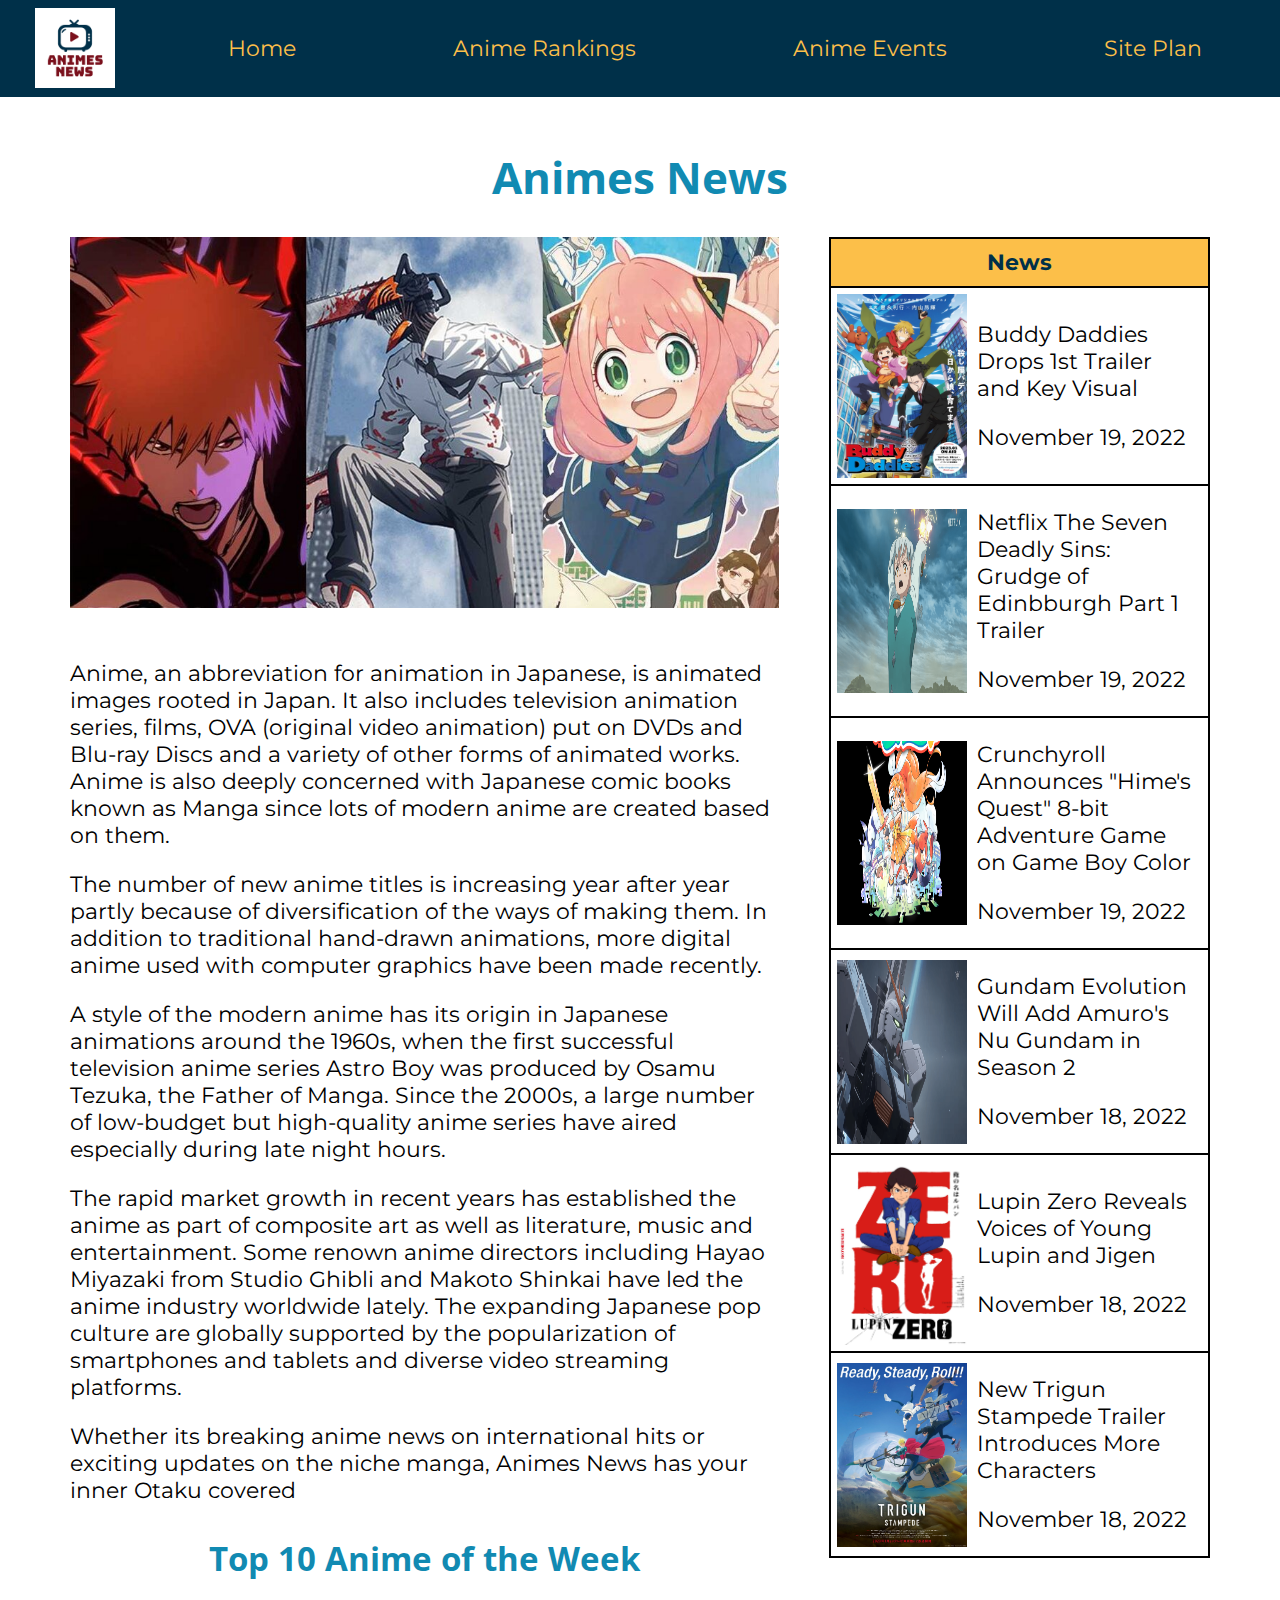
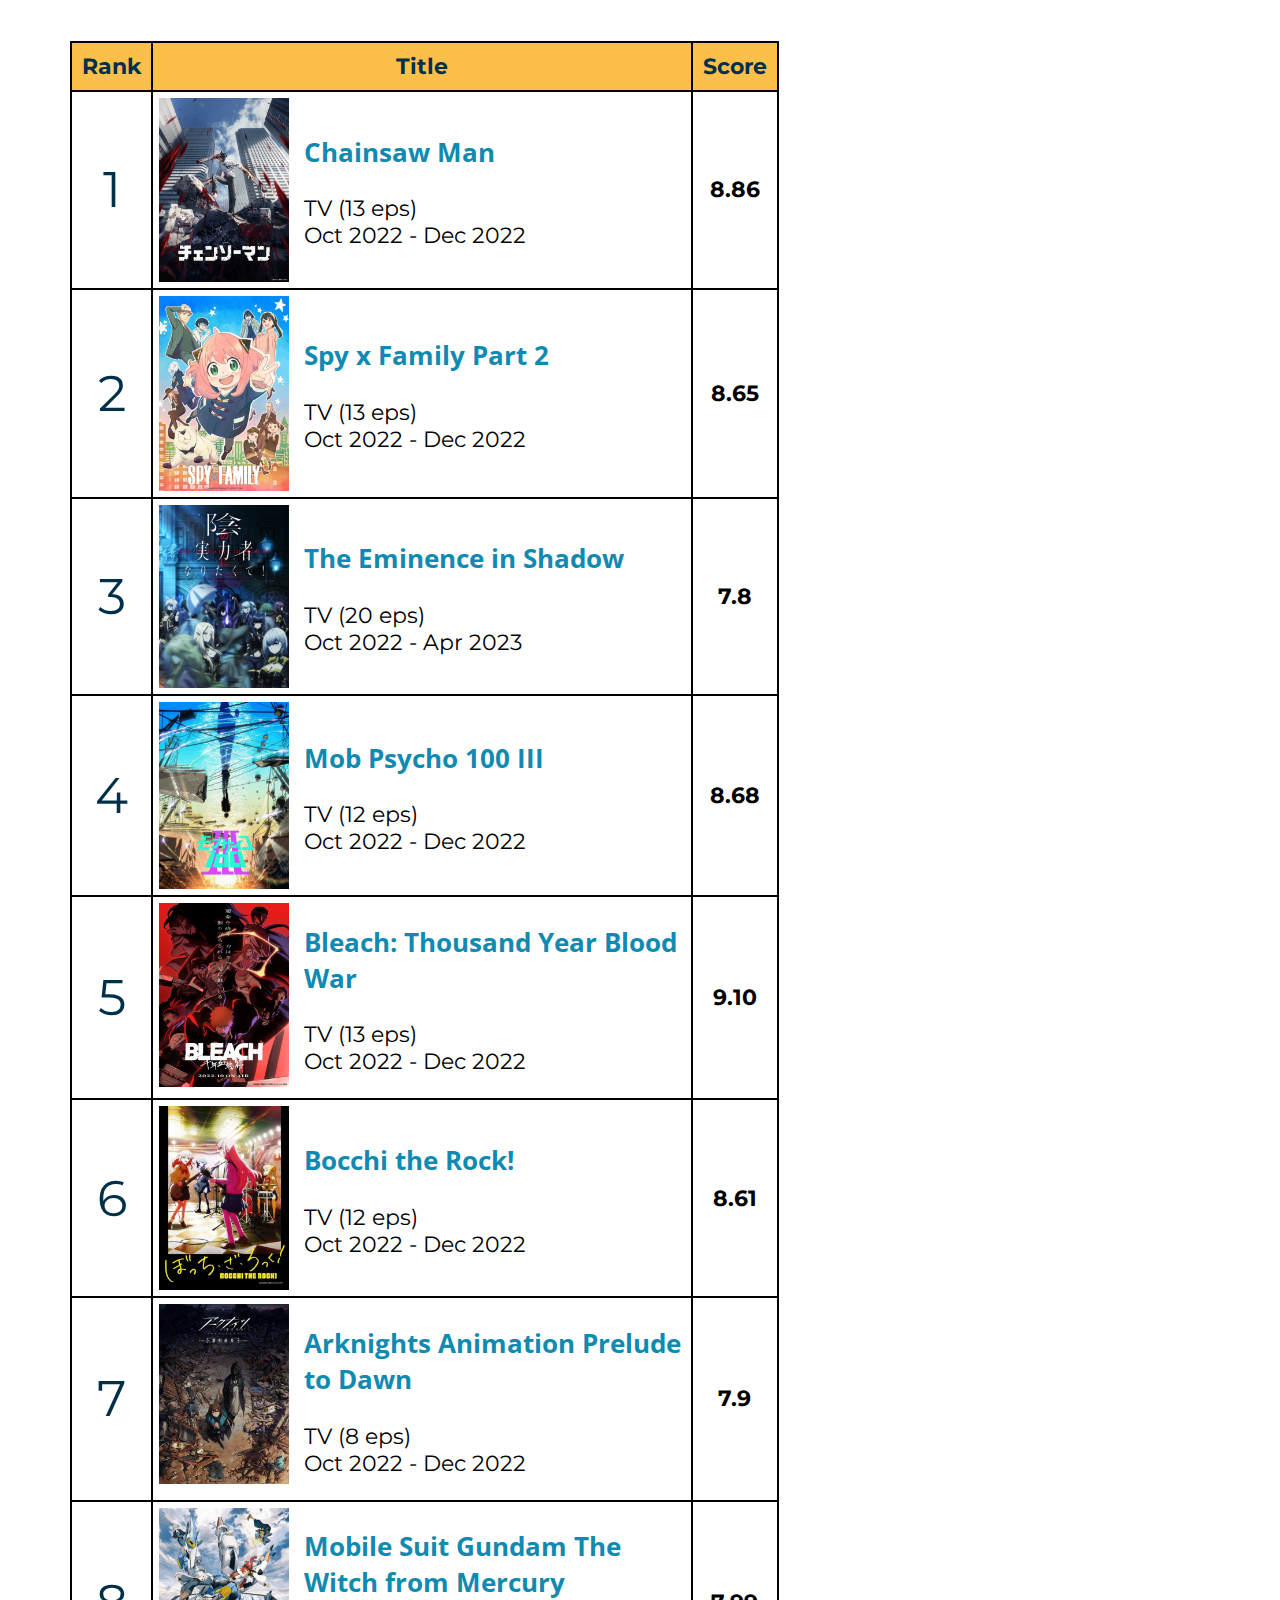
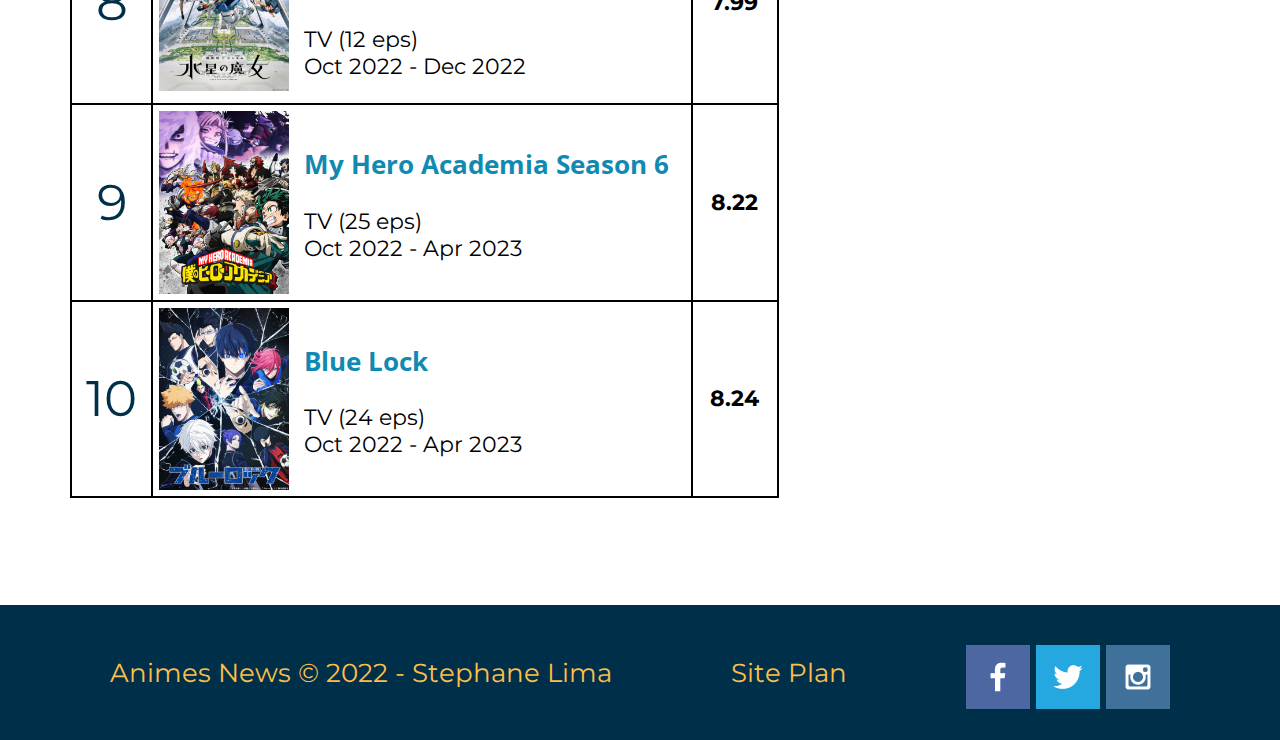
<file: Animes_News/index.html>
<!DOCTYPE html>
<html lang="en">
    <head>
        <meta charset="UTF-8">
        <meta http-equiv="X-UA-Compatible" content="IE=edge">
        <meta name="viewport" content="width=device-width, initial-scale=1.0">
        <title>Home</title>
        <link rel="stylesheet" href="styles/style.css">
    </head>
    <body>
        <button onclick="topFunction()" id="myBtn" title="Go to top">Top</button>
        <div id="content">
            <header>
                <a id="logo_link" href="index.html">
                    <img class="logo" src="images/Animes_News_Logo.png" alt="Animes News Logo">
                </a>
                
                <nav>
                    <a href="index.html">Home</a>
                    <a href="anime-rankings.html">Anime Rankings</a>
                    <a href="anime-events.html">Anime Events</a>
                    <a href="site-plan.html">Site Plan</a>
                </nav>
            </header>
            <main>
                <h1 class="home-title">Animes News</h1>

                <div class="home-grid">
                    <img src="images/rsz_1top-anime-fall-2022.jpg" alt="top anime fall 2022">
                    
                    <div class="paragraph">
                        <p>Anime, an abbreviation for animation in Japanese, is animated images rooted in Japan. It also includes television animation series, films, OVA (original video animation) put on DVDs and Blu-ray Discs and a variety of other forms of animated works. Anime is also deeply concerned with Japanese comic books known as Manga since lots of modern anime are created based on them.</p>
                        <p>The number of new anime titles is increasing year after year partly because of diversification of the ways of making them. In addition to traditional hand-drawn animations, more digital anime used with computer graphics have been made recently.</p>
                        <p>A style of the modern anime has its origin in Japanese animations around the 1960s, when the first successful television anime series Astro Boy was produced by Osamu Tezuka, the Father of Manga. Since the 2000s, a large number of low-budget but high-quality anime series have aired especially during late night hours.</p>  
                        <p>The rapid market growth in recent years has established the anime as part of composite art as well as literature, music and entertainment. Some renown anime directors including Hayao Miyazaki from Studio Ghibli and Makoto Shinkai have led the anime industry worldwide lately. The expanding Japanese pop culture are globally supported by the popularization of smartphones and tablets and diverse video streaming platforms.</p>
                        <p>Whether its breaking anime news on international hits or exciting updates on the niche manga, Animes News has your inner Otaku covered</p>
                    </div>

                    <h2 class="shaded">Top 10 Anime of the Week</h2>

                    <table class="table-ranking">
                        <tr class="table-header">
                            <th>Rank</th>
                            <th>Title</th>
                            <th class="score">Score</th>
                        </tr>
                        <tr>
                            <td class="rank-section">1</td>
                            <td class="align">
                                <img src="images/Chainsaw-Man.jpg" alt="Chainsaw Man poster">
                                <div>
                                    <h3 class="shaded">Chainsaw Man</h3>
                                    <p>TV (13 eps)<br>Oct 2022 - Dec 2022</p>
                                </div>
                            </td>
                            <th>8.86</th>
                        </tr>
                        <tr>
                            <td class="rank-section">2</td>
                            <td class="align">
                                <img src="images/Spy-x-Family-Part-2.jpg" alt="Spy x Family Part 2 poster">
                                <div>
                                    <h3 class="shaded">Spy x Family Part 2</h3>
                                    <p>TV (13 eps)<br>Oct 2022 - Dec 2022</p>
                                </div>
                            </td>
                            <th>8.65</th>
                        </tr>                   
                        <tr>
                            <td class="rank-section">3</td>
                            <td class="align">
                                <img src="images/The-Eminence-in-Shadow.jpg" alt="The Eminence in Shadow">
                                <div>
                                    <h3 class="shaded">The Eminence in Shadow</h3>
                                    <p>TV (20 eps)<br>Oct 2022 - Apr 2023</p>
                                </div>
                            </td>
                            <th>7.8</th>
                        </tr>
                        <tr>
                            <td class="rank-section">4</td>
                            <td class="align">
                                <img src="images/Mob-Psycho-100-III.jpg" alt="Mob Psycho 100 III poster">
                                <div>   
                                    <h3 class="shaded">Mob Psycho 100 III</h3>
                                    <p>TV (12 eps)<br>Oct 2022 - Dec 2022</p>
                                </div>
                            </td>
                            <th>8.68</th>
                        </tr>
                        <tr>
                            <td class="rank-section">5</td>
                            <td class="align">
                                <img src="images/Bleach-Thousand-Year-Blood-War.jpg" alt="Bleach Thousand Year Blood War Poster">
                                <div>
                                    <h3 class="shaded">Bleach: Thousand Year Blood War</h3>
                                    <p>TV (13 eps)<br>Oct 2022 - Dec 2022</p>
                                </div>
                            </td>
                            <th>9.10</th>
                        </tr>
                        <tr>
                            <td class="rank-section">6</td>
                            <td class="align">
                                <img src="images/Bocchi-the-Rock!.jpg" alt="Bocchi the Rock! poster">
                                <div>  
                                    <h3 class="shaded">Bocchi the Rock!</h3>
                                    <p>TV (12 eps)<br>Oct 2022 - Dec 2022</p>
                                </div>
                            </td>
                            <th>8.61</th>
                        </tr>
                        <tr>
                            <td class="rank-section">7</td>
                            <td class="align">
                                <img src="images/Arknights-Animation-Prelude-to-Dawn.jpg" alt="Arknights Animation Prelude to Dawn">
                                <div>
                                    <h3 class="shaded">Arknights Animation Prelude to Dawn</h3>
                                    <p>TV (8 eps)<br>Oct 2022 - Dec 2022</p>
                                </div>
                            </td>
                            <th>7.9</th>
                        </tr>
                        <tr>
                            <td class="rank-section">8</td>
                            <td class="align">
                                <img src="images/Mobile-Suit-Gundam-The-Witch-from-Mercury.jpg" alt="Mobile Suit Gundam The Witch from Mercury poster">
                                <div>
                                    <h3 class="shaded">Mobile Suit Gundam The Witch from Mercury</h3>
                                    <p>TV (12 eps)<br>Oct 2022 - Dec 2022</p>
                                </div>
                            </td>
                            <th>7.99</th>
                        </tr>
                        <tr>
                            <td class="rank-section">9</td>
                            <td class="align">
                                <img src="images/My-Hero-Academia-Season-6.jpg" alt="My Hero Academia Season 6 poster">
                                <div>
                                    <h3 class="shaded">My Hero Academia Season 6</h3>
                                    <p>TV (25 eps)<br>Oct 2022 - Apr 2023</p>
                                </div>
                            </td>
                            <th>8.22</th>
                        </tr>
                        <tr>
                            <td class="rank-section">10</td>
                            <td class="align">
                                <img src="images/Blue-Lock.jpg" alt="Blue Lock poster">
                                <div>
                                    <h3 class="shaded">Blue Lock</h3>
                                    <p>TV (24 eps)<br>Oct 2022 - Apr 2023</p>
                                </div>
                            </td>
                            <th>8.24</th>
                        </tr>
                    </table>

                    <br>

                    <aside><table class="table-news">
                        <tr class="table-header">
                            <th>News</th>
                        </tr>
                        <tr>
                            <td class="align">
                                <img src="images/buddydaddies_keyvisual1.jpg" alt="buddy daddies poster">
                                <div>
                                    <p>Buddy Daddies Drops 1st Trailer and Key Visual</p>
                                    <p>November 19, 2022</p>
                                </div>
                            </td>
                        </tr>
                        <tr>
                            <td class="align">
                                <img src="images/thesevendeadlysinsgrudgeofedinburghpart1_officialtrailerscreenshot.png" alt="The Seven Deadly Sins: Grudge of Edinbburgh Part 1">
                                <div>
                                    <p>Netflix The Seven Deadly Sins: Grudge of Edinbburgh Part 1 Trailer</p>
                                    <p>November 19, 2022</p>
                                </div>
                            </td>
                        </tr>
                        <tr>
                            <td class="align">
                                <img src="images/himes-quest-Keyart_PROMO-e1668844622901.png" alt="Hime's Quest Keyart">
                                <div>
                                    <p>Crunchyroll Announces "Hime's Quest" 8-bit Adventure Game on Game Boy Color</p>
                                    <p>November 19, 2022</p>
                                </div>
                            </td>
                        </tr>
                        <tr>
                            <td class="align">
                                <img src="images/gundamevolution_missionbriefingseason2screenshot-1.png" alt="Gundam Evolution Mission Briefing Season 2">
                                <div>
                                    <p>Gundam Evolution Will Add Amuro's Nu Gundam in Season 2</p>
                                    <p>November 18, 2022</p>
                                </div>
                            </td>
                        </tr>
                        <tr>
                            <td class="align">
                                <img src="images/FfxvSLtX0AIDa_i.jpeg" alt="Lupin Zero">
                                <div>
                                    <p>Lupin Zero Reveals Voices of Young Lupin and Jigen</p>
                                    <p>November 18, 2022</p>
                                </div>
                            </td>
                        </tr>
                        <tr>
                            <td class="align">
                                <img src="images/FfFsbTUaEAEBptK.jpeg" alt="Trigun Stampede poster">
                                <div>
                                    <p>New Trigun Stampede Trailer Introduces More Characters</p>
                                    <p>November 18, 2022</p>
                                </div>
                            </td>
                        </tr>
                    </table></aside>
                </div>

            </main>
            <footer>
                <p>Animes News &copy; 2022 - Stephane Lima</p>
                <p><a href="site-plan.html">Site Plan</a></p>

                <div class="social">
                    <a href="https://facebook.com" target="_blank">
                        <img src="images/facebook.png" alt="facebook icon">
                    </a>
                    <a href="https://twitter.com" target="_blank">
                        <img src="images/twitter.png" alt="twitter icon">
                    </a>
                    <a href="https://instagram.com" target="_blank">
                        <img src="images/instagram.png" alt="instagram icon">
                    </a>
                </div>

            </footer>
        </div>

        <script>
            // Get the button
            let mybutton = document.getElementById("myBtn");
            
            // When the user scrolls down 20px from the top of the document, show the button
            window.onscroll = function() {scrollFunction()};
            
            function scrollFunction() {
              if (document.body.scrollTop > 20 || document.documentElement.scrollTop > 20) {
                mybutton.style.display = "block";
              } else {
                mybutton.style.display = "none";
              }
            }
            
            // When the user clicks on the button, scroll to the top of the document
            function topFunction() {
              document.body.scrollTop = 0;
              document.documentElement.scrollTop = 0;
            }
        </script>
            
    </body>
</html>
</file>
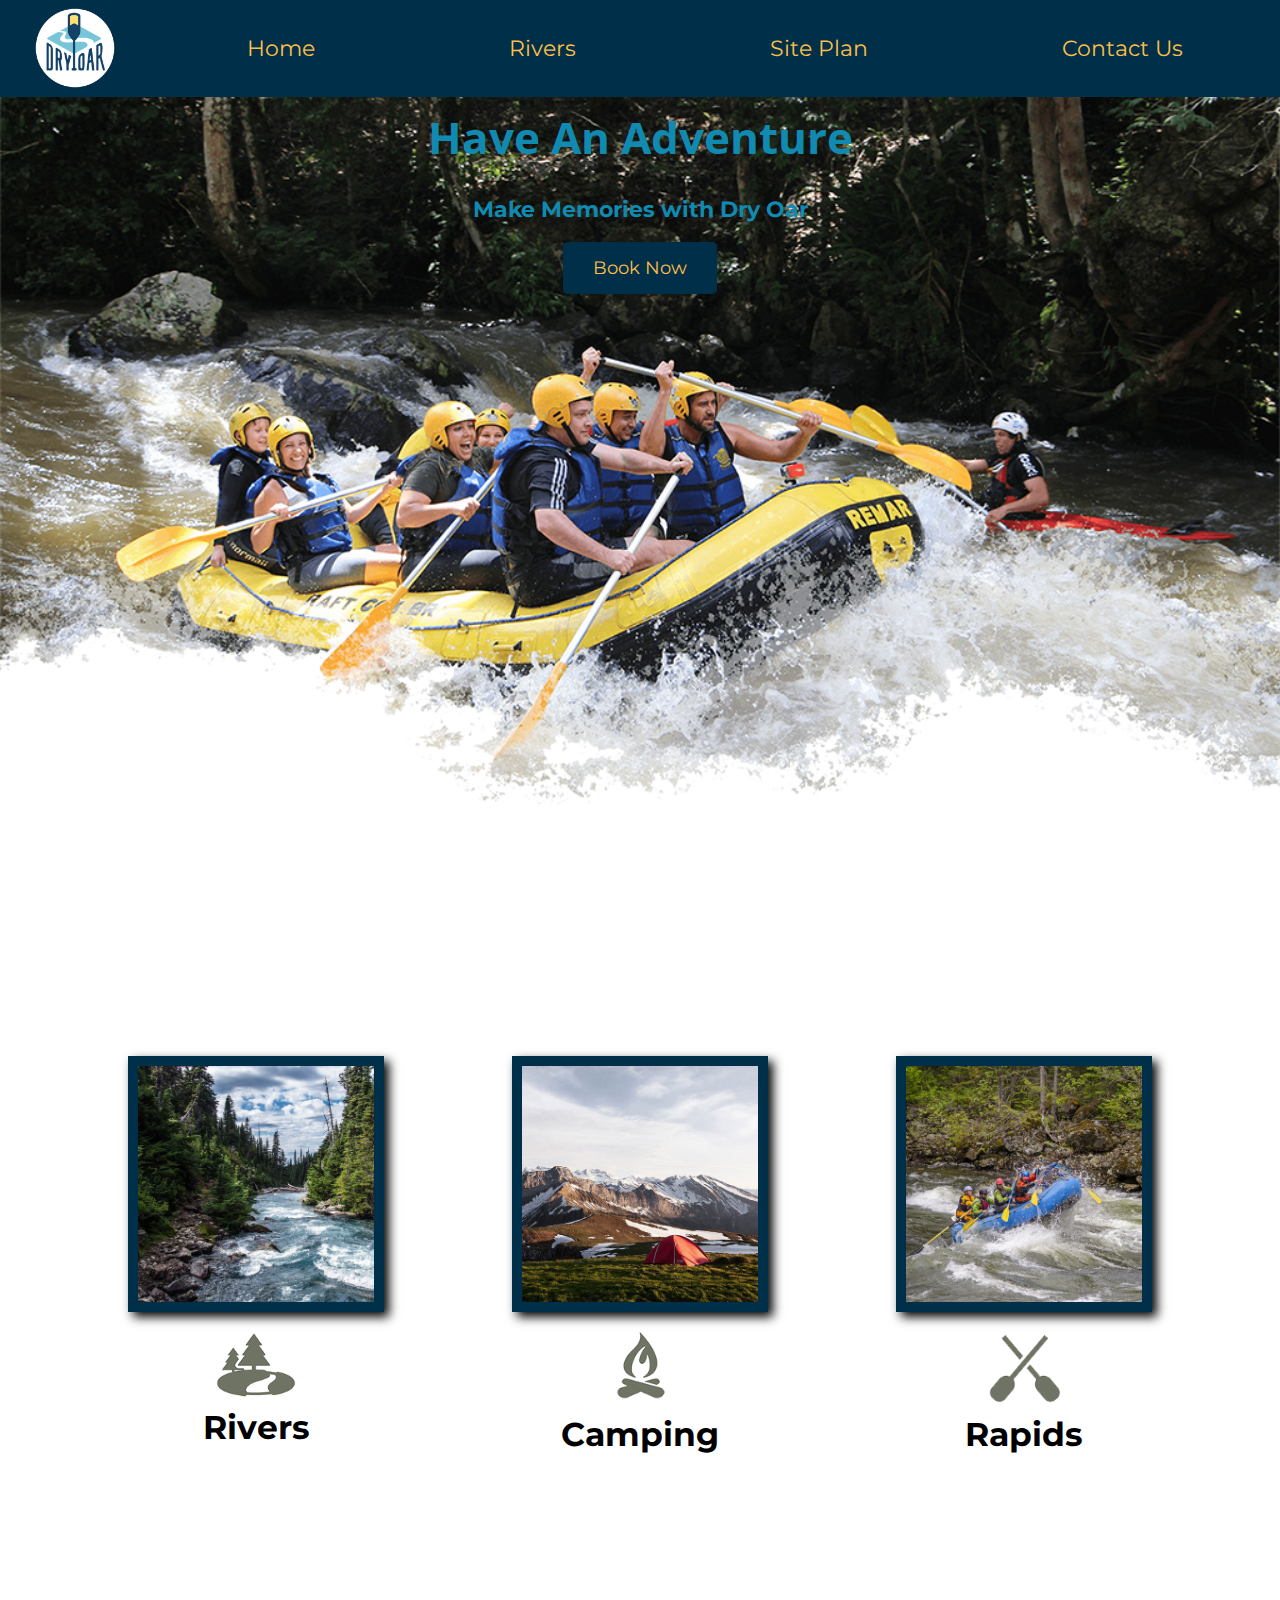
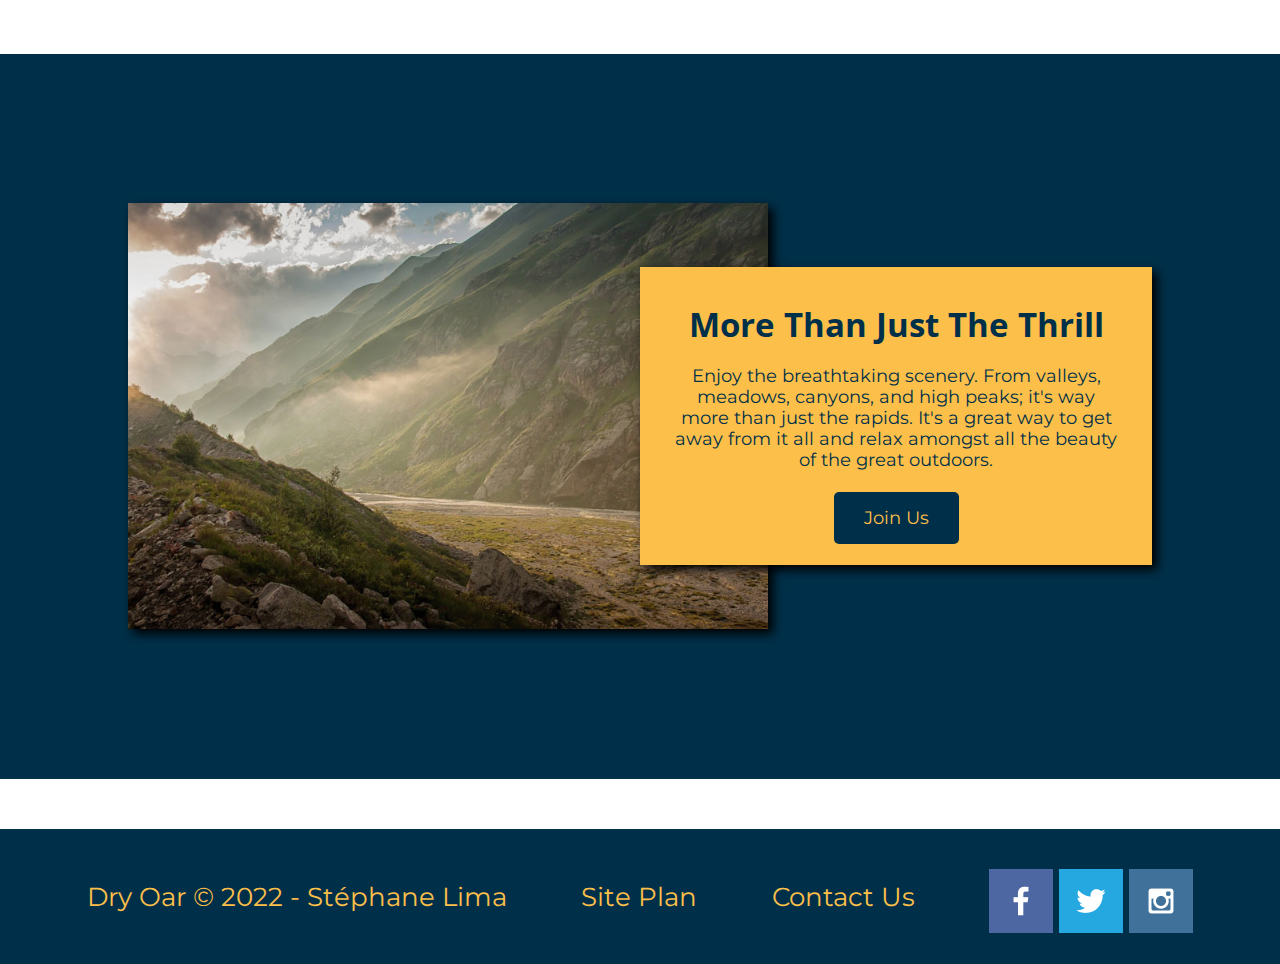
<file: wwr/index.html>
<!DOCTYPE html>
<html lang="en">
    <head>
        <meta charset="UTF-8">
        <meta http-equiv="X-UA-Compatible" content="IE=edge">
        <meta name="viewport" content="width=device-width, initial-scale=1.0">
        <title>Whitewater Rafting Vacations | Dry Oar Boating | Home</title>
        <link rel="stylesheet" href="styles/style.css">
    </head>
    
    <body>
        <div id="content">
            <header>
                <a id="logo_link" href="index.html">
                    <img class="logo" src="images/logo.png" alt="Dry Oar Logo">
                </a>
                
                <nav>
                    <a href="index.html">Home</a>
                    <a href="rivers.html">Rivers</a>
                    <a href="site-plan-rafting.html">Site Plan</a>
                    <a href="contactus.html">Contact Us</a>
                </nav>
            </header>
            
            <div id="hero">
                <div id="hero-box">
                    <img id="hero-img" src="images/hero.png" alt="People enjoying white water rafting">
                </div>
                
                <section id="hero-msg">
                    <h1 class="home-title">Have An Adventure</h1>
                    <h4>Make Memories with Dry Oar</h4>
                    <div class="button-box">
                        <a class="book" href="contactus.html">Book Now</a>
                    </div>
                </section>
            </div>
            
            <main class="home-grid">
                <section class="rivers-card">
                    <img class="card-img" src="images/rivers.jpg" alt="river in forest">
                    <img class="icon" src="images/river_icon.png" alt="river icon">
                    <h2>Rivers</h2>
                </section>
                
                <section class="camping-card">
                    <img class="card-img" src="images/camping.jpg" alt="tent in mountains">
                    <img class="icon" src="images/fire_icon.png" alt="fire icon">
                    <h2>Camping</h2>
                </section>
                
                <section class="rapids-card">
                    <img class="card-img" src="images/rapids.jpg" alt="rafting boat">
                    <img class="icon" src="images/oars.png" alt="oars icon">
                    <h2>Rapids</h2>
                </section>
                
                <div id="background"></div>
                <img class="mountains" src="images/mountains.jpg" alt="Misty mountains">
                
                <section class="msg">
                    <h2>More Than Just The Thrill</h2>
                    <p>Enjoy the breathtaking scenery. From valleys, meadows, canyons, and high peaks; it's way more than just the rapids. It's a great way to get away from it all and relax amongst all the beauty of the great outdoors.</p>
                    <a class="join" href="rivers.html">Join Us</a>
                </section>
            </main>
            
            <footer>
                <p>Dry Oar &copy; 2022 - Stéphane Lima</p>
                <p><a href="site-plan-rafting.html">Site Plan</a></p>
                <p><a href="contactus.html">Contact Us</a></p>
                
                <div class="social">
                    <a href="https://facebook.com" target="_blank"> 
                        <img src="images/facebook.png" alt="fb icon">
                    </a>
                    <a href="https://twitter.com" target="_blank">
                        <img src="images/twitter.png" alt="twitter icon">
                    </a>
                    <a href="https://instagram.com" target="_blank">
                        <img src="images/instagram.png" alt="instagram icon">
                    </a>
                </div>
            
            </footer>
        </div>
    </body>
</html>
</file>
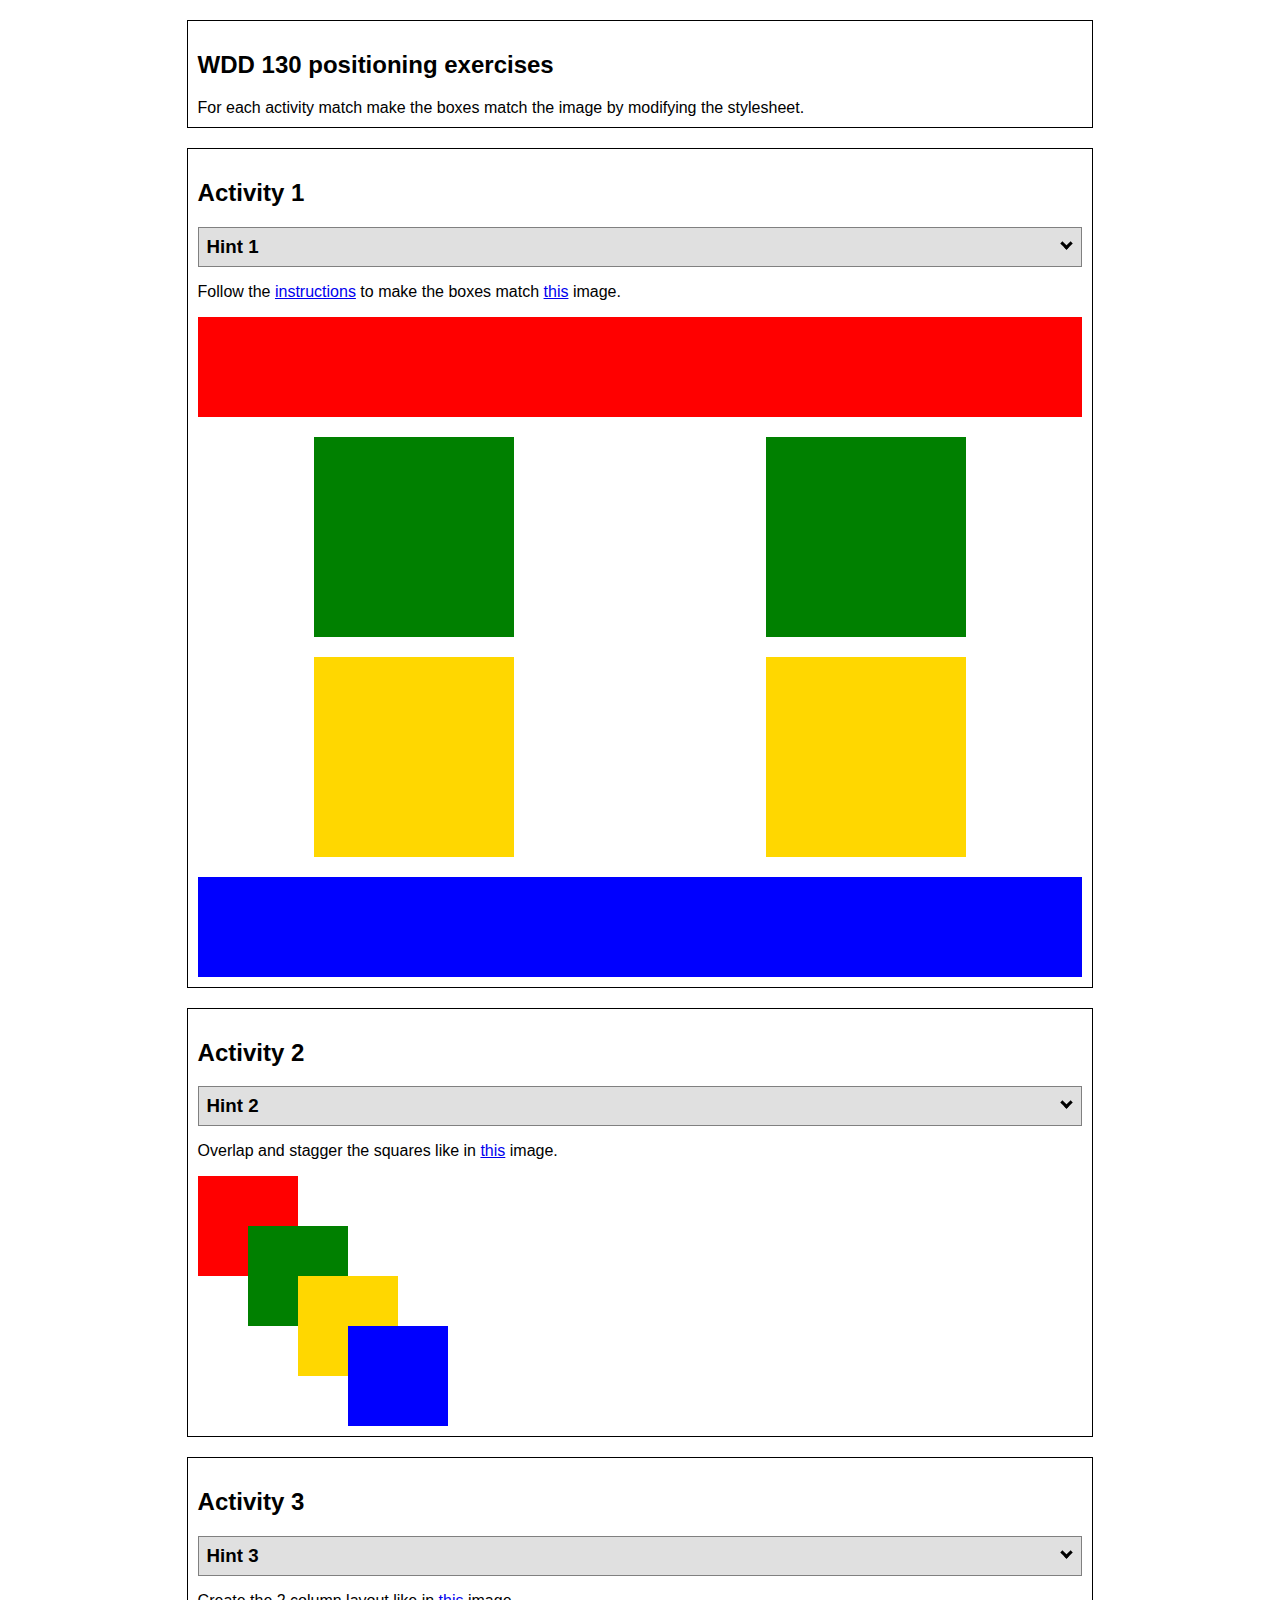
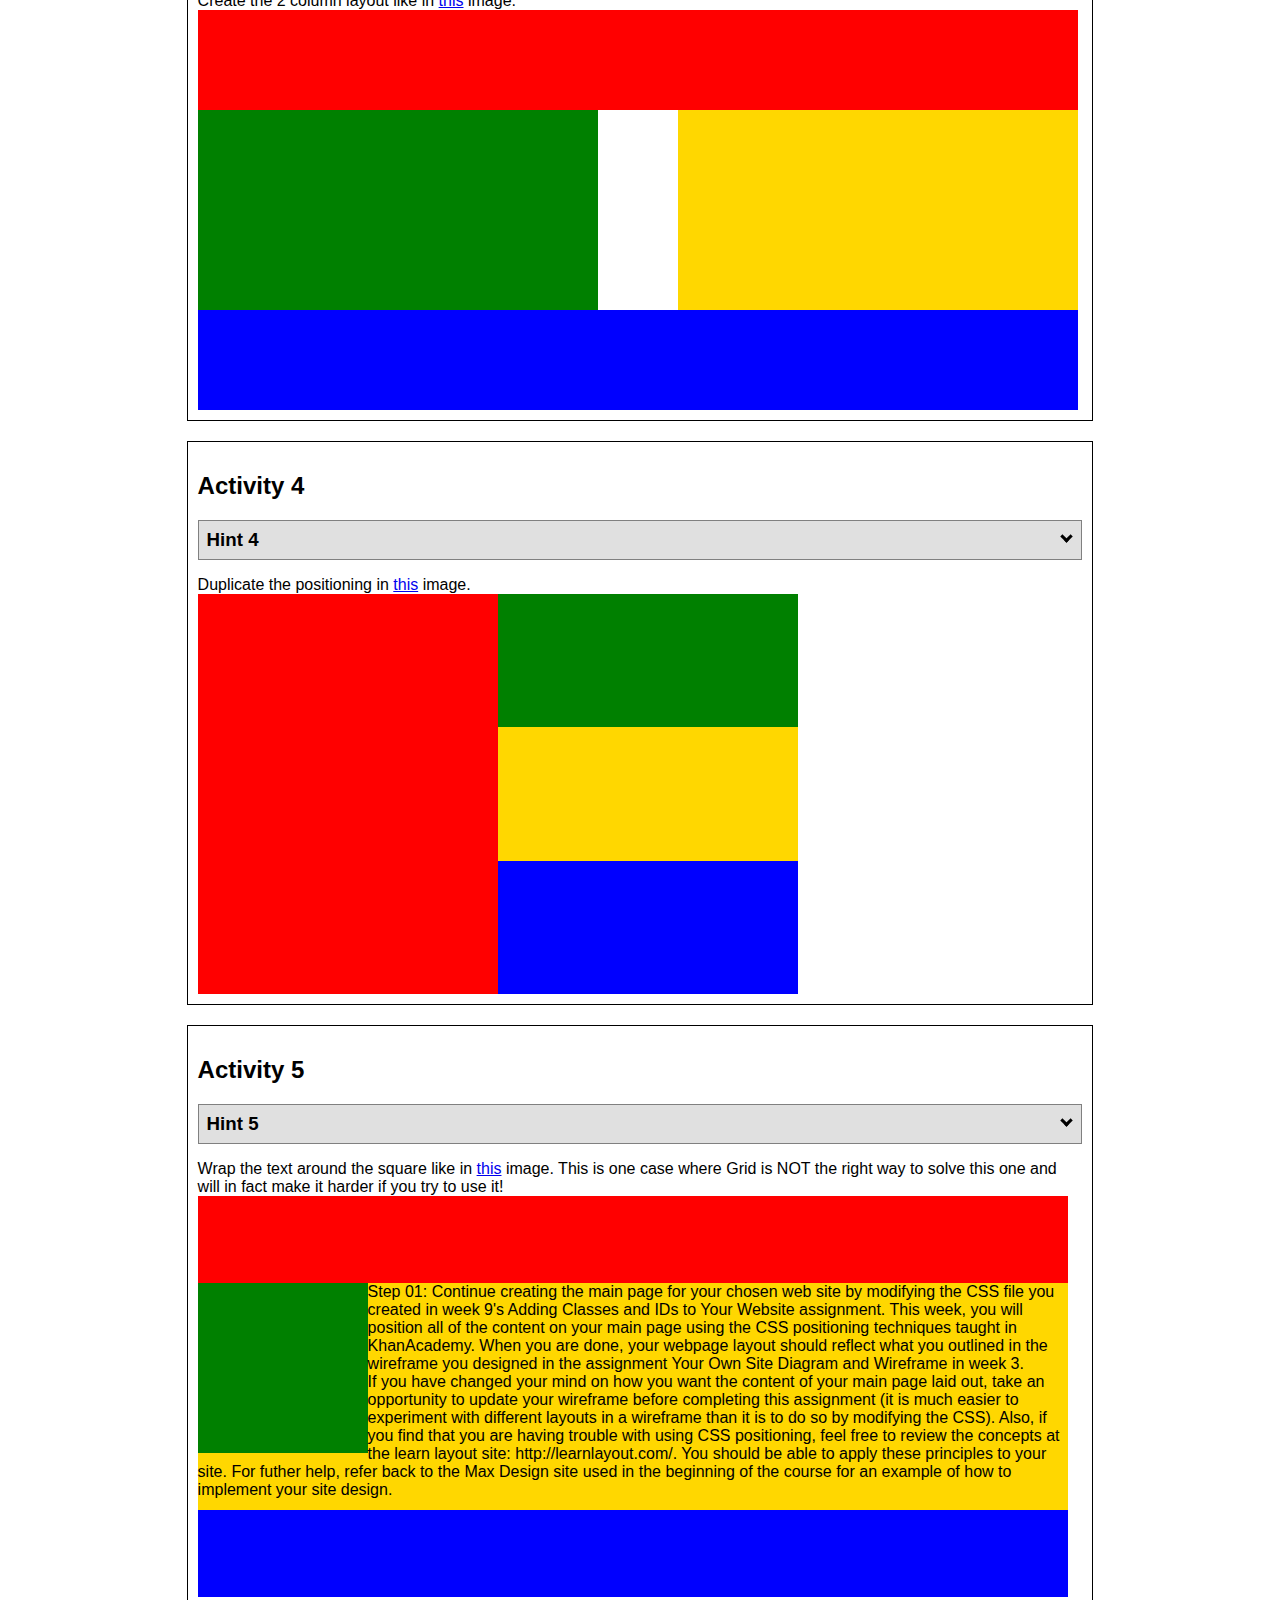
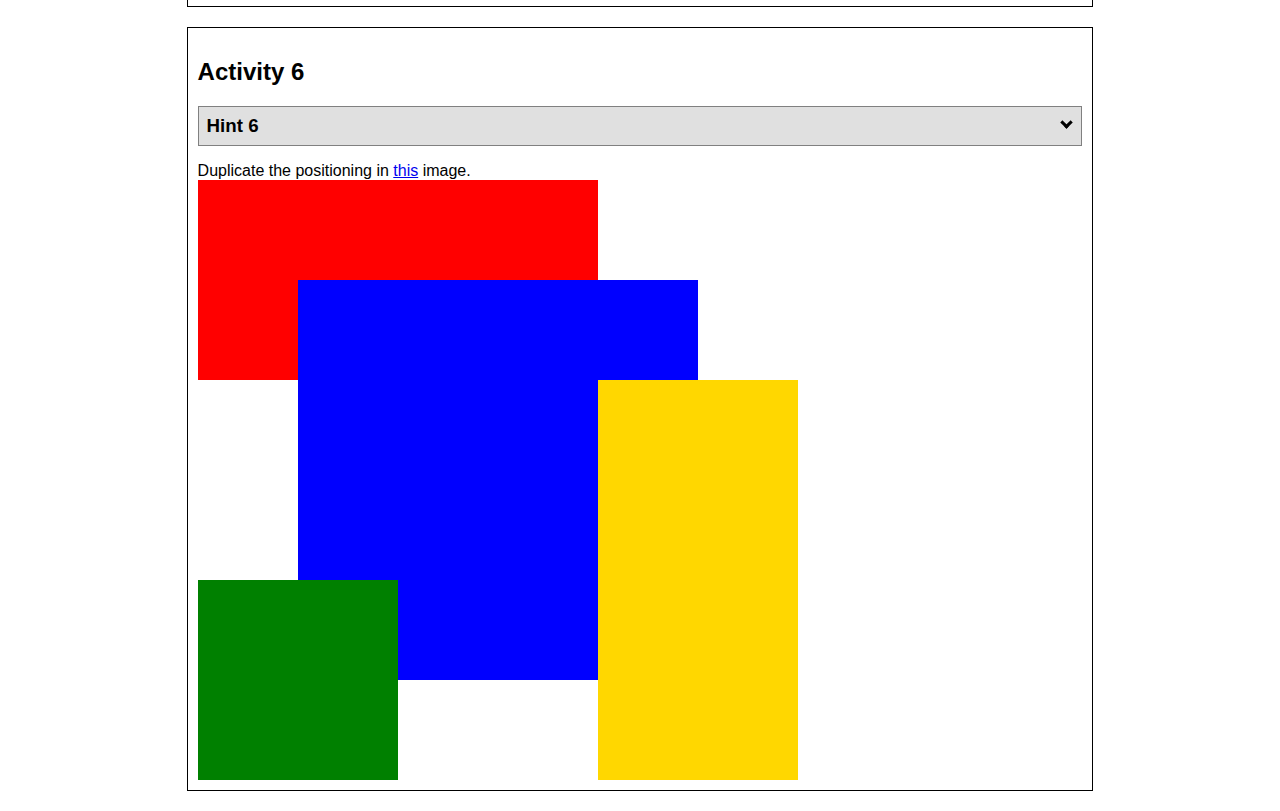
<file: positioning.html>
<!DOCTYPE html>
<html lang="en">
  <head>
    <!-- HTML - Name: positioning.html -->
    <title>Positioning Activity</title>
    <link rel="stylesheet" type="text/css" href="positionstyles.css" />
  </head>
  <body>
    <div class="activity">
      <h2>WDD 130 positioning exercises</h2>
      For each activity match make the boxes match the image by modifying the stylesheet.</div>
    <div class="activity">
      <h2>Activity 1</h2>
      <section class="hint"><input type="checkbox" ><i></i> <h3>Hint 1</h3><div><p>Check out the <a href="https://byui-wdd.github.io/wdd130/activities/w06-css-positioning.html" target="_blank">activity instructions</a> in Ilearn!</p></div></section>
      <p>Follow the <a href="https://byui-wdd.github.io/wdd130/activities/w06-css-positioning.html" target="_blank">instructions</a> to make the boxes match  <a href="https://byui-wdd.github.io/wdd130/images/example1.png" target="_blank">this</a> image.</p>
      <div class="content1" >
        <div class="red1" ></div>
        <div class="green1" ></div>
        <div class="green1" ></div>
        <div class="yellow1"></div>
        <div class="yellow1"></div>
        <div class="blue1"></div>
      </div>
    </div>
    <div class="activity">
      <h2>Activity 2</h2>
      <section class="hint"><input type="checkbox" > <h3>Hint 2</h3><i></i><div><p>Remember that the best way to shift elements around slightly on the page is with Margins.  You could also use Grid.  Either would work for this. If you choose margin, you can use a <em>negative</em> margin. (ie margin-top: -20px;)</p><h4>Properties used:</h4><ul><li>margin-top, margin-left</li><li>...or...</li><li>grid-template-columns: 50px 50px 50px 50px 50px </li></ul></div></section>
      <p>Overlap and stagger the squares like in <a href="https://byui-wdd.github.io/wdd130/images/example2.png" target="_blank">this</a> image.</p>
      <div class="content2" >
        <div class="red2" ></div>
        <div class="green2" ></div>
        <div class="yellow2"></div>
        <div class="blue2"></div>
      </div>
    </div>
    <div class="activity">
      <h2>Activity 3</h2>
      <section class="hint"><input type="checkbox" > <h3>Hint 3</h3><i></i><div><p>This one is going to be best solved with CSS Grid. Remember to make the boxes the right width first...then start moving them around. </p><h4>Properties used:</h4><ul><li>display:grid;</li><li>grid-template-columns:</li><li>grid-column-gap:</li>
        <li>grid-column:</li>  </ul></div></section>
      Create the 2 column layout like in <a href="https://byui-wdd.github.io/wdd130/images/example3.png" target="_blank">this</a>  image.
      <div class="content3" >
        <div class="red3" ></div>
        <div class="green3" ></div>
        <div class="yellow3"></div>
        <div class="blue3"></div>
      </div>
    </div>
    <div class="activity">
      <h2>Activity 4</h2>
      <section class="hint"><input type="checkbox" > <h3>Hint 4</h3><i></i><div><p>For the others we have been primarily concerned with width. For this one you will need to adjust height as well. </p><h4>Properties used:</h4><ul><li>display:grid;</li><li>grid-template-columns:</li><li>grid-row:</li></ul></div></section>
      Duplicate the positioning in <a href="https://byui-wdd.github.io/wdd130/images/example4.png" target="_blank">this</a> image. 
      <div class="content4" >
        <div class="red4" ></div>
        <div class="green4" ></div>
        <div class="yellow4"></div>
        <div class="blue4"></div>
      </div>
    </div>

    <div class="activity">
      <h2>Activity 5</h2>
      <section class="hint"><input type="checkbox" > <h3>Hint 5</h3><i></i><div><p>Grid is <strong>not</strong> the right way to do this.  In fact there is only one way to really do that...and that is with float. Remember that we float the thing we want the text to wrap around.  Also remember to start by making all the shapes the right size and shape.</p><h4>Properties used:</h4><ul><li>float: left;</li></ul></div></section>
      Wrap the text around the square like in <a href="https://byui-wdd.github.io/wdd130/images/example5.png" target="_blank">this</a> image. This is one case where Grid is NOT the right way to solve this one and will in fact make it harder if you try to use it!
      <div class="content5" >
        <div class="red5" ></div>
        <div class="green5" ></div>
        <div class="yellow5">Step 01: Continue creating the main page for your chosen web site by modifying the CSS file you created in week 9's Adding Classes and IDs to Your Website assignment. This week, you will position all of the content on your main page using the CSS positioning techniques taught in KhanAcademy. When you are done, your webpage layout should reflect what you outlined in the wireframe you designed in the assignment Your Own Site Diagram and Wireframe in week 3. <br />
          If you have changed your mind on how you want the content of your main page laid out, take an opportunity to update your wireframe before completing this assignment (it is much easier to experiment with different layouts in a wireframe than it is to do so by modifying the CSS). Also, if you find that you are having trouble with using CSS positioning, feel free to review the concepts at the learn layout site: http://learnlayout.com/. You should be able to apply these principles to your site. For futher help, refer back to the Max Design site used in the beginning of the course for an example of how to implement your site design.</div>
        <div class="blue5"></div>
      </div>
    </div>
    <div class="activity">
      <h2>Activity 6</h2>
      <section class="hint"><input type="checkbox" > <h3>Hint 6</h3><i></i><div><p>This one is all about visualizing the grid behind the layout. If you are having a hard time doing that first: all the sizes are even multiples of 100, and second here is another example with the lines drawn: <a href="https://byui-wdd.github.io/wdd130/images/example6-hint.png" target="_blank">example 6 with lines</a>. For this one you will find it easiest if you use px for the column width. You can also use <kbd>z-index</kbd> to control the element layering.    </p><h4>Properties used:</h4><ul><li>display:grid;</li><li>grid-template-columns:</li><li>grid-column:</li><li>grid-row:</li><li><a href="https://www.w3schools.com/cssref/pr_pos_z-index.asp" target="_blank">z-index:</a></li></ul></div></section>
      Duplicate the positioning in <a href="https://byui-wdd.github.io/wdd130/images/example6.png" target="_blank">this</a> image.
      <div class="content6" >
        <div class="red6" ></div>
        <div class="green6" ></div>
        <div class="yellow6"></div>
        <div class="blue6"></div>
      </div>
    </div>
  </body>
</html>
</file>
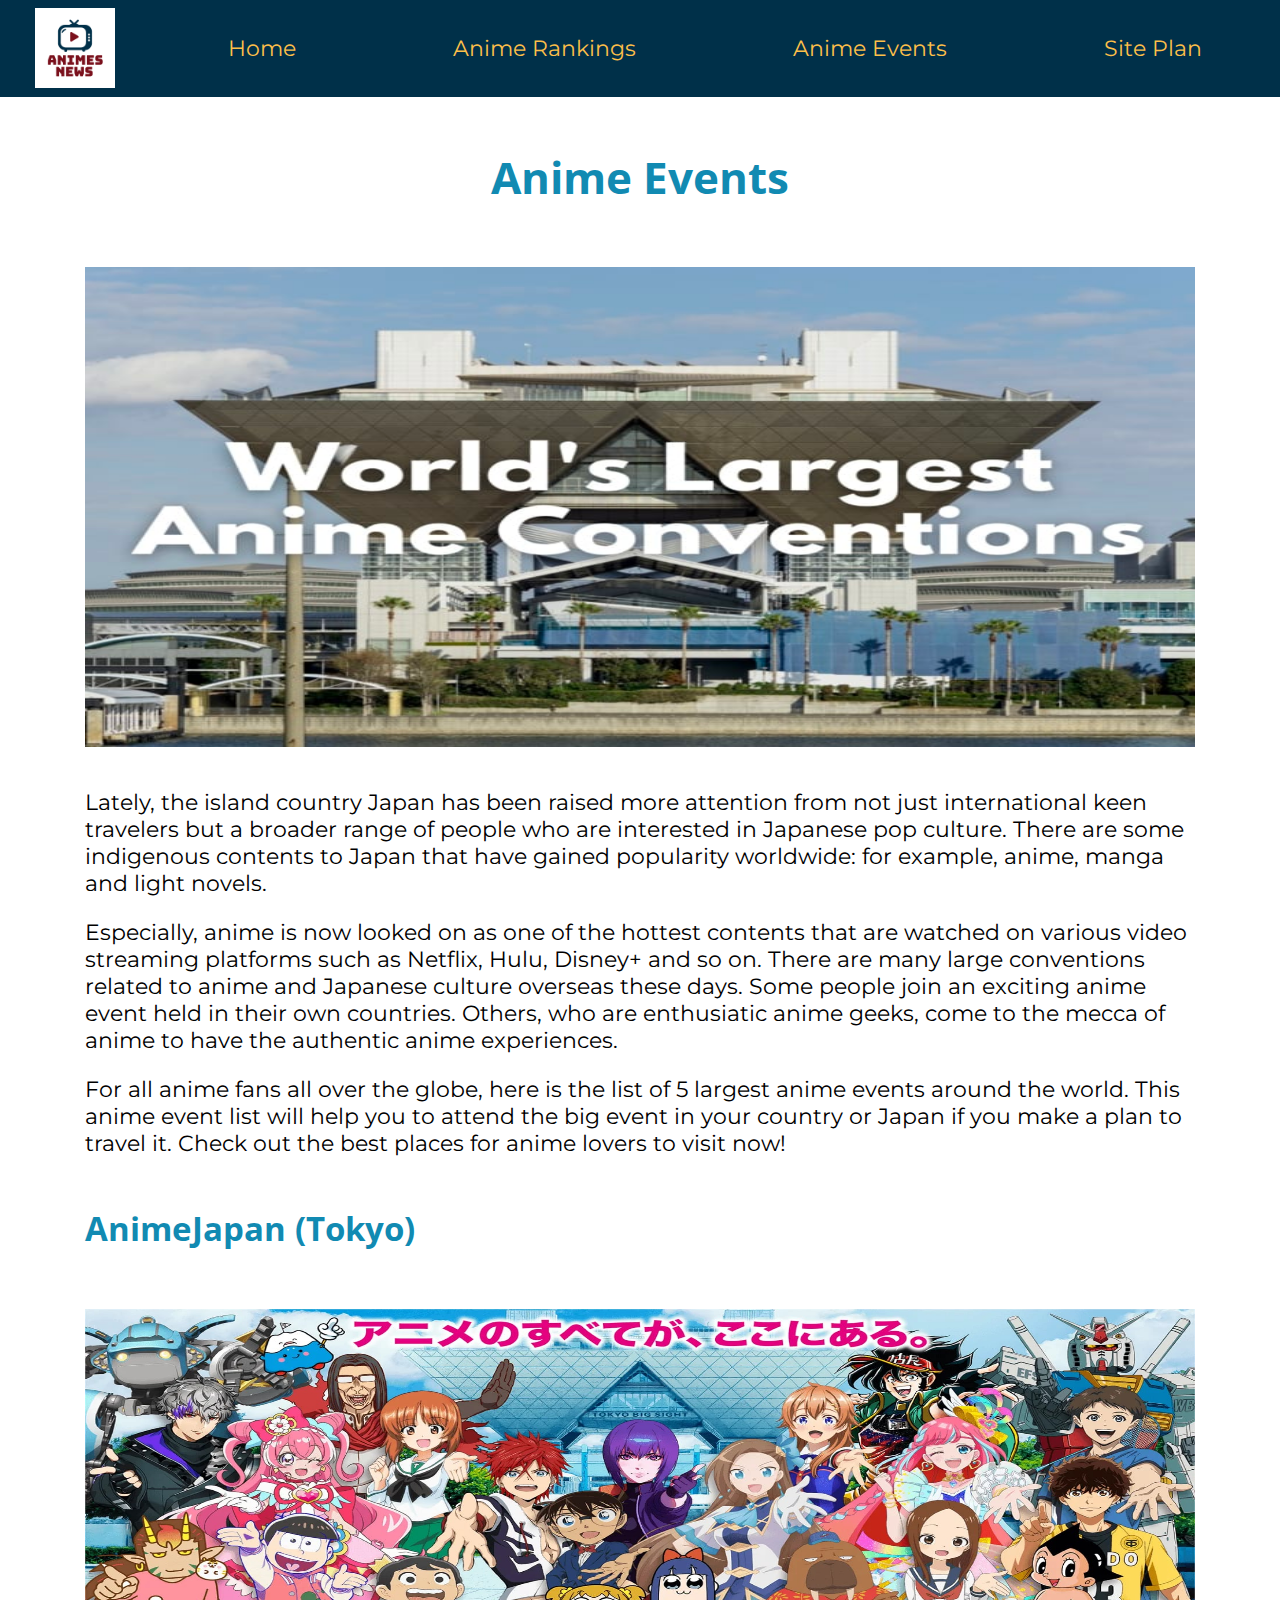
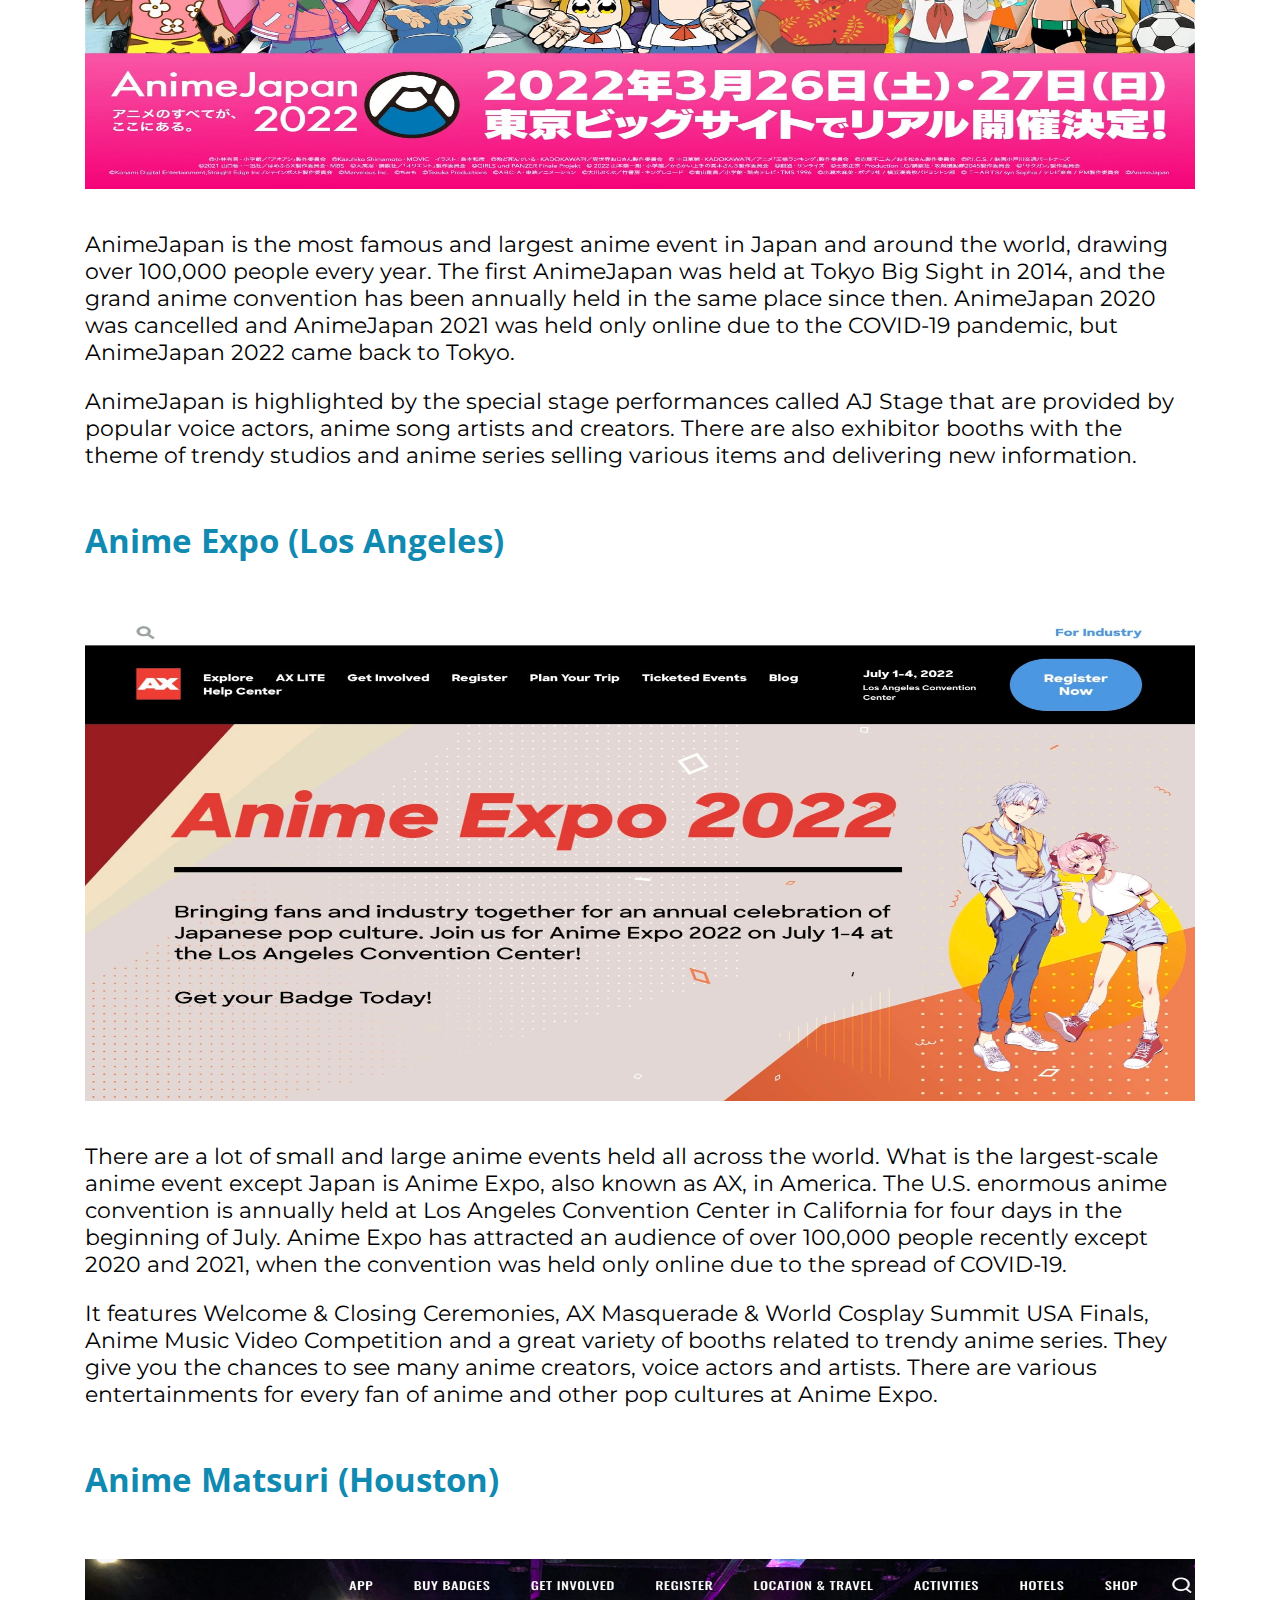
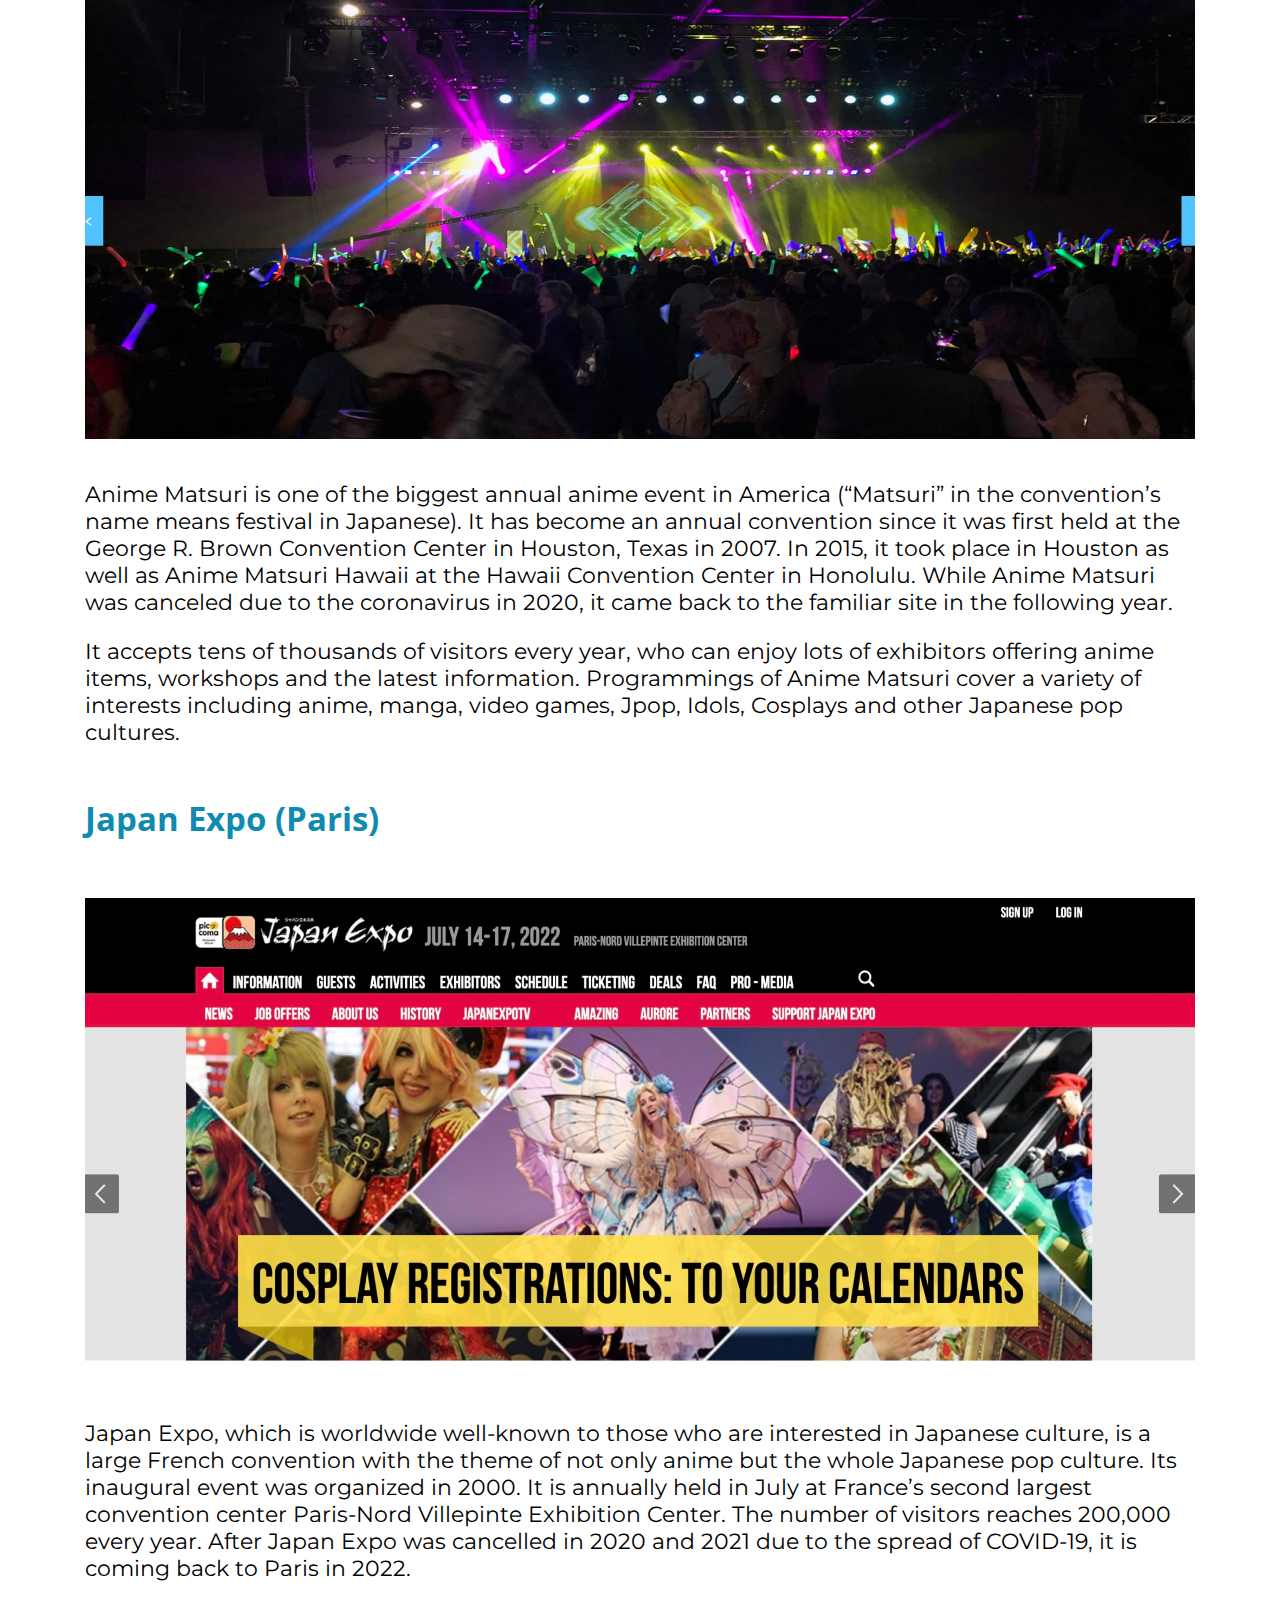
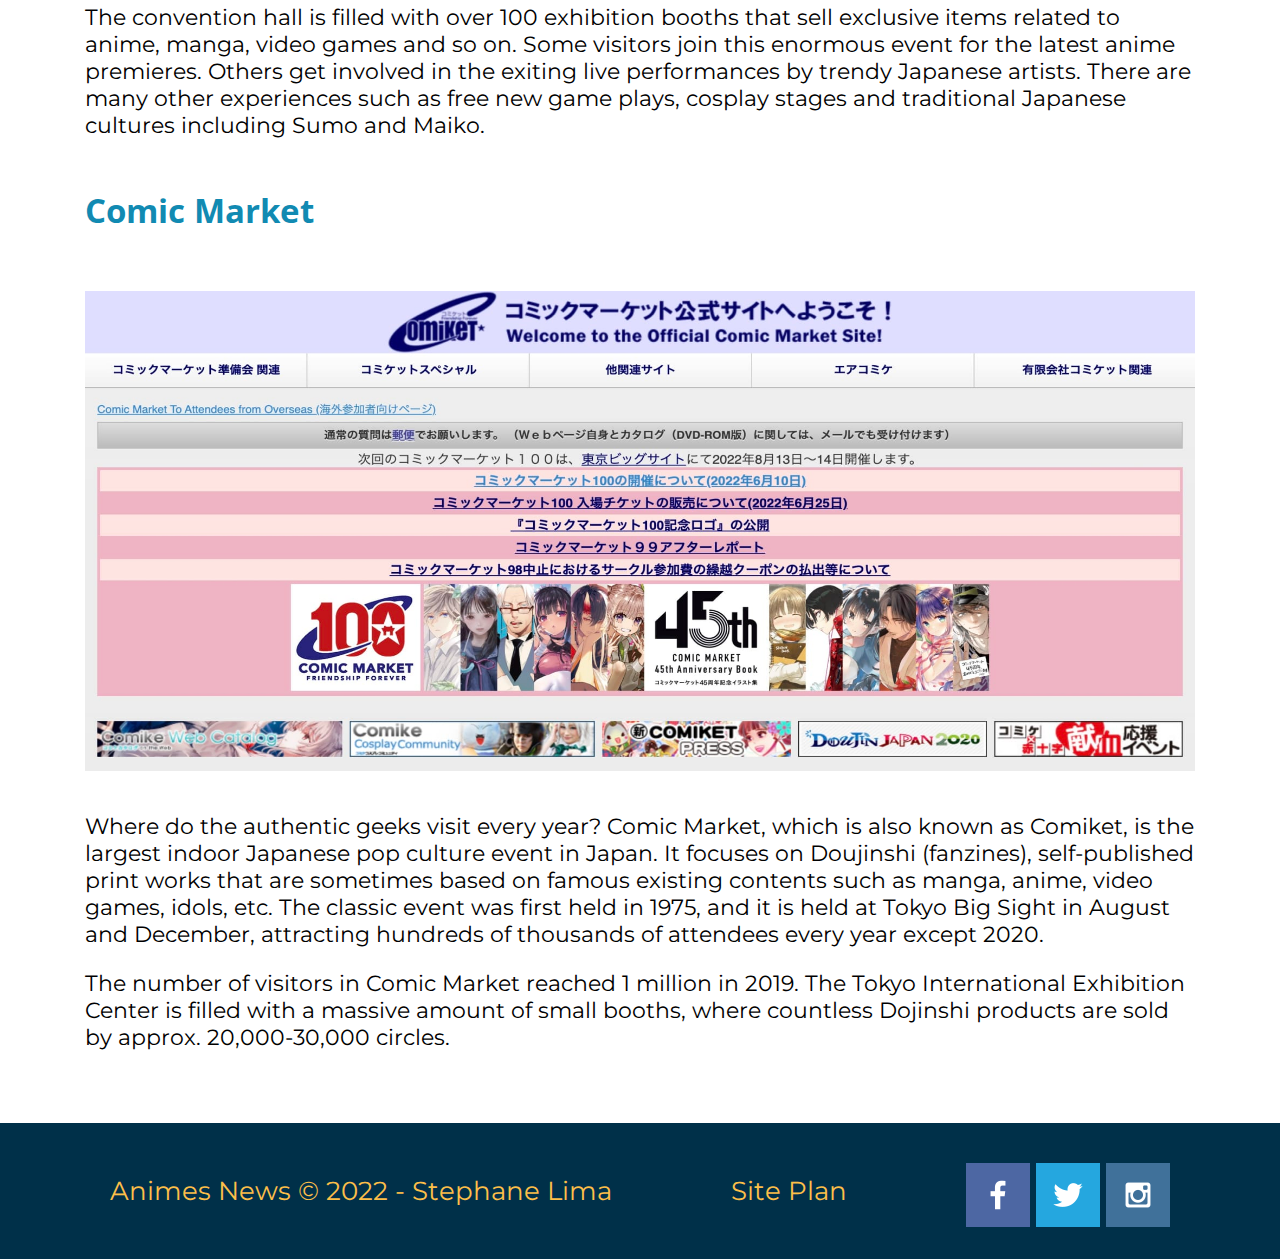
<file: Animes_News/anime-events.html>
<!DOCTYPE html>
<html lang="en">
    <head>
        <meta charset="UTF-8">
        <meta http-equiv="X-UA-Compatible" content="IE=edge">
        <meta name="viewport" content="width=device-width, initial-scale=1.0">
        <title>Anime Events</title>
        <link rel="stylesheet" href="styles/style.css">
    </head>
    <body>
        <button onclick="topFunction()" id="myBtn" title="Go to top">Top</button>
        <div id="content">
            <header>
                <a id="logo_link" href="index.html">
                    <img class="logo" src="images/Animes_News_Logo.png" alt="Animes News Logo">
                </a>
                
                <nav>
                    <a href="index.html">Home</a>
                    <a href="anime-rankings.html">Anime Rankings</a>
                    <a href="anime-events.html">Anime Events</a>
                    <a href="site-plan.html">Site Plan</a>
                </nav>
            </header>
            
            <main class="anime-events-page">
                <h1 class="home-title">Anime Events</h1>

                <div class="event-grid">
                    <img src="images/Worlds-Anime-Events-768x573.jpg" alt="Worlds Anime Events">
                    
                    <div class="anime-events-paragraph">
                        <p>Lately, the island country Japan has been raised more attention from not just international keen travelers but a broader range of people who are interested in Japanese pop culture. There are some indigenous contents to Japan that have gained popularity worldwide: for example, anime, manga and light novels.</p>
                        <p>Especially, anime is now looked on as one of the hottest contents that are watched on various video streaming platforms such as Netflix, Hulu, Disney+ and so on. There are many large conventions related to anime and Japanese culture overseas these days. Some people join an exciting anime event held in their own countries. Others, who are enthusiatic anime geeks, come to the mecca of anime to have the authentic anime experiences.</p>
                        <p>For all anime fans all over the globe, here is the list of 5 largest anime events around the world. This anime event list will help you to attend the big event in your country or Japan if you make a plan to travel it. Check out the best places for anime lovers to visit now!</p>
                    </div>

                    <h2 class="shaded">AnimeJapan (Tokyo)</h2>
                    <img src="images/AnimeJapan-2022.jpg" alt="AnimeJapan poster">
                    <div class="anime-events-paragraph">
                        <p>AnimeJapan is the most famous and largest anime event in Japan and around the world, drawing over 100,000 people every year. The first AnimeJapan was held at Tokyo Big Sight in 2014, and the grand anime convention has been annually held in the same place since then. AnimeJapan 2020 was cancelled and AnimeJapan 2021 was held only online due to the COVID-19 pandemic, but AnimeJapan 2022 came back to Tokyo.</p>
                        <p>AnimeJapan is highlighted by the special stage performances called AJ Stage that are provided by popular voice actors, anime song artists and creators. There are also exhibitor booths with the theme of trendy studios and anime series selling various items and delivering new information.</p>
                    </div>

                    <h2 class="shaded">Anime Expo (Los Angeles)</h2>
                    <img src="images/Anime-Expo-2048x1255.jpg" alt="Anime Expo website">
                    <div class="anime-events-paragraph">
                        <p>There are a lot of small and large anime events held all across the world. What is the largest-scale anime event except Japan is Anime Expo, also known as AX, in America. The U.S. enormous anime convention is annually held at Los Angeles Convention Center in California for four days in the beginning of July. Anime Expo has attracted an audience of over 100,000 people recently except 2020 and 2021, when the convention was held only online due to the spread of COVID-19.</p>
                        <p>It features Welcome & Closing Ceremonies, AX Masquerade & World Cosplay Summit USA Finals, Anime Music Video Competition and a great variety of booths related to trendy anime series. They give you the chances to see many anime creators, voice actors and artists. There are various entertainments for every fan of anime and other pop cultures at Anime Expo.</p>
                    </div>
    
                    <h2 class="shaded">Anime Matsuri (Houston)</h2>
                    <img src="images/Anime-Matsuri-2048x1151.jpg" alt="Anime Matsuri website">
                    <div class="anime-events-paragraph">
                        <p>Anime Matsuri is one of the biggest annual anime event in America (“Matsuri” in the convention’s name means festival in Japanese). It has become an annual convention since it was first held at the George R. Brown Convention Center in Houston, Texas in 2007. In 2015, it took place in Houston as well as Anime Matsuri Hawaii at the Hawaii Convention Center in Honolulu. While Anime Matsuri was canceled due to the coronavirus in 2020, it came back to the familiar site in the following year.</p>
                        <p>It accepts tens of thousands of visitors every year, who can enjoy lots of exhibitors offering anime items, workshops and the latest information. Programmings of Anime Matsuri cover a variety of interests including anime, manga, video games, Jpop, Idols, Cosplays and other Japanese pop cultures.</p>
                    </div>
                
                    <h2 class="shaded">Japan Expo (Paris)</h2>
                    <img src="images/Japan-Expo-2048x860.jpg" alt="AnimeJapan website">
                    <div class="anime-events-paragraph">
                        <p>Japan Expo, which is worldwide well-known to those who are interested in Japanese culture, is a large French convention with the theme of not only anime but the whole Japanese pop culture. Its inaugural event was organized in 2000. It is annually held in July at France’s second largest convention center Paris-Nord Villepinte Exhibition Center. The number of visitors reaches 200,000 every year. After Japan Expo was cancelled in 2020 and 2021 due to the spread of COVID-19, it is coming back to Paris in 2022.</p>
                        <p>The convention hall is filled with over 100 exhibition booths that sell exclusive items related to anime, manga, video games and so on. Some visitors join this enormous event for the latest anime premieres. Others get involved in the exiting live performances by trendy Japanese artists. There are many other experiences such as free new game plays, cosplay stages and traditional Japanese cultures including Sumo and Maiko.</p>
                    </div>
                
                    <h2 class="shaded">Comic Market</h2>
                    <img src="images/Comic-Market-Comiket-2048x937.jpg" alt="Comic Market website">
                    <div class="anime-events-paragraph">
                        <p>Where do the authentic geeks visit every year? Comic Market, which is also known as Comiket, is the largest indoor Japanese pop culture event in Japan. It focuses on Doujinshi (fanzines), self-published print works that are sometimes based on famous existing contents such as manga, anime, video games, idols, etc. The classic event was first held in 1975, and it is held at Tokyo Big Sight in August and December, attracting hundreds of thousands of attendees every year except 2020.</p>
                        <p>The number of visitors in Comic Market reached 1 million in 2019. The Tokyo International Exhibition Center is filled with a massive amount of small booths, where countless Dojinshi products are sold by approx. 20,000-30,000 circles.</p>
                    </div>
                </div>
            </main>

            <footer>
                <p>Animes News &copy; 2022 - Stephane Lima</p>
                <p><a href="site-plan.html">Site Plan</a></p>

                <div class="social">
                    <a href="https://facebook.com" target="_blank">
                        <img src="images/facebook.png" alt="facebook icon">
                    </a>
                    <a href="https://twitter.com" target="_blank">
                        <img src="images/twitter.png" alt="twitter icon">
                    </a>
                    <a href="https://instagram.com" target="_blank">
                        <img src="images/instagram.png" alt="instagram icon">
                    </a>
                </div>

            </footer>
        </div>

        <script>
            // Get the button
            let mybutton = document.getElementById("myBtn");
            
            // When the user scrolls down 20px from the top of the document, show the button
            window.onscroll = function() {scrollFunction()};
            
            function scrollFunction() {
              if (document.body.scrollTop > 20 || document.documentElement.scrollTop > 20) {
                mybutton.style.display = "block";
              } else {
                mybutton.style.display = "none";
              }
            }
            
            // When the user clicks on the button, scroll to the top of the document
            function topFunction() {
              document.body.scrollTop = 0;
              document.documentElement.scrollTop = 0;
            }
        </script>
    </body>
</html>
</file>
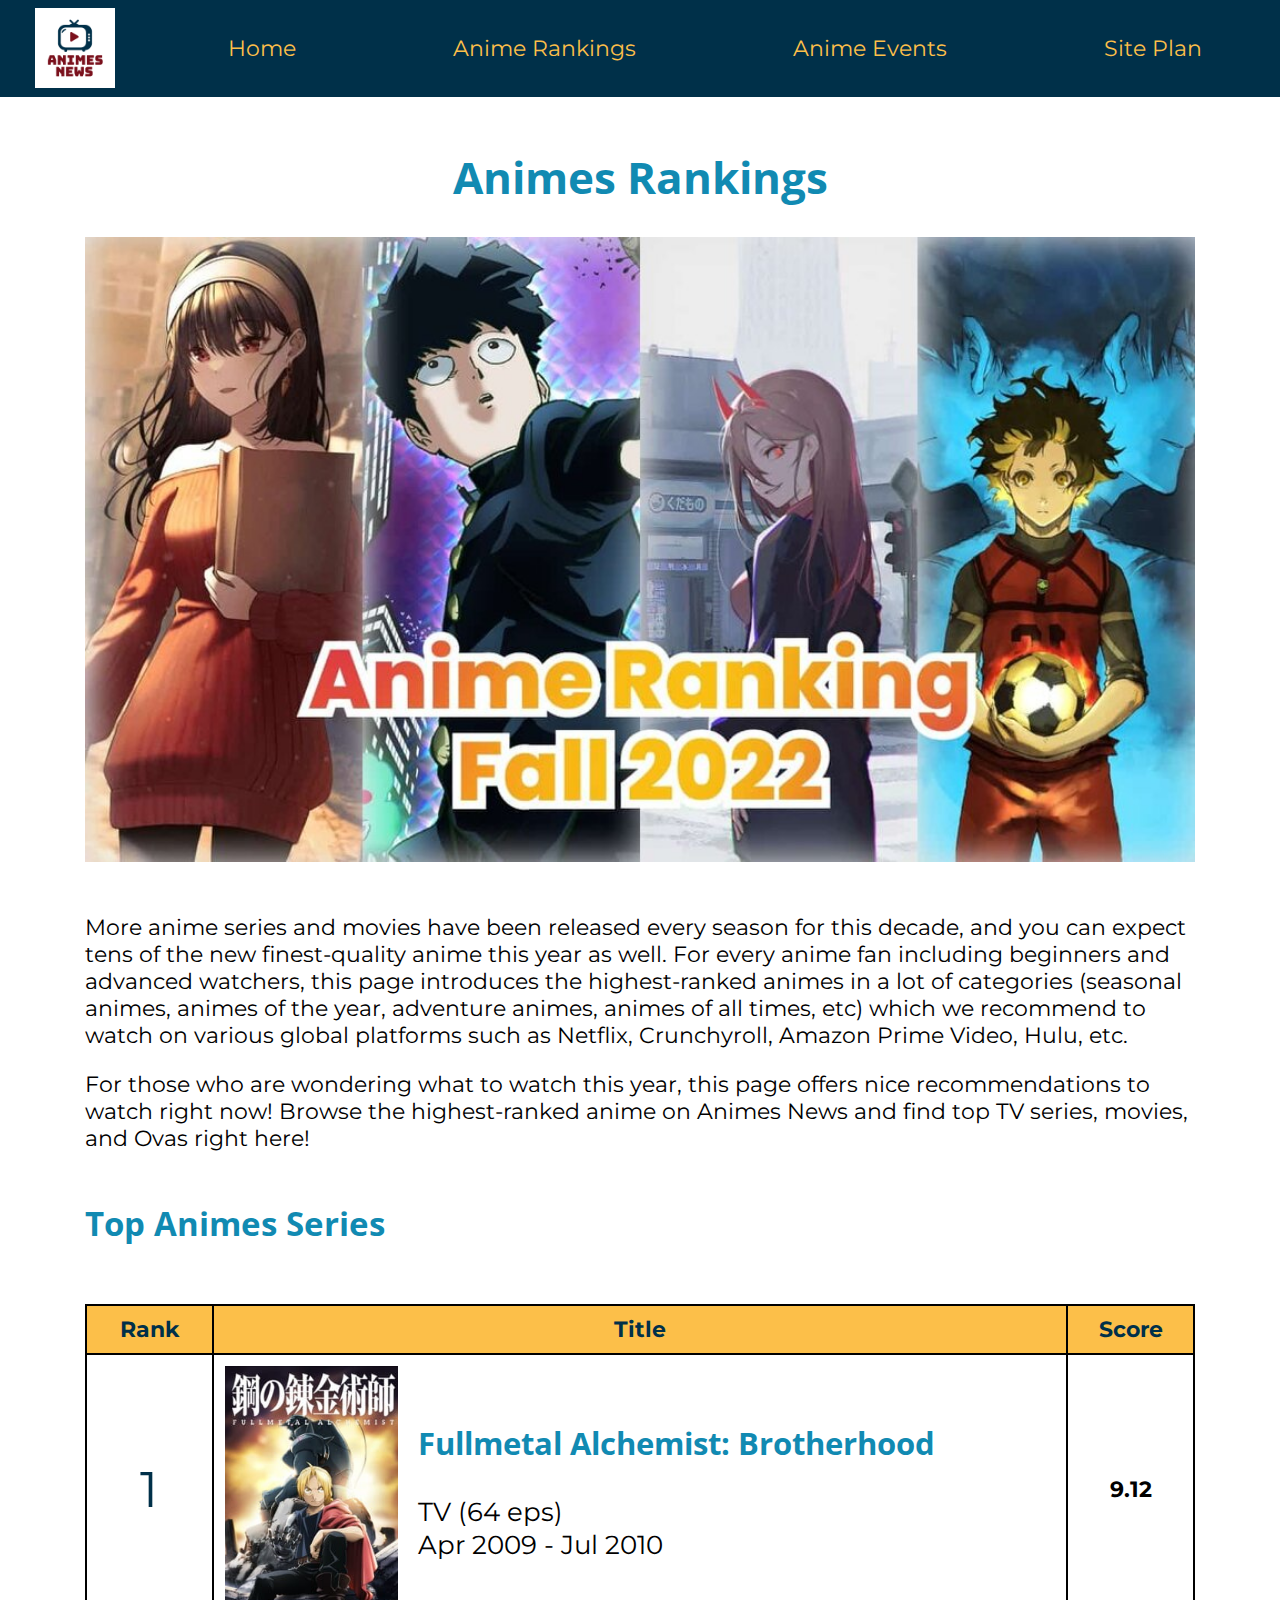
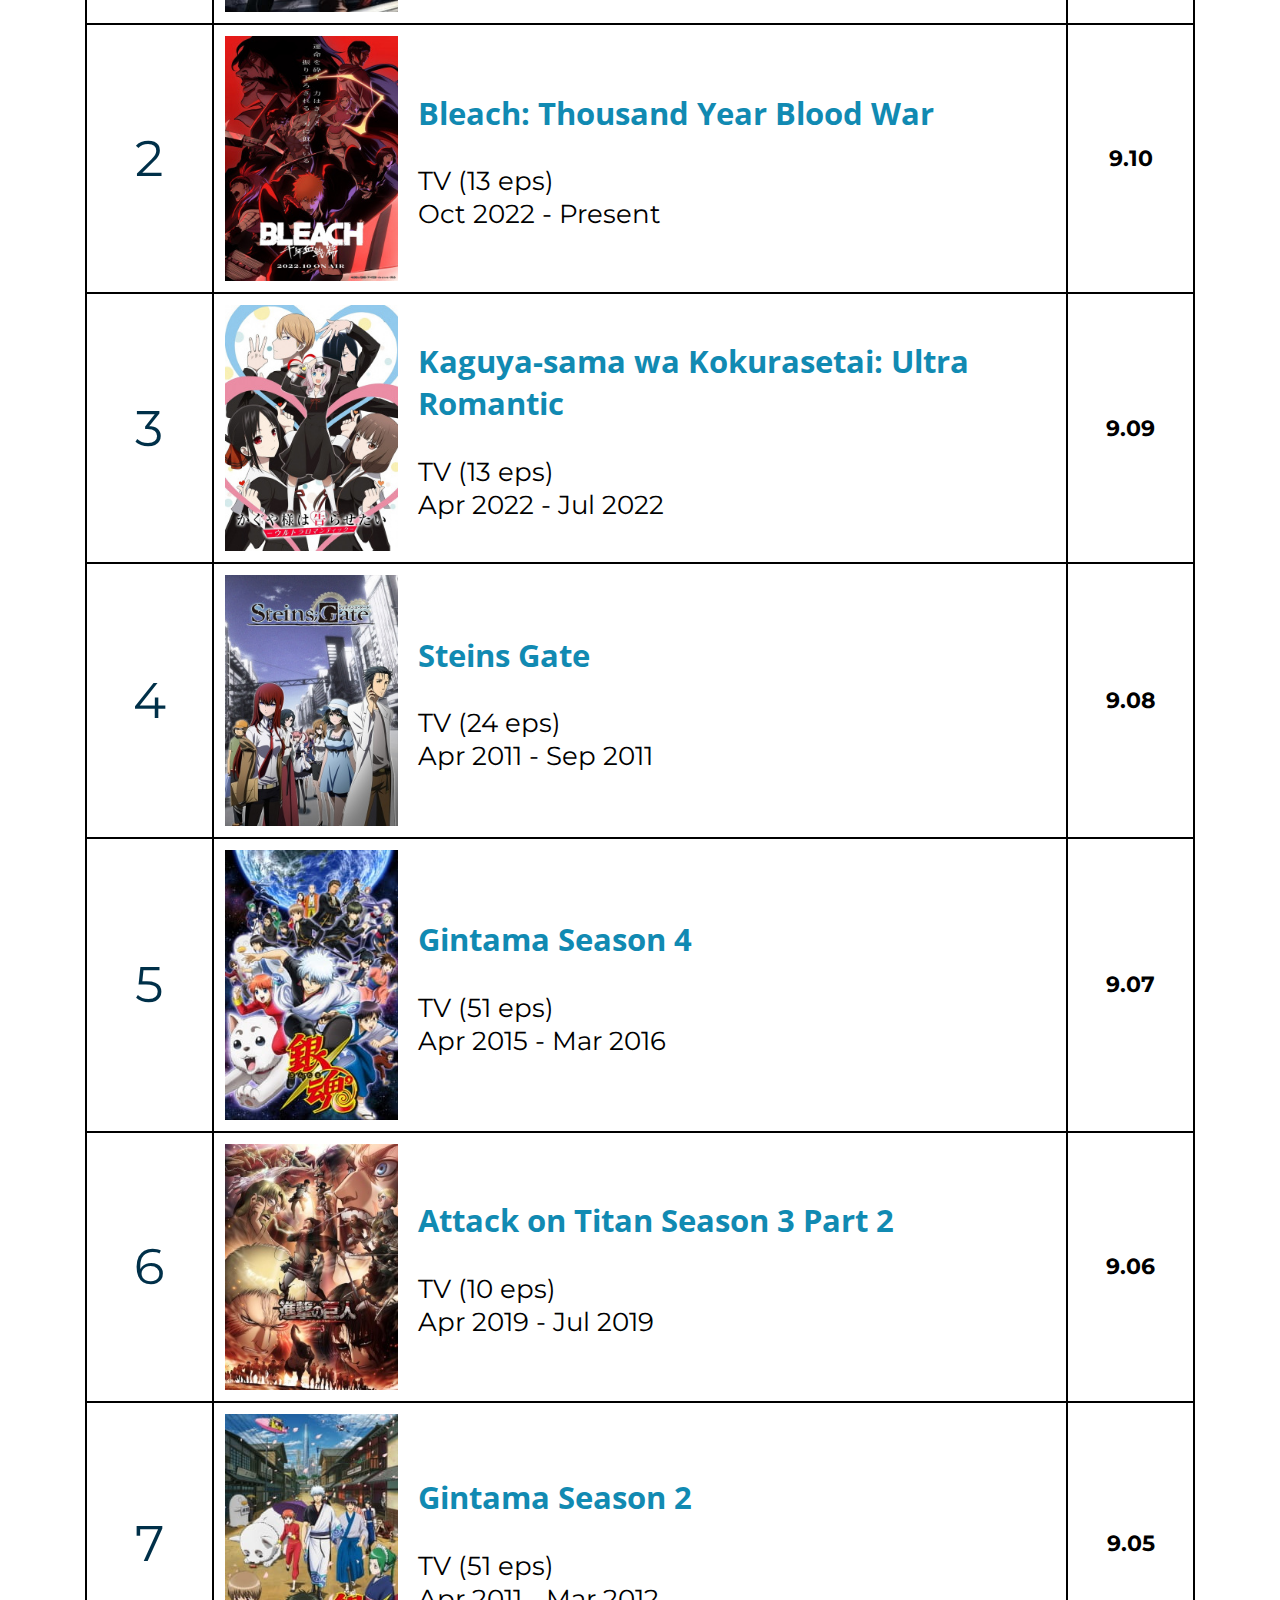
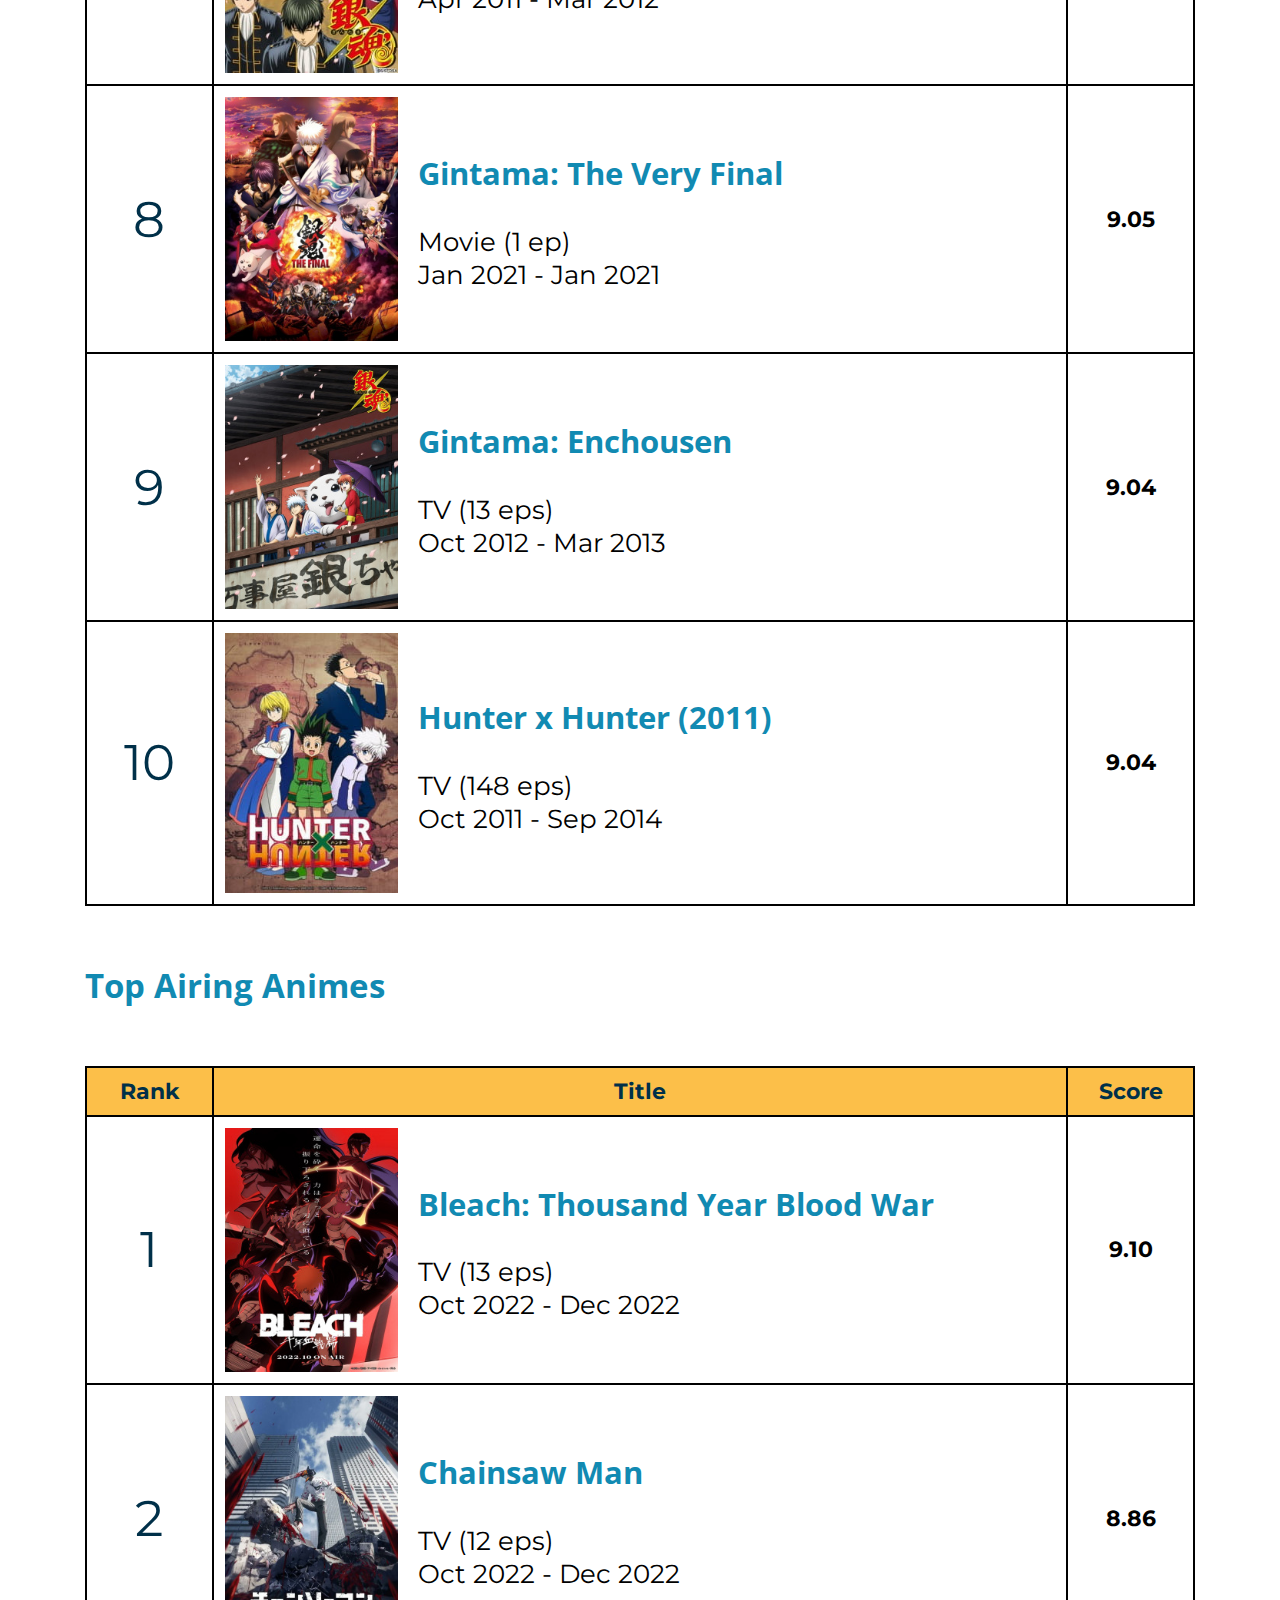
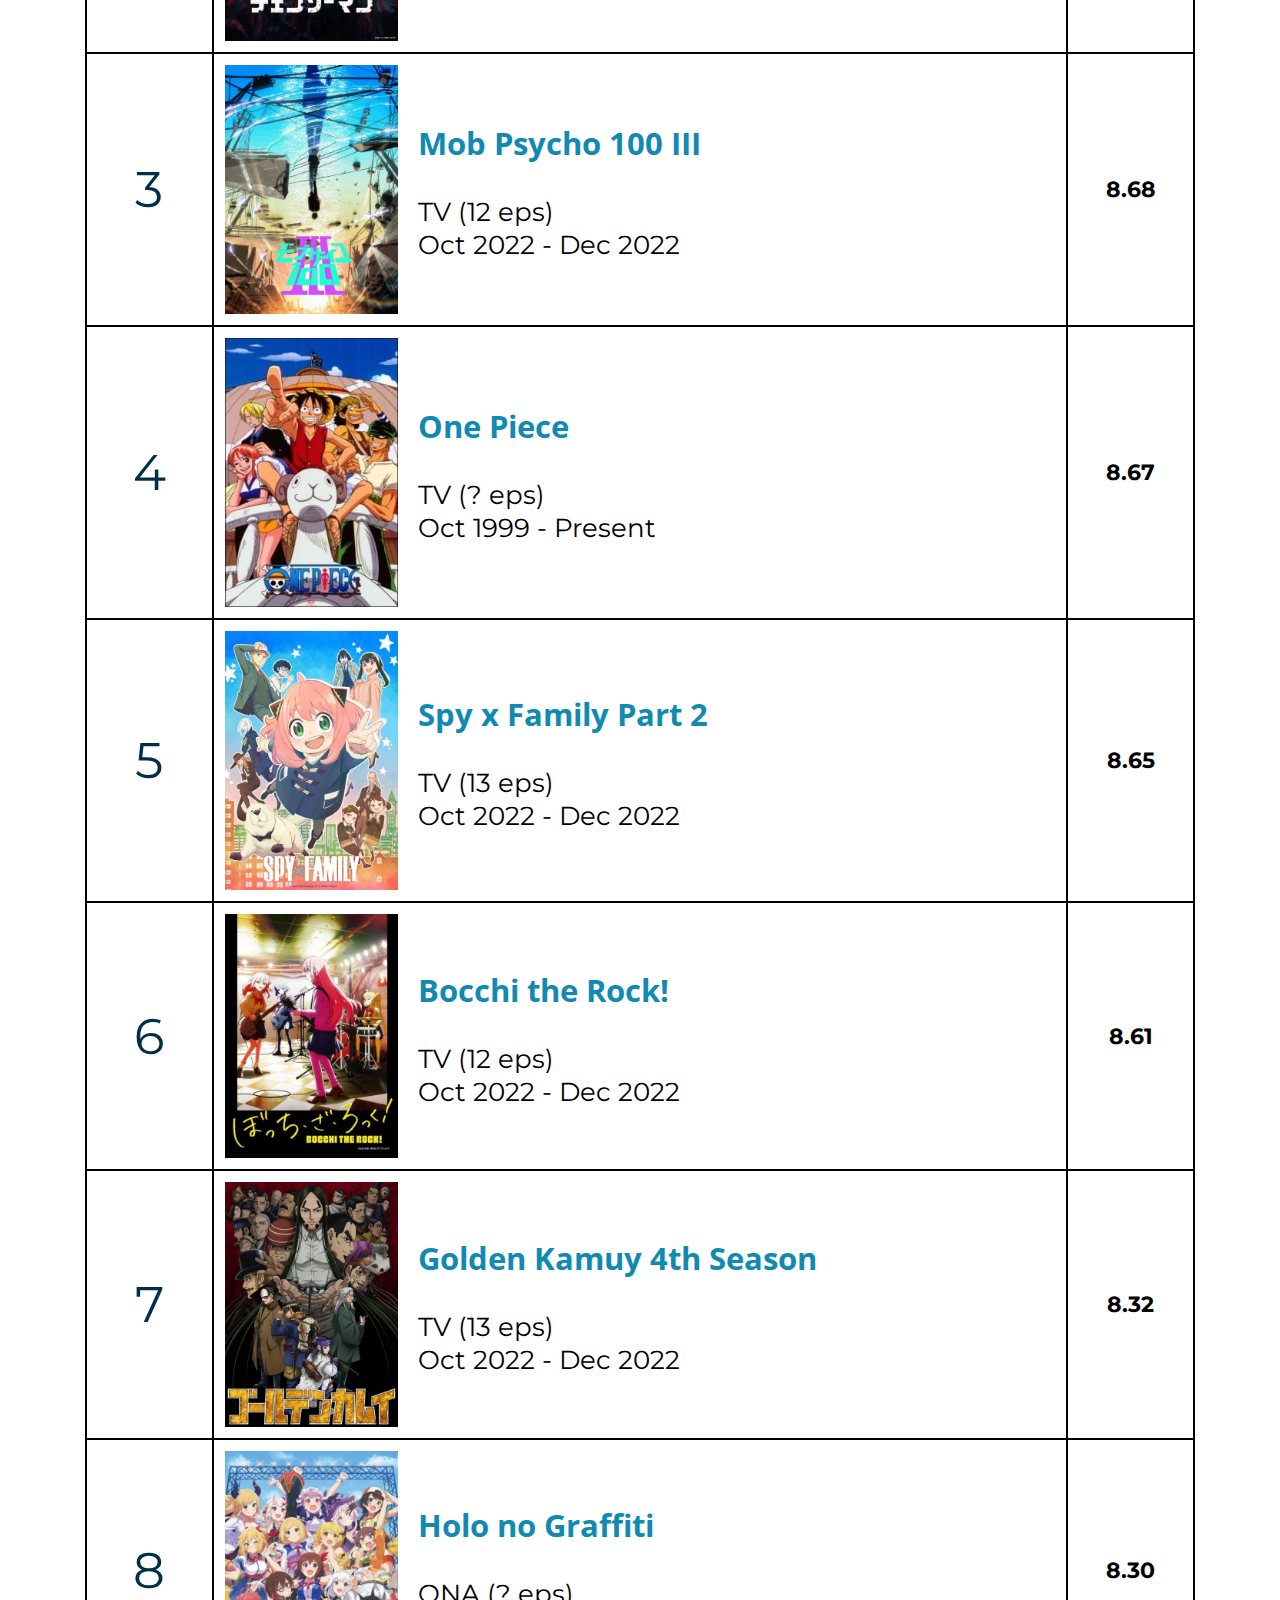
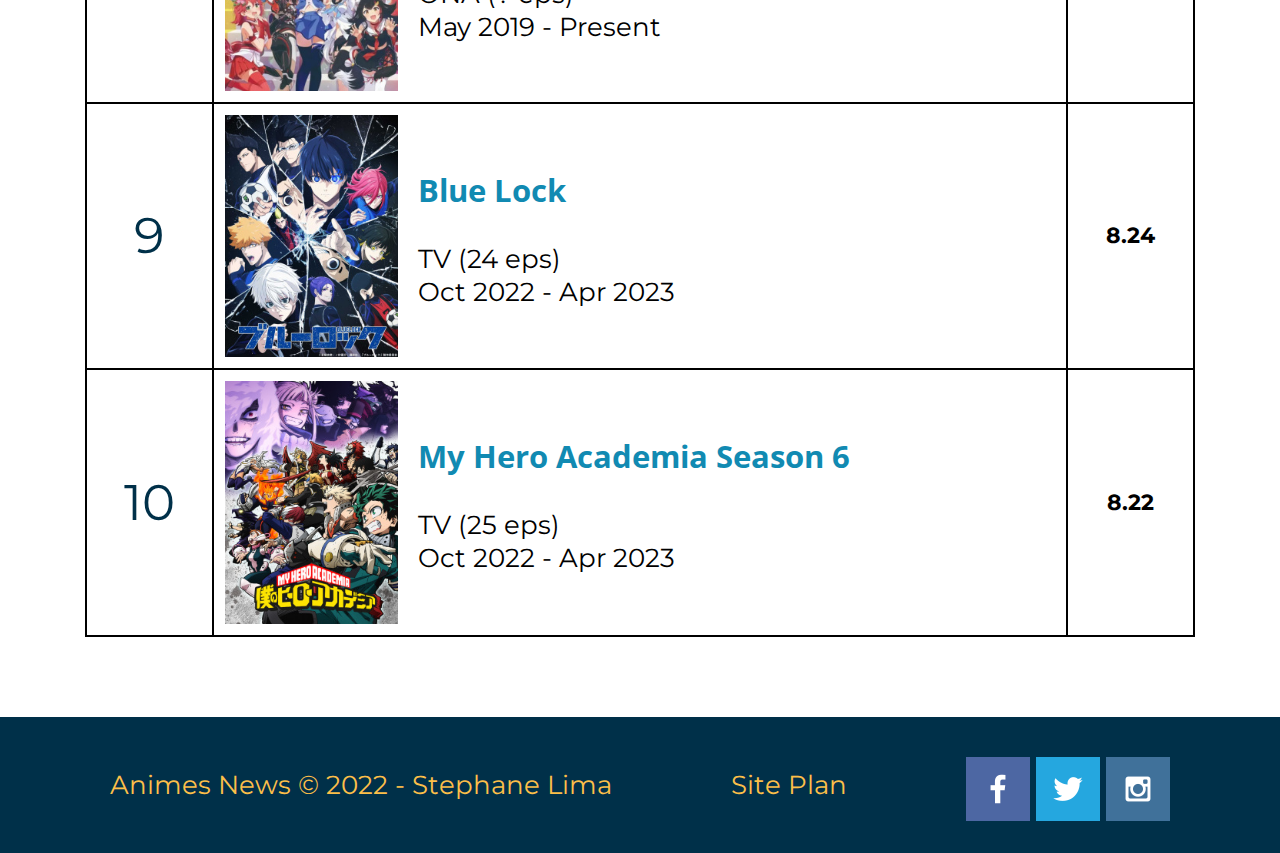
<file: Animes_News/anime-rankings.html>
<!DOCTYPE html>
<html lang="en">
    <head>
        <meta charset="UTF-8">
        <meta http-equiv="X-UA-Compatible" content="IE=edge">
        <meta name="viewport" content="width=device-width, initial-scale=1.0">
        <title>Anime Rankings</title>
        <link rel="stylesheet" href="styles/style.css">
    </head>
    <body>
        <button onclick="topFunction()" id="myBtn" title="Go to top">Top</button>
        <div id="content">
            <header>
                <a id="logo_link" href="index.html">
                    <img class="logo" src="images/Animes_News_Logo.png" alt="Animes News Logo">
                </a>
                
                <nav>
                    <a href="index.html">Home</a>
                    <a href="anime-rankings.html">Anime Rankings</a>
                    <a href="anime-events.html">Anime Events</a>
                    <a href="site-plan.html">Site Plan</a>
                </nav>
            </header>
            <main class="anime-rankings-page">
                <h1 class="home-title">Animes Rankings</h1>

                <div class="ranking-grid">
                    <img class="full-width-img" src="images/rsz_1anime-ranking-fall-2022.jpg" alt="Anime Ranking Fall 2022">
                    
                    <div class="paragraph">
                        <p>More anime series and movies have been released every season for this decade, and you can expect tens of the new finest-quality anime this year as well. For every anime fan including beginners and advanced watchers, this page introduces the highest-ranked animes in a lot of categories (seasonal animes, animes of the year, adventure animes, animes of all times, etc) which we recommend to watch on various global platforms such as Netflix, Crunchyroll, Amazon Prime Video, Hulu, etc.</p>
                        <p>For those who are wondering what to watch this year, this page offers nice recommendations to watch right now! Browse the highest-ranked anime on Animes News and find top TV series, movies, and Ovas right here!</p>
                    </div>
                    
                    <h2 class="shaded">Top Animes Series</h2>

                    <table class="table-ranking">
                        <tr class="table-header">
                            <th class="table-rank-section">Rank</th>
                            <th class="table-title-section">Title</th>
                            <th class="table-score-section">Score</th>
                        </tr>
                        <tr>
                            <td class="rank-section">1</td>
                            <td class="table-ranking-align">
                                <img src="images/Fullmetal-Alchemist-Brotherhood.jpg" alt="Fullmetal Alchemist Brotherhood poster">
                                <div>
                                    <h3 class="shaded">Fullmetal Alchemist: Brotherhood</h3>
                                    <p>TV (64 eps)<br>Apr 2009 - Jul 2010</p>
                                </div>
                            </td>
                            <th>9.12</th>
                        </tr>
                        <tr>
                            <td class="rank-section">2</td>
                            <td class="table-ranking-align">
                                <img src="images/Bleach-Thousand-Year-Blood-War.jpg" alt="Bleach Thousand Year Blood War Poster">
                                <div>
                                    <h3 class="shaded">Bleach: Thousand Year Blood War</h3>
                                    <p>TV (13 eps)<br>Oct 2022 - Present</p>
                                </div>
                            </td>
                            <th>9.10</th>
                        </tr>
                        <tr>
                            <td class="rank-section">3</td>
                            <td class="table-ranking-align">
                                <img src="images/Kaguya-sama-wa-Kokurasetai-Ultra-Romantic.jpg" alt="Kaguya-sama wa Kokurasetai: Ultra Romantic poster">
                                <div>
                                    <h3 class="shaded">Kaguya-sama wa Kokurasetai: Ultra Romantic</h3>
                                    <p>TV (13 eps)<br>Apr 2022 - Jul 2022</p>
                                </div>
                            </td>
                            <th>9.09</th>
                        </tr>
                        <tr>
                            <td class="rank-section">4</td>
                            <td class="table-ranking-align">
                                <img src="images/Steins-Gate.jpg" alt="Steins Gate poster">
                                <div>
                                    <h3 class="shaded">Steins Gate</h3>
                                    <p>TV (24 eps)<br>Apr 2011 - Sep 2011</p>
                                </div>
                            </td>
                            <th>9.08</th>
                        </tr>
                        <tr>
                            <td class="rank-section">5</td>
                            <td class="table-ranking-align">
                                <img src="images/Gintama-Season-4.jpg" alt="Gintama Season 4 poster">
                                <div>
                                    <h3 class="shaded">Gintama Season 4</h3>
                                    <p>TV (51 eps)<br>Apr 2015 - Mar 2016</p>
                                    </div>
                            </td>
                            <th>9.07</th>
                        </tr>
                        <tr>
                            <td class="rank-section">6</td>
                            <td class="table-ranking-align">
                                <img src="images/Attack-on-Titan-Season-3-Part-2.jpg" alt="Attack on Titan Season 3 Part 2 poster">
                                <div>
                                    <h3 class="shaded">Attack on Titan Season 3 Part 2</h3>
                                    <p>TV (10 eps)<br>Apr 2019 - Jul 2019</p>
                                </div>
                            </td>
                            <th>9.06</th>
                        </tr>
                        <tr>
                            <td class="rank-section">7</td>
                            <td class="table-ranking-align">
                                <img src="images/Gintama-Season-2.jpg" alt="Gintama Season 2 poster">
                                <div>
                                    <h3 class="shaded">Gintama Season 2</h3>
                                    <p>TV (51 eps)<br>Apr 2011 - Mar 2012</p>
                                </div>
                            </td>
                            <th>9.05</th>
                        </tr>
                        <tr>
                            <td class="rank-section">8</td>
                            <td class="table-ranking-align">
                                <img src="images/Gintama-The-Very-Final-movie.jpg" alt="Gintama The Very Final movie poster">
                                <div>
                                    <h3 class="shaded">Gintama: The Very Final</h3>
                                    <p>Movie (1 ep)<br>Jan 2021 - Jan 2021</p>
                                </div>
                            </td>
                            <th>9.05</th>
                        </tr>
                        <tr>
                            <td class="rank-section">9</td>
                            <td class="table-ranking-align">
                                <img src="images/Gintama-Enchousen.jpg" alt="Gintama Enchousen poster">
                                <div>
                                    <h3 class="shaded">Gintama: Enchousen</h3>
                                    <p>TV (13 eps)<br>Oct 2012 - Mar 2013</p>
                                </div>
                            </td>
                            <th>9.04</th>
                        </tr>
                        <tr>
                            <td class="rank-section">10</td>
                            <td class="table-ranking-align">
                                <img src="images/Hunter-x-Hunter(2011).jpg" alt="Fullmetal Alchemist Brotherhood poster">
                                <div>
                                    <h3 class="shaded">Hunter x Hunter (2011)</h3>
                                    <p>TV (148 eps)<br>Oct 2011 - Sep 2014</p>
                                </div>
                            </td>
                            <th>9.04</th>
                        </tr>
                    </table>

                    <h2 class="shaded">Top Airing Animes</h2>

                    <table class="table-ranking">
                        <tr class="table-header">
                            <th class="table-rank-section">Rank</th>
                            <th class="table-title-section">Title</th>
                            <th class="table-score-section">Score</th>
                        </tr>
                        <tr>
                            <td class="rank-section">1</td>
                            <td class="table-ranking-align">
                                <img src="images/Bleach-Thousand-Year-Blood-War.jpg" alt="Bleach Thousand Year Blood War Poster">
                                <div>
                                    <h3 class="shaded">Bleach: Thousand Year Blood War</h3>
                                    <p>TV (13 eps)<br>Oct 2022 - Dec 2022</p>
                                </div>
                            </td>
                            <th>9.10</th>
                        </tr>
                        <tr>
                            <td class="rank-section">2</td>
                            <td class="table-ranking-align">
                                <img src="images/Chainsaw-Man.jpg" alt="Chainsaw Man poster">
                                <div>
                                    <h3 class="shaded">Chainsaw Man</h3>
                                    <p>TV (12 eps)<br>Oct 2022 - Dec 2022</p>
                                </div>
                            </td>
                            <th>8.86</th>
                        </tr>
                        <tr>
                            <td class="rank-section">3</td>
                            <td class="table-ranking-align">
                                <img src="images/Mob-Psycho-100-III.jpg" alt="Mob Psycho 100 III poster">
                                <div>
                                    <h3 class="shaded">Mob Psycho 100 III</h3>
                                    <p>TV (12 eps)<br>Oct 2022 - Dec 2022</p>
                                </div>
                            </td>
                            <th>8.68</th>
                        </tr>
                        <tr>
                            <td class="rank-section">4</td>
                            <td class="table-ranking-align">
                                <img src="images/One-Piece.jpg" alt="One Piece poster">
                                <div>
                                    <h3 class="shaded">One Piece</h3>
                                    <p>TV (? eps)<br>Oct 1999 - Present</p>
                                </div>
                            </td>
                            <th>8.67</th>
                        </tr>
                        <tr>
                            <td class="rank-section">5</td>
                            <td class="table-ranking-align">
                                <img src="images/Spy-x-Family-Part-2.jpg" alt="Spy x Family Part 2 poster">
                                <div>
                                    <h3 class="shaded">Spy x Family Part 2</h3>
                                    <p>TV (13 eps)<br>Oct 2022 - Dec 2022</p>
                                </div>
                            </td>
                            <th>8.65</th>
                        </tr>
                        <tr>
                            <td class="rank-section">6</td>
                            <td class="table-ranking-align">
                                <img src="images/Bocchi-the-Rock!.jpg" alt="Bocchi the Rock! poster">
                                <div>
                                    <h3 class="shaded">Bocchi the Rock!</h3>
                                    <p>TV (12 eps)<br>Oct 2022 - Dec 2022</p>
                                </div>
                            </td>
                            <th>8.61</th>
                        </tr>
                        <tr>
                            <td class="rank-section">7</td>
                            <td class="table-ranking-align">
                                <img src="images/Golden-Kamuy-4th-Season.jpg" alt="Golden Kamuy 4th Season poster">
                                <div>
                                    <h3 class="shaded">Golden Kamuy 4th Season</h3>
                                    <p>TV (13 eps)<br>Oct 2022 - Dec 2022</p>
                                </div>
                            </td>
                            <th>8.32</th>
                        </tr>
                        <tr>
                            <td class="rank-section">8</td>
                            <td class="table-ranking-align">
                                <img src="images/Holo-no-Graffiti.jpg" alt="Holo no Graffiti poster">
                                <div>
                                    <h3 class="shaded">Holo no Graffiti</h3>
                                    <p>ONA (? eps)<br>May 2019 - Present</p>
                                </div>
                            </td>
                            <th>8.30</th>
                        </tr>
                        <tr>
                            <td class="rank-section">9</td>
                            <td class="table-ranking-align">
                                <img src="images/Blue-Lock.jpg" alt="Blue Lock poster">
                                <div>
                                    <h3 class="shaded">Blue Lock</h3>
                                    <p>TV (24 eps)<br>Oct 2022 - Apr 2023</p>
                                </div>
                            </td>
                            <th>8.24</th>
                        </tr>
                        <tr>
                            <td class="rank-section">10</td>
                            <td class="table-ranking-align">
                                <img src="images/My-Hero-Academia-Season-6.jpg" alt="My Hero Academia Season 6 poster">
                                <div>
                                    <h3 class="shaded">My Hero Academia Season 6</h3>
                                    <p>TV (25 eps)<br>Oct 2022 - Apr 2023</p>
                                </div>
                            </td>
                            <th>8.22</th>
                        </tr>
                    </table>

                </div>

            </main>
            <footer>
                <p>Animes News &copy; 2022 - Stephane Lima</p>
                <p><a href="site-plan.html">Site Plan</a></p>

                <div class="social">
                    <a href="https://facebook.com" target="_blank">
                        <img src="images/facebook.png" alt="facebook icon">
                    </a>
                    <a href="https://twitter.com" target="_blank">
                        <img src="images/twitter.png" alt="twitter icon">
                    </a>
                    <a href="https://instagram.com" target="_blank">
                        <img src="images/instagram.png" alt="instagram icon">
                    </a>
                </div>

            </footer>
        </div>

        <script>
            // Get the button
            let mybutton = document.getElementById("myBtn");
            
            // When the user scrolls down 20px from the top of the document, show the button
            window.onscroll = function() {scrollFunction()};
            
            function scrollFunction() {
              if (document.body.scrollTop > 20 || document.documentElement.scrollTop > 20) {
                mybutton.style.display = "block";
              } else {
                mybutton.style.display = "none";
              }
            }
            
            // When the user clicks on the button, scroll to the top of the document
            function topFunction() {
              document.body.scrollTop = 0;
              document.documentElement.scrollTop = 0;
            }
        </script>
    </body>
</html>
</file>
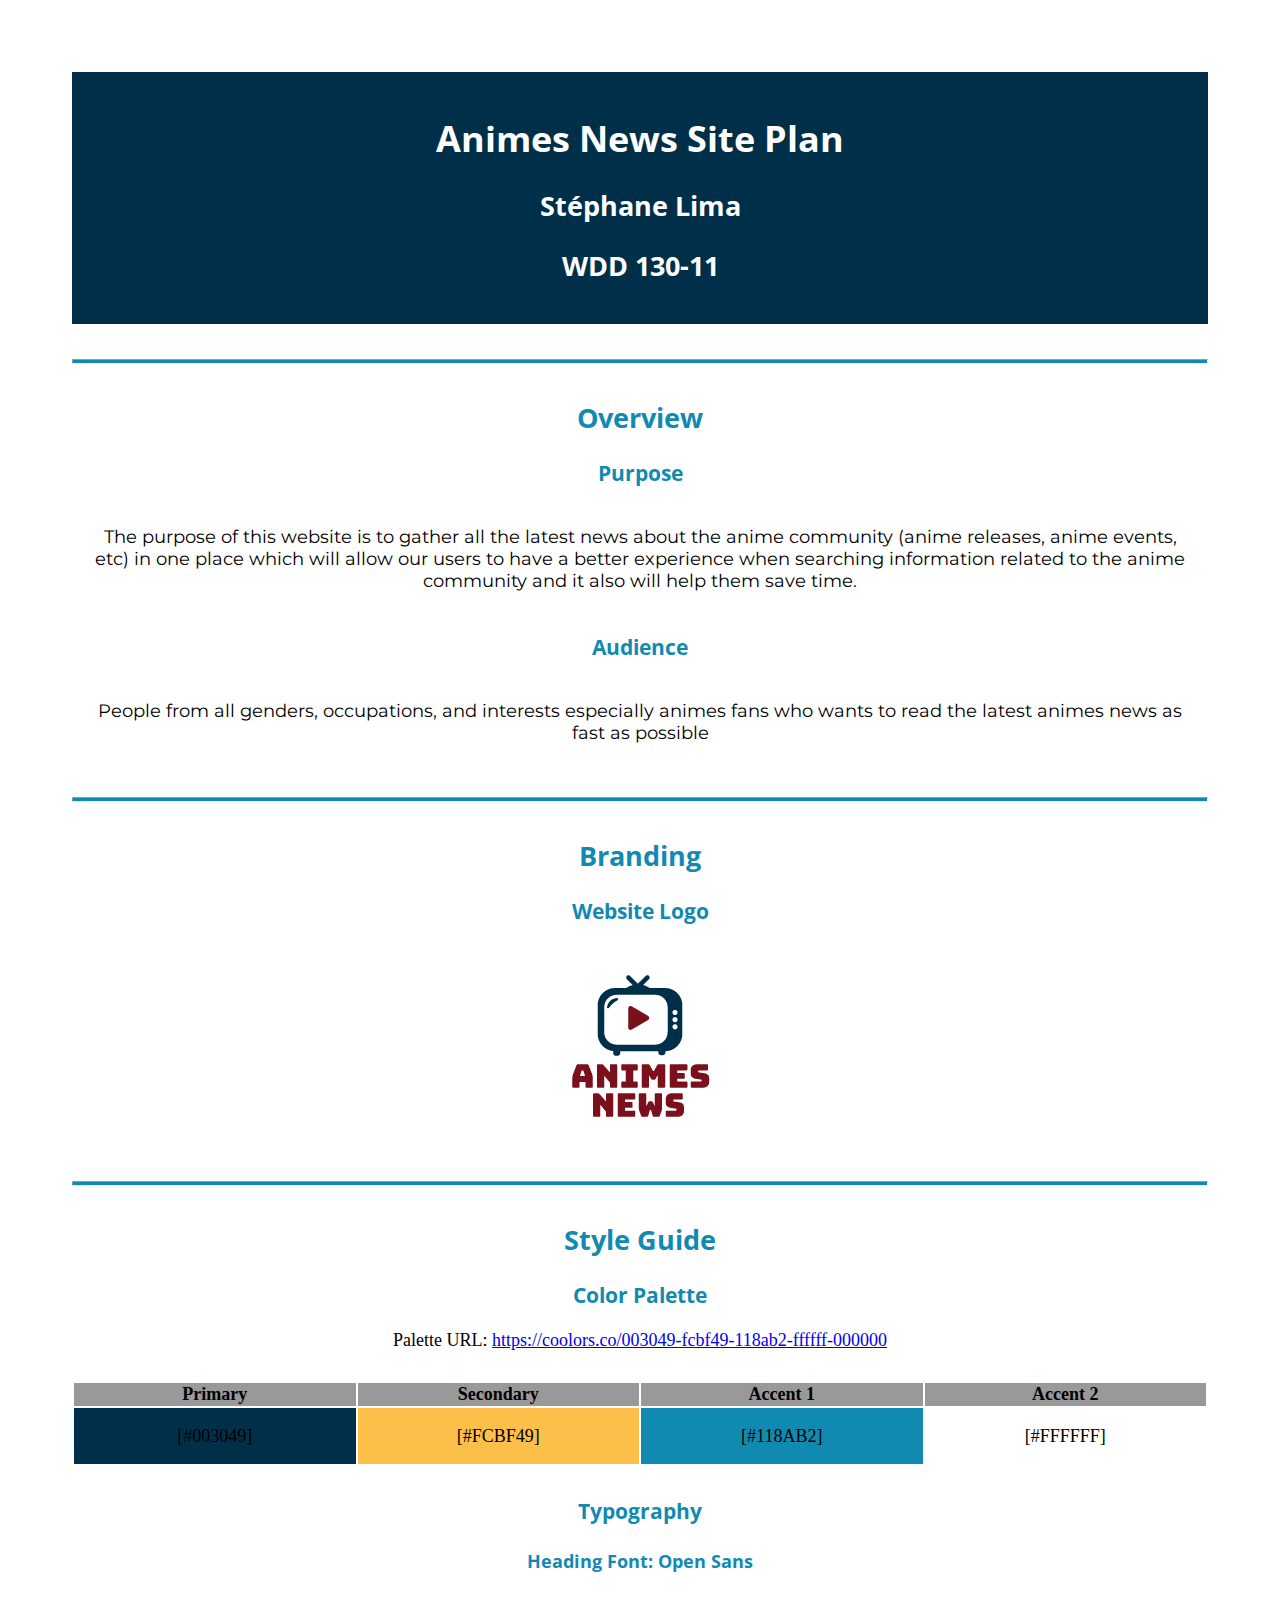
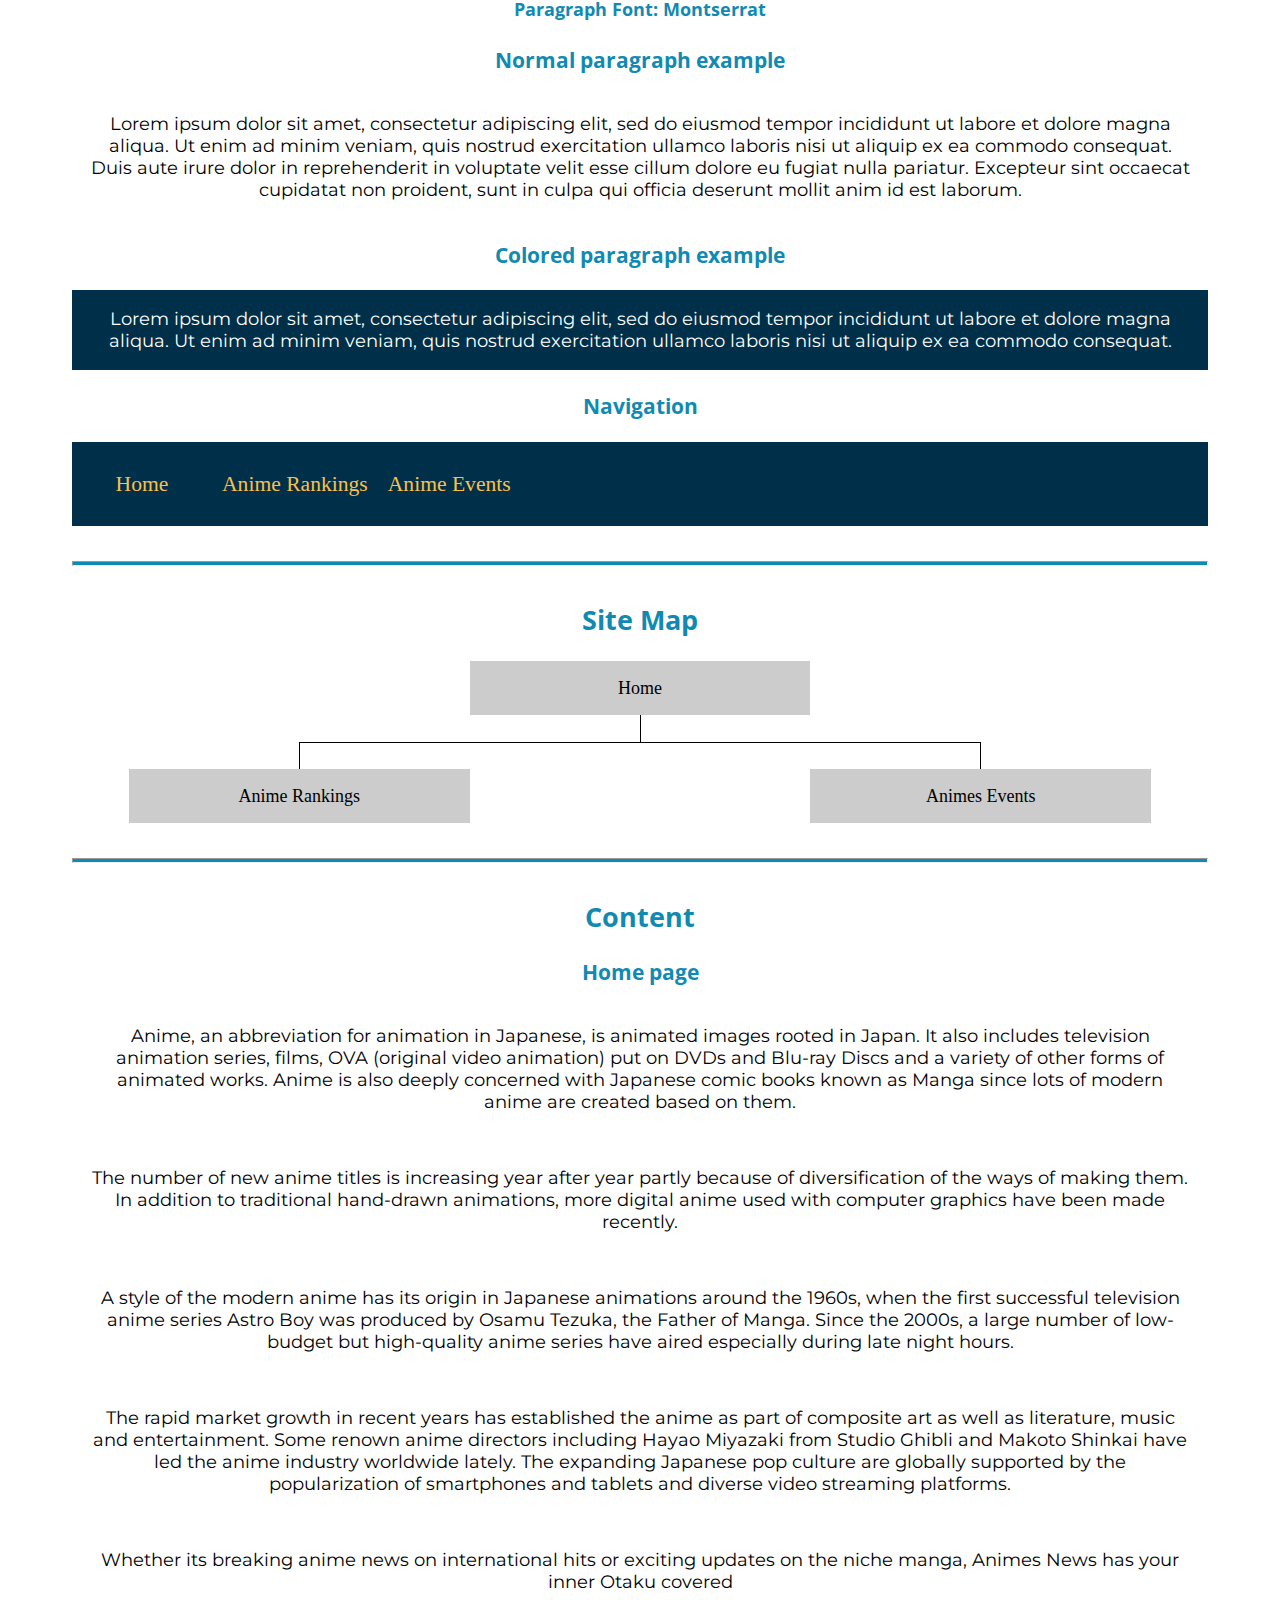
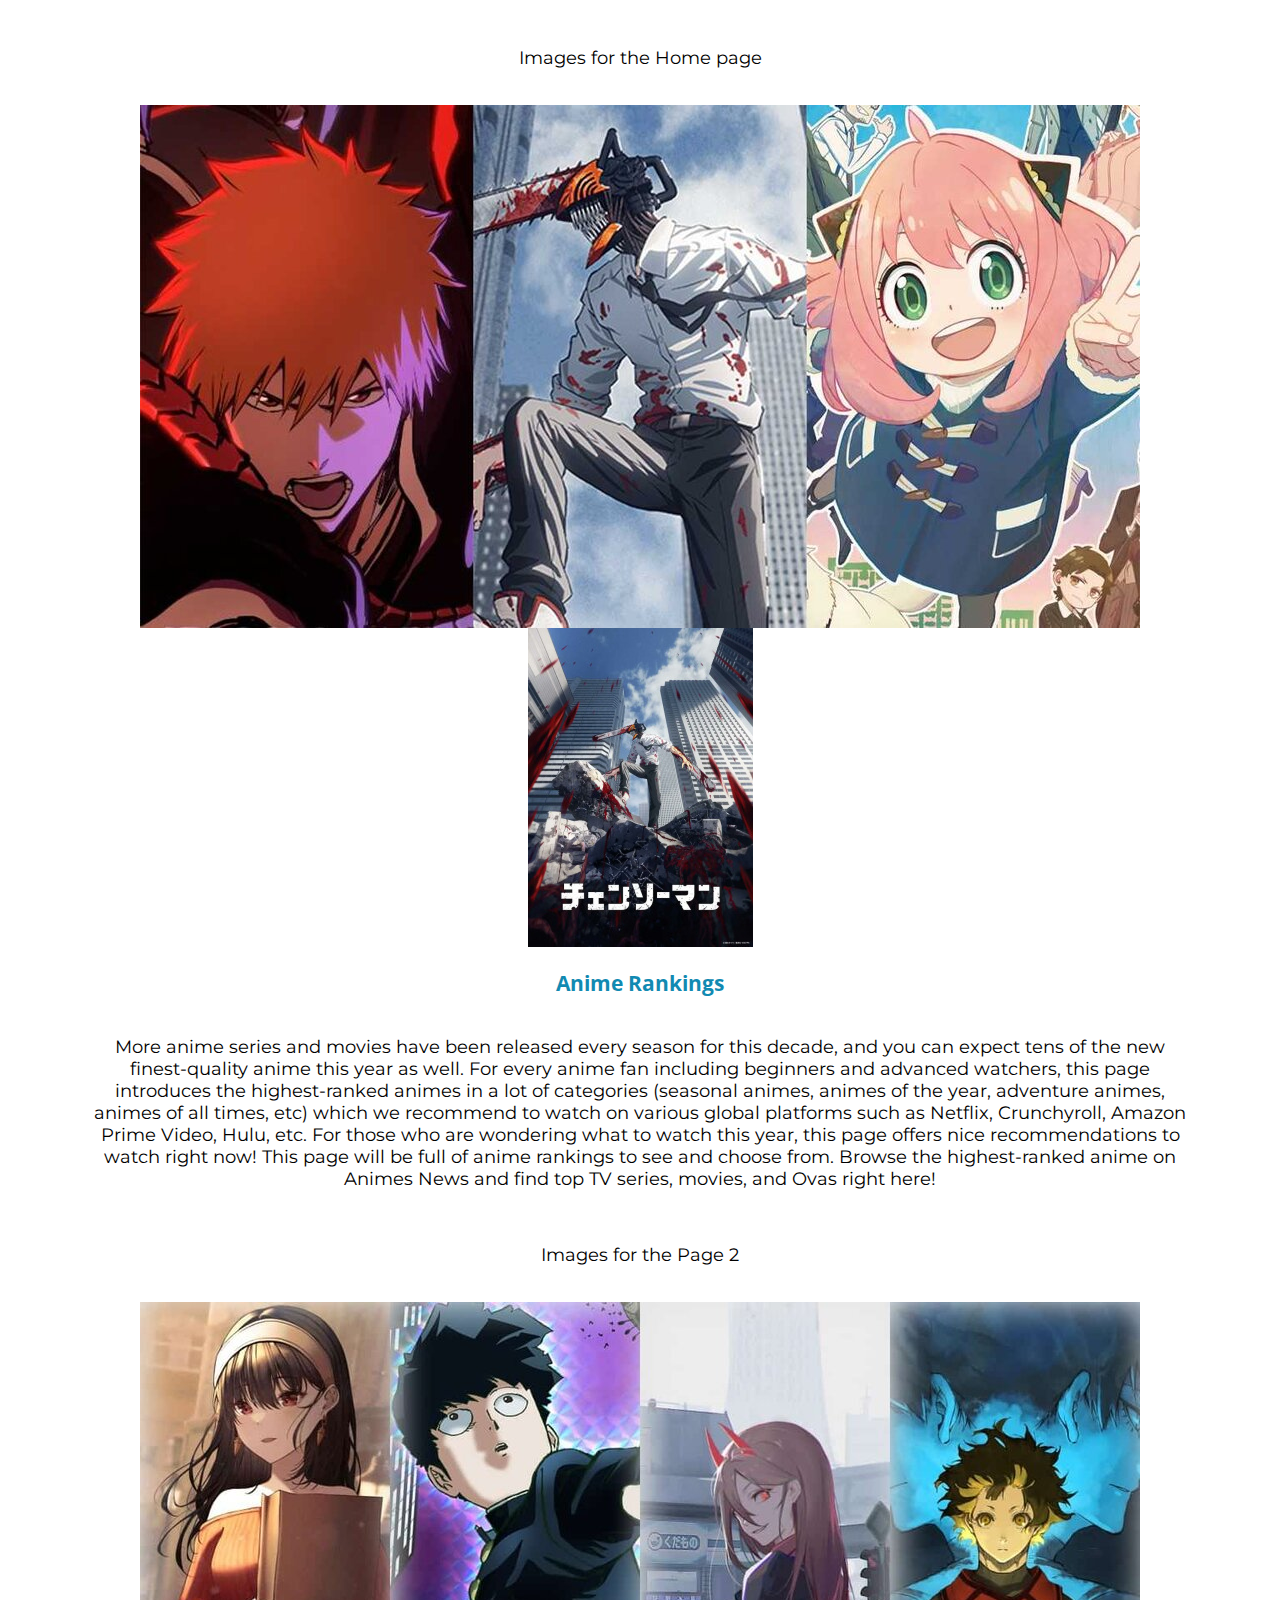
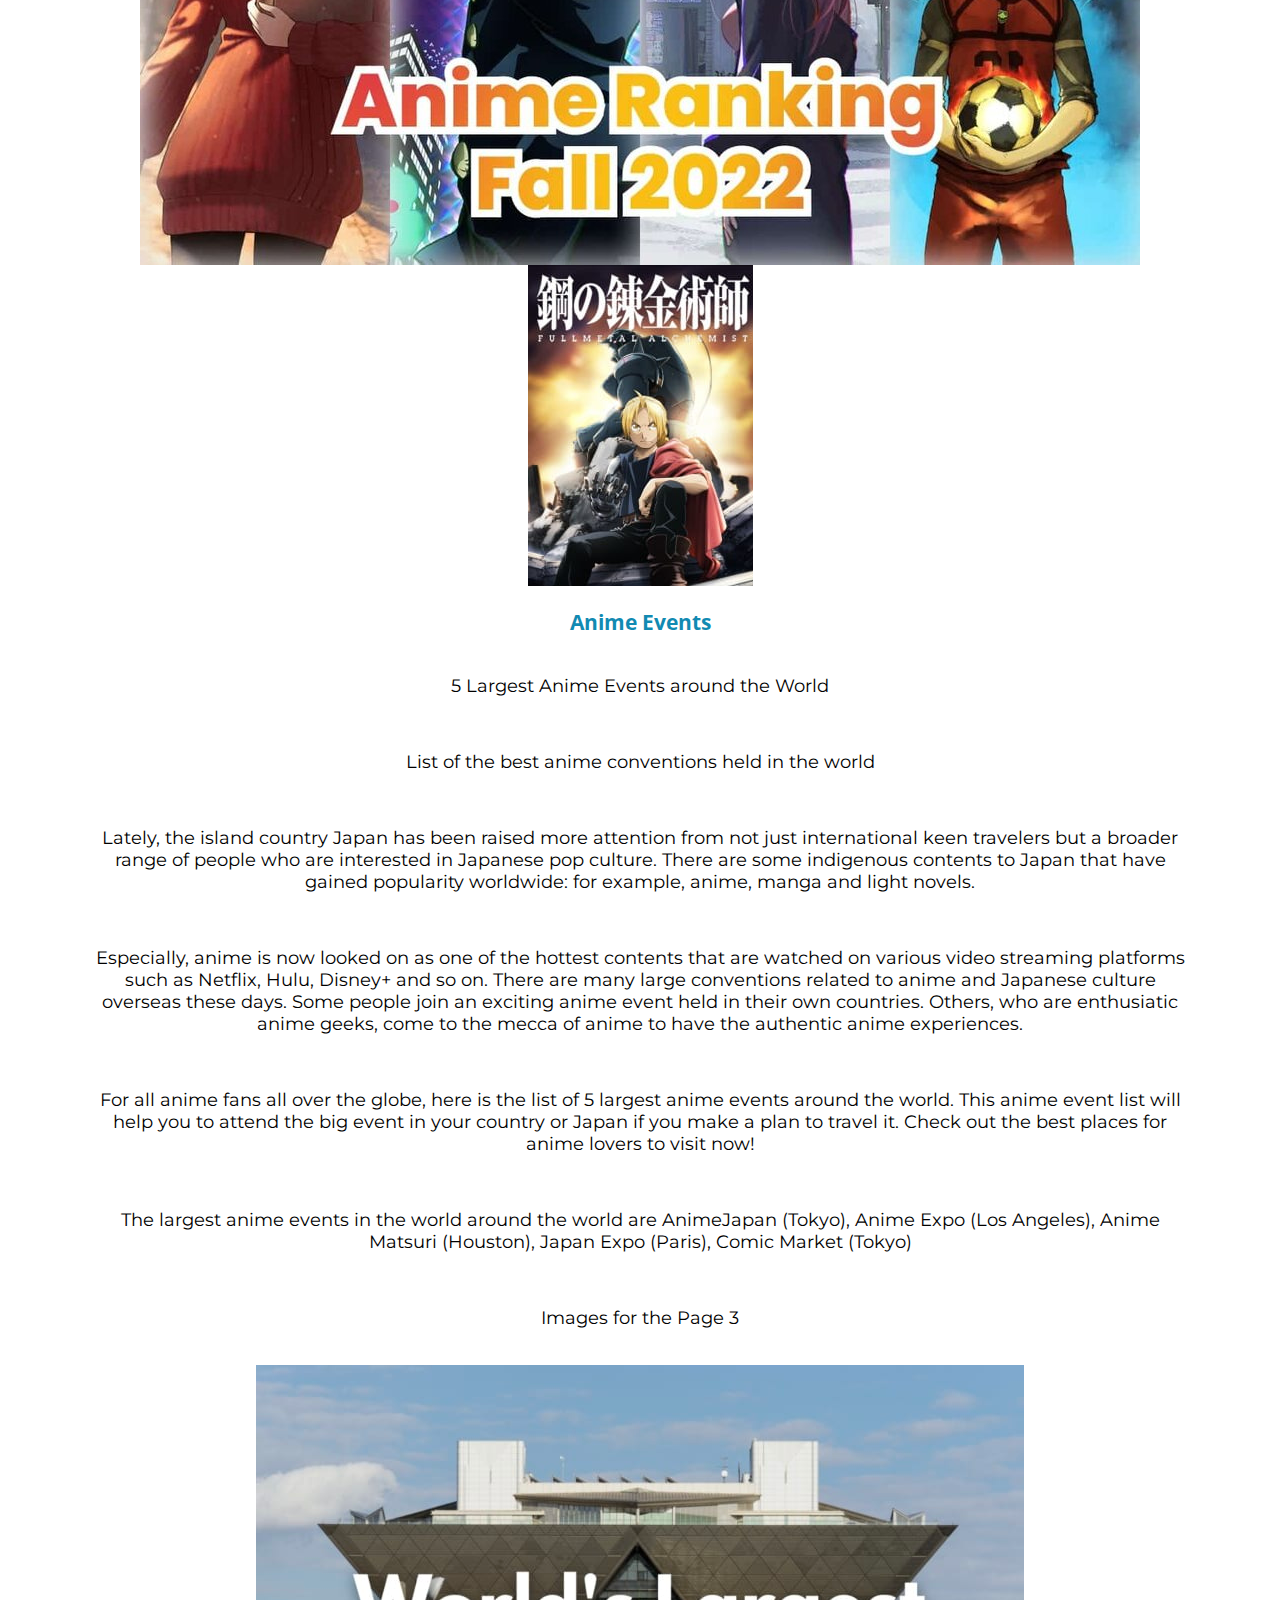
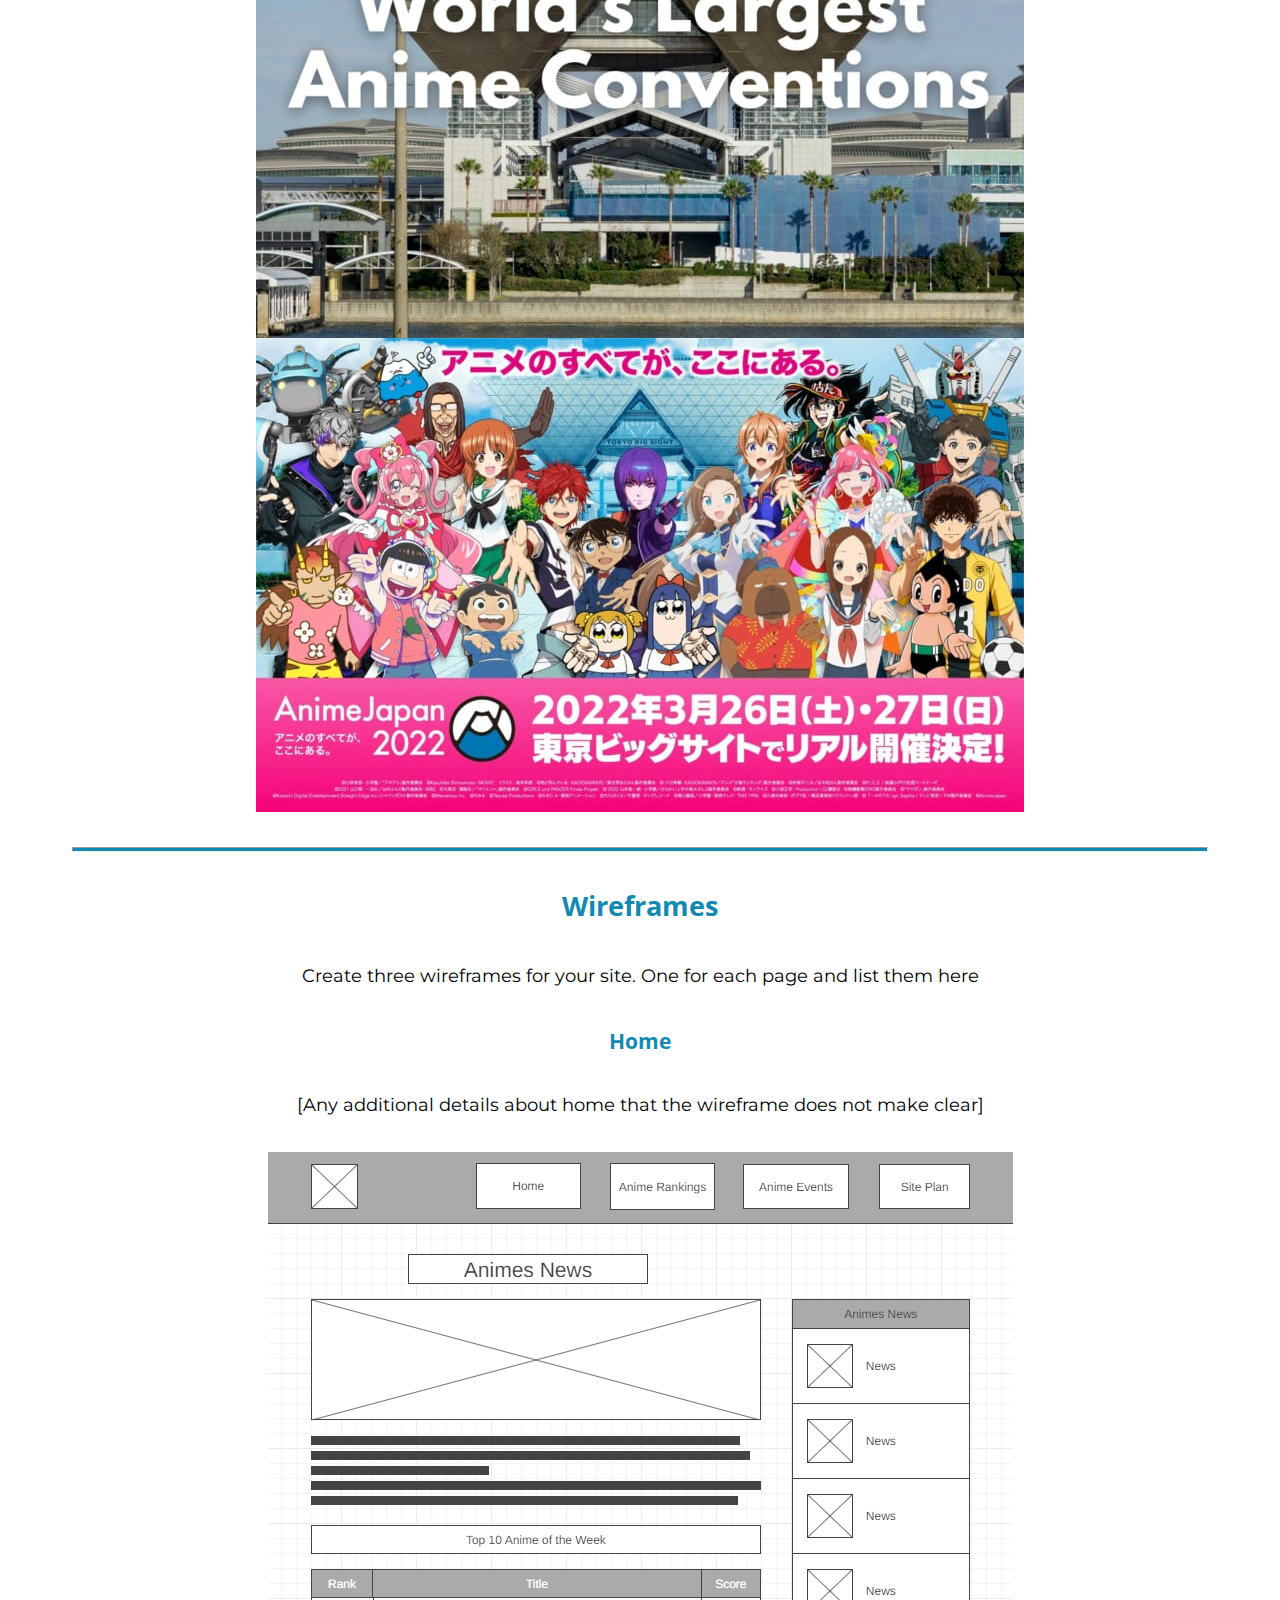
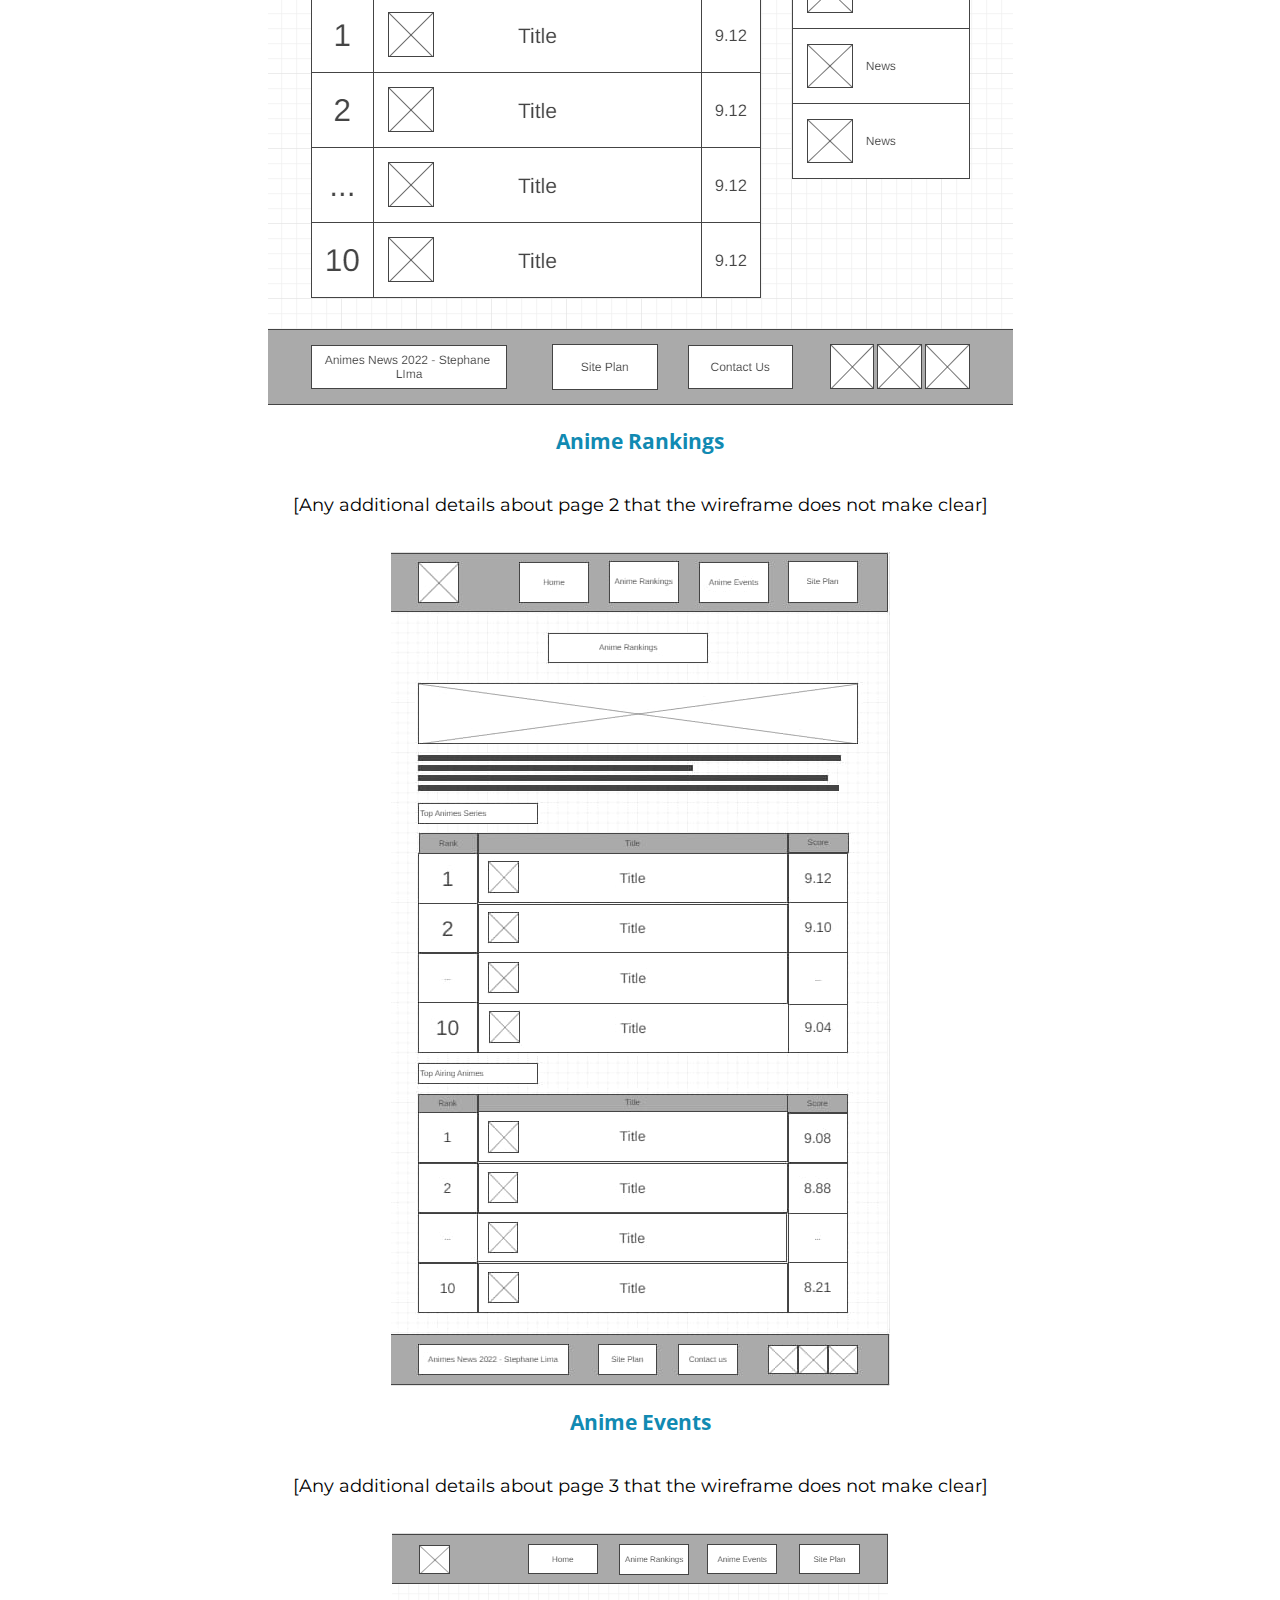
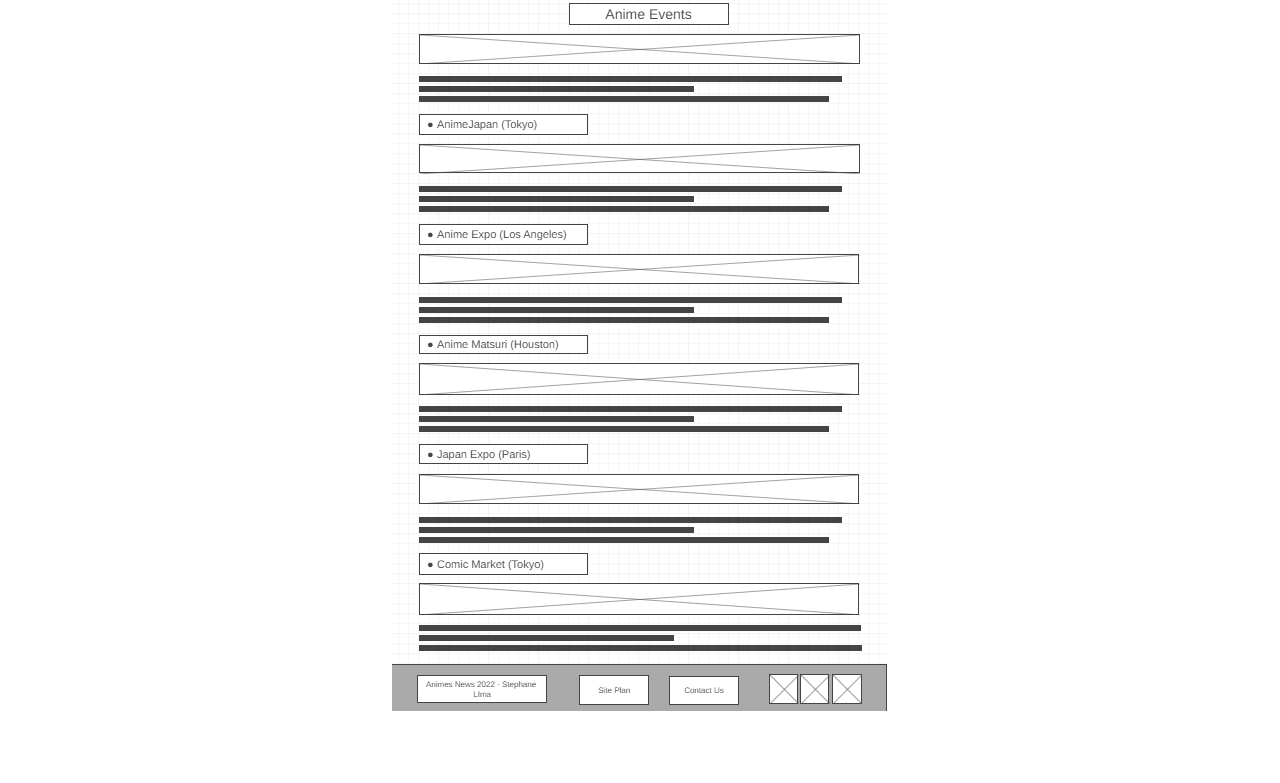
<file: Animes_News/site-plan.html>
<!DOCTYPE html>
<html lang="en-us">
    
  <head>
    <meta charset="utf-8">
    <title>Site Plan</title>
    <link type="text/css" rel="stylesheet" href="styles/site-plan.css">
  </head>

  <body>
    <header>
      <h1>Animes News Site Plan</h1>
      <h2>Stéphane Lima</h2>
      <h2>WDD 130-11</h2>
      <!-- In the header above, add the name or your site, your name and class number. For example if you are in section 3 you would put WDD 130.03 -->
    </header>
    <main>

      <!-- ------------------------Steps 2-3------------------------------ -->
      <hr>
      <h2>Overview</h2>
      <h3>Purpose</h3>
      <p>The purpose of this website is to gather all the latest news about the anime community (anime releases, anime events, etc) in one place which will allow our users to have a better experience when searching information related to the anime community and it also will help them save time.</p>  <!-- change this -->


      <h3>Audience</h3>
      <p>People from all genders, occupations, and interests especially animes fans who wants to read the latest animes news as fast as possible</p>  <!-- change this -->

      <hr>
      <h2>Branding</h2>
      <h3>Website Logo</h3>
      <!-- Replace this with some sort of logo for your site.  A logo can be as simple as the name of your site in a nice font :) -->
      <img src="images/Animes_News_Logo.png" alt="Logo image">
      <hr>
      <h2>
        Style Guide
      </h2>

      <!-- ------------------------Steps 4-8------------------------------ -->

      <h3>
        Color Palette
      </h3>
      <!--  The colors you choose for a website are one of the most important decisions you will make. Follow the instructions on the activity in iLearn then return and replace the color codes below with the hex color codes (the 6 digit numbers that show at the bottom of each color) for the colors you have chosen below.  You should have at least 2 colors but do not have to fill in all 4 if you do not need them.  -->

      <!-- Copy and paste the URL to your finished palette below Make sure to paste it into both spots -->
      Palette URL: <a href="https://coolors.co/003049-fcbf49-118ab2-ffffff-000000" target="_blank">https://coolors.co/003049-fcbf49-118ab2-ffffff-000000</a>


      <table class="colors">
        <tr><th>Primary</th><th>Secondary</th><th>Accent 1</th><th>Accent 2</th></tr>
        <!-- Replace the numbers in the boxes below with your hex color codes. Then switch to the site-plan.css file and change your colors there as well. -->
        <tr><td class="primary">[#003049]</td><td class="secondary">[#FCBF49]</td><td class="accent1">[#118AB2]</td><td class="accent2">[#FFFFFF]</td></tr>
      </table>

      <!-- ------------------------Step 9------------------------------ -->

      <h3>
        Typography
      </h3>
      <!-- Choose a font for your paragraphs (body copy) and headlines. What font(s) have you chosen? Why did you choose what you did?  Make sure to review the list of web safe fonts at W3Schools.org as a starting point.  Think also about which of your colors above you might use for background and font colors. -->

      <h4>
        Heading Font: Open Sans  <!-- change this -->
      </h4>
      <h4>
        Paragraph Font: Montserrat  <!-- change this -->
      </h4>
      <h3>
        Normal paragraph example
      </h3>
      <p>
        Lorem ipsum dolor sit amet, consectetur adipiscing elit, sed do eiusmod tempor incididunt ut labore et dolore magna aliqua. Ut enim ad minim veniam, quis nostrud exercitation ullamco laboris nisi ut aliquip ex ea commodo consequat. Duis aute irure dolor in reprehenderit in voluptate velit esse cillum dolore eu fugiat nulla pariatur. Excepteur sint occaecat cupidatat non proident, sunt in culpa qui officia deserunt mollit anim id est laborum.
      </p>
      <h3>
        Colored paragraph example
      </h3>
      <p class="colored">
        Lorem ipsum dolor sit amet, consectetur adipiscing elit, sed do eiusmod tempor incididunt ut labore et dolore magna aliqua. Ut enim ad minim veniam, quis nostrud exercitation ullamco laboris nisi ut aliquip ex ea commodo consequat. 
      </p>

      <!-- ------------------------Step 10------------------------------ -->

      <h3>
        Navigation
      </h3>
      <!-- Think about how you want your navigation bar to look. In the site-plan.css file change the colors to your colors to get the look you desire. --> 
      <nav>
        <a href="index.html">Home</a>
        <a href="anime-rankings.html">Anime Rankings</a>
        <a href="anime-events.html">Anime Events</a>
      </nav>
      <hr>
      <h2>
        Site Map
      </h2>
      <div class="sitemap">
        <div class="sm-home">
          Home
        </div>
        <div class="sm-page2">
          Anime Rankings <!-- change this -->
        </div>
        <div class="sm-page3">
          Animes Events  <!-- change this -->
        </div>

        <div class="top">
          &nbsp;
        </div>
        <div class="left">
          &nbsp;
        </div>
        <div class="right">
          &nbsp;
        </div>

      </div>

      <!-- --------Content Section -------------- -->
      <hr>
      <h2>
        Content
      </h2>
      <h3>Home page</h3>
      <p>Anime, an abbreviation for animation in Japanese, is animated images rooted in Japan. It also includes television animation series, films, OVA (original video animation) put on DVDs and Blu-ray Discs and a variety of other forms of animated works. Anime is also deeply concerned with Japanese comic books known as Manga since lots of modern anime are created based on them.</p>
      <p>The number of new anime titles is increasing year after year partly because of diversification of the ways of making them. In addition to traditional hand-drawn animations, more digital anime used with computer graphics have been made recently.</p>
      <p>A style of the modern anime has its origin in Japanese animations around the 1960s, when the first successful television anime series Astro Boy was produced by Osamu Tezuka, the Father of Manga. Since the 2000s, a large number of low-budget but high-quality anime series have aired especially during late night hours.</p>
      <p>The rapid market growth in recent years has established the anime as part of composite art as well as literature, music and entertainment. Some renown anime directors including Hayao Miyazaki from Studio Ghibli and Makoto Shinkai have led the anime industry worldwide lately. The expanding Japanese pop culture are globally supported by the popularization of smartphones and tablets and diverse video streaming platforms.</p>
      <p>Whether its breaking anime news on international hits or exciting updates on the niche manga, Animes News has your inner Otaku covered</p>
      
      <p>Images for the Home page</p>
        <img src="images/rsz_1top-anime-fall-2022.jpg" alt="top anime fall 2022">
        <img src="images/Chainsaw-Man.jpg" alt="Chainsaw Man poster">

      </ul>
      <h3>Anime Rankings</h3>
      <p>More anime series and movies have been released every season for this decade, and you can expect tens of the new finest-quality anime this year as well. For every anime fan including beginners and advanced watchers, this page introduces the highest-ranked animes in a lot of categories (seasonal animes, animes of the year, adventure animes, animes of all times, etc) which we recommend to watch on various global platforms such as Netflix, Crunchyroll, Amazon Prime Video, Hulu, etc. For those who are wondering what to watch this year, this page offers nice recommendations to watch right now! This page will be full of anime rankings to see and choose from. Browse the highest-ranked anime on Animes News and find top TV series, movies, and Ovas right here!</p>

      <p>Images for the Page 2</p>
        <img src="images/rsz_1anime-ranking-fall-2022.jpg" alt="Anime Ranking Fall 2022">
        <img src="images/Fullmetal-Alchemist-Brotherhood.jpg" alt="Fullmetal Alchemist Brotherhood poster">

      </ul>
      <h3>Anime Events</h3>
      <p>5 Largest Anime Events around the World</p>
      <p>List of the best anime conventions held in the world</p>
      <p>Lately, the island country Japan has been raised more attention from not just international keen travelers but a broader range of people who are interested in Japanese pop culture. There are some indigenous contents to Japan that have gained popularity worldwide: for example, anime, manga and light novels.</p>
      <p>Especially, anime is now looked on as one of the hottest contents that are watched on various video streaming platforms such as Netflix, Hulu, Disney+ and so on. There are many large conventions related to anime and Japanese culture overseas these days. Some people join an exciting anime event held in their own countries. Others, who are enthusiatic anime geeks, come to the mecca of anime to have the authentic anime experiences.</p>
      <p>For all anime fans all over the globe, here is the list of 5 largest anime events around the world. This anime event list will help you to attend the big event in your country or Japan if you make a plan to travel it. Check out the best places for anime lovers to visit now!</p>
      <p>The largest anime events in the world around the world are AnimeJapan (Tokyo), Anime Expo (Los Angeles), Anime Matsuri (Houston), Japan Expo (Paris), Comic Market (Tokyo)</p>
      
      <p>Images for the Page 3</p>
        <img src="images/Worlds-Anime-Events-768x573.jpg" alt="Worlds Anime Events">
        <img src="images/AnimeJapan-2022-768x474.jpg" alt="Anime Japan Poster">

      </ul>
      <hr>
      <h2>
        Wireframes
      </h2>
      <p>
        Create three wireframes for your site. One for each page and list them here</p>

      <h3>Home</h3>
      <p>         
        [Any additional details about home that the wireframe does not make clear]
      </p>
      <img src="images/Homepage_Wireframe.png" alt="home page wireframe">

      <h3>Anime Rankings</h3>
      <p>         
        [Any additional details about page 2 that the wireframe does not make clear]
      </p>
      <img src="images/Anime_Rankings_Wireframe_1.jpg" alt="page 2 wireframe">

      <h3>Anime Events</h3>
      <p>         
        [Any additional details about page 3 that the wireframe does not make clear]
      </p>
      <img src="images/Anime_Events_Wireframe.png" alt="page 3 wireframe">
    </main>
  </body>

</html>
</file>
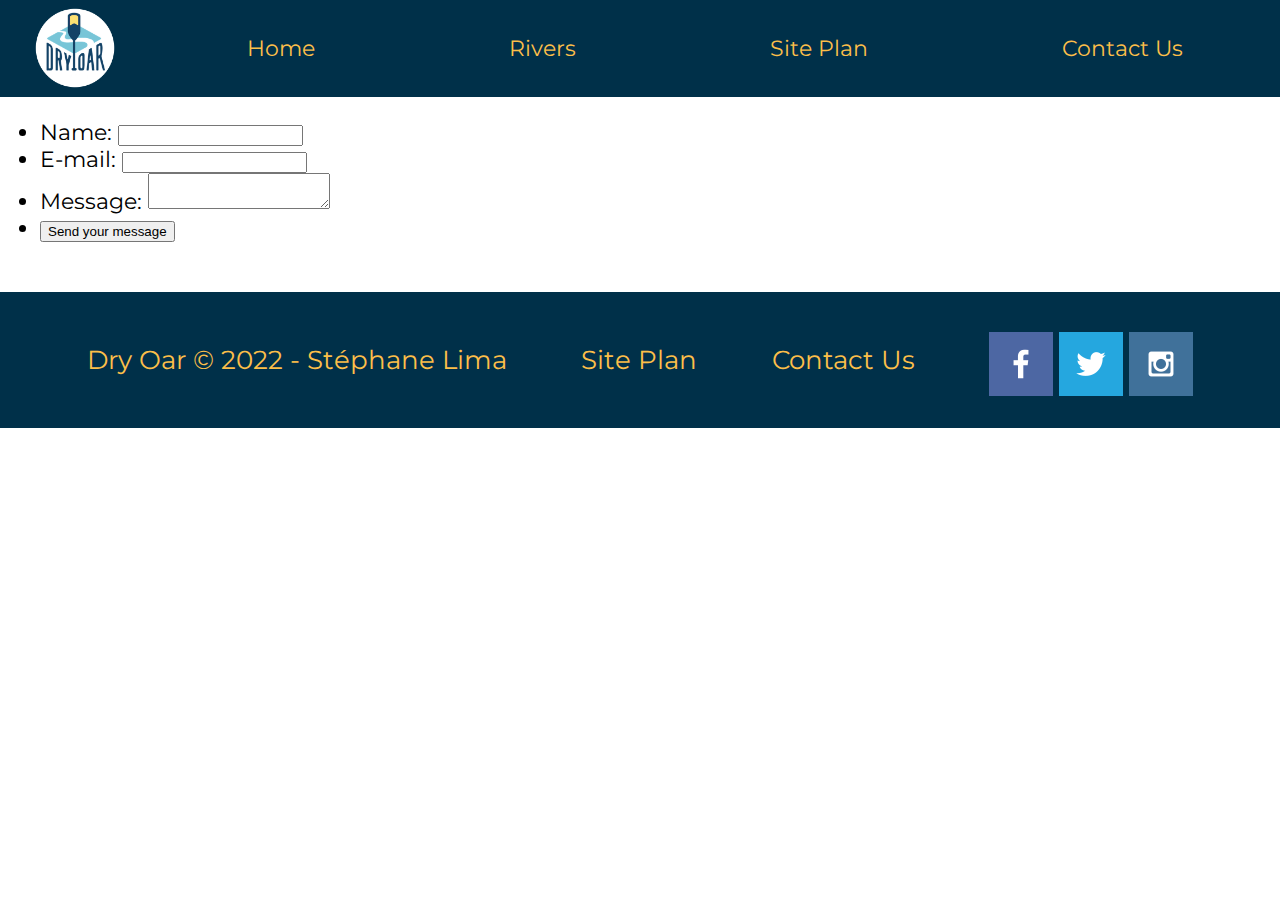
<file: wwr/contactus.html>
<!DOCTYPE html>
<html lang="en">
    <head>
        <meta charset="UTF-8">
        <meta http-equiv="X-UA-Compatible" content="IE=edge">
        <meta name="viewport" content="width=device-width, initial-scale=1.0">
        <title>Whitewater Rafting Vacations | Dry Oar Boating | Contact Us</title>
        <link rel="stylesheet" href="styles/style.css">
    </head>
    
    <body>
        <div id="content">
            <header>
                <a id="logo_link" href="index.html">
                    <img class="logo" src="images/logo.png" alt="Dry Oar Logo">
                </a>
                
                <nav>
                    <a href="index.html">Home</a>
                    <a href="rivers.html">Rivers</a>
                    <a href="site-plan-rafting.html">Site Plan</a>
                    <a href="contactus.html">Contact Us</a>
                </nav>
            </header>
            
            <main>
                <div id="feedback"></div>
                <form action="/my-handling-form-page" method="post">
                    <ul>
                        <li>
                            <label for="name">Name:</label>
                            <input type="text" id="name" name="user_name"/>
                        </li>
                        <li>
                            <label for="mail">E-mail:</label>
                            <input type="email" id="mail" name="user_email"/>
                        </li>
                        <li>
                            <label for="msg">Message:</label>
                            <textarea id="msg" name="user_message"></textarea>
                        </li>
                        <li class="button">
                            <button type="submit">Send your message</button>
                        </li>
                    </ul>
                </form>
            </main>
            
            <footer>
                <p>Dry Oar &copy; 2022 - Stéphane Lima</p>
                <p><a href="site-plan-rafting.html">Site Plan</a></p>
                <p><a href="contactus.html">Contact Us</a></p>
                
                <div class="social">
                    <a href="https://facebook.com" target="_blank"> 
                        <img src="images/facebook.png" alt="fb icon">
                    </a>
                    <a href="https://twitter.com" target="_blank">
                        <img src="images/twitter.png" alt="twitter icon">
                    </a>
                    <a href="https://instagram.com" target="_blank">
                        <img src="images/instagram.png" alt="instagram icon">
                    </a>
                </div>
            
            </footer>
        </div>

        <script>
            // get the feedback div element so we can do something with it.
            const feedbackElement = document.getElementById('feedback');
            // get the form so we can read what was entered in it.
            const formElement = document.forms[0];
            // add a 'listener' to wait for a submission of our form. When that happens run the code below.
            formElement.addEventListener('submit', function(e) {
                // stop the form from doing the default action.
                e.preventDefault();
                // set the contents of our feedback element to a message letting the user know the form was submitted successfully. Notice that we pull the name that was entered in the form to personalize the message!
                feedbackElement.innerHTML = 'Hello '+ formElement.user_name.value +'! Thank you for your message. We will get back with you as soon as possible!';
                // make the feedback element visible.
                feedbackElement.style.display = "block";
                // add a class to move everything down so our message doesn't cover it.
                document.body.classList.toggle('moveDown');
            });
        </script>
    </body>
</html>
</file>
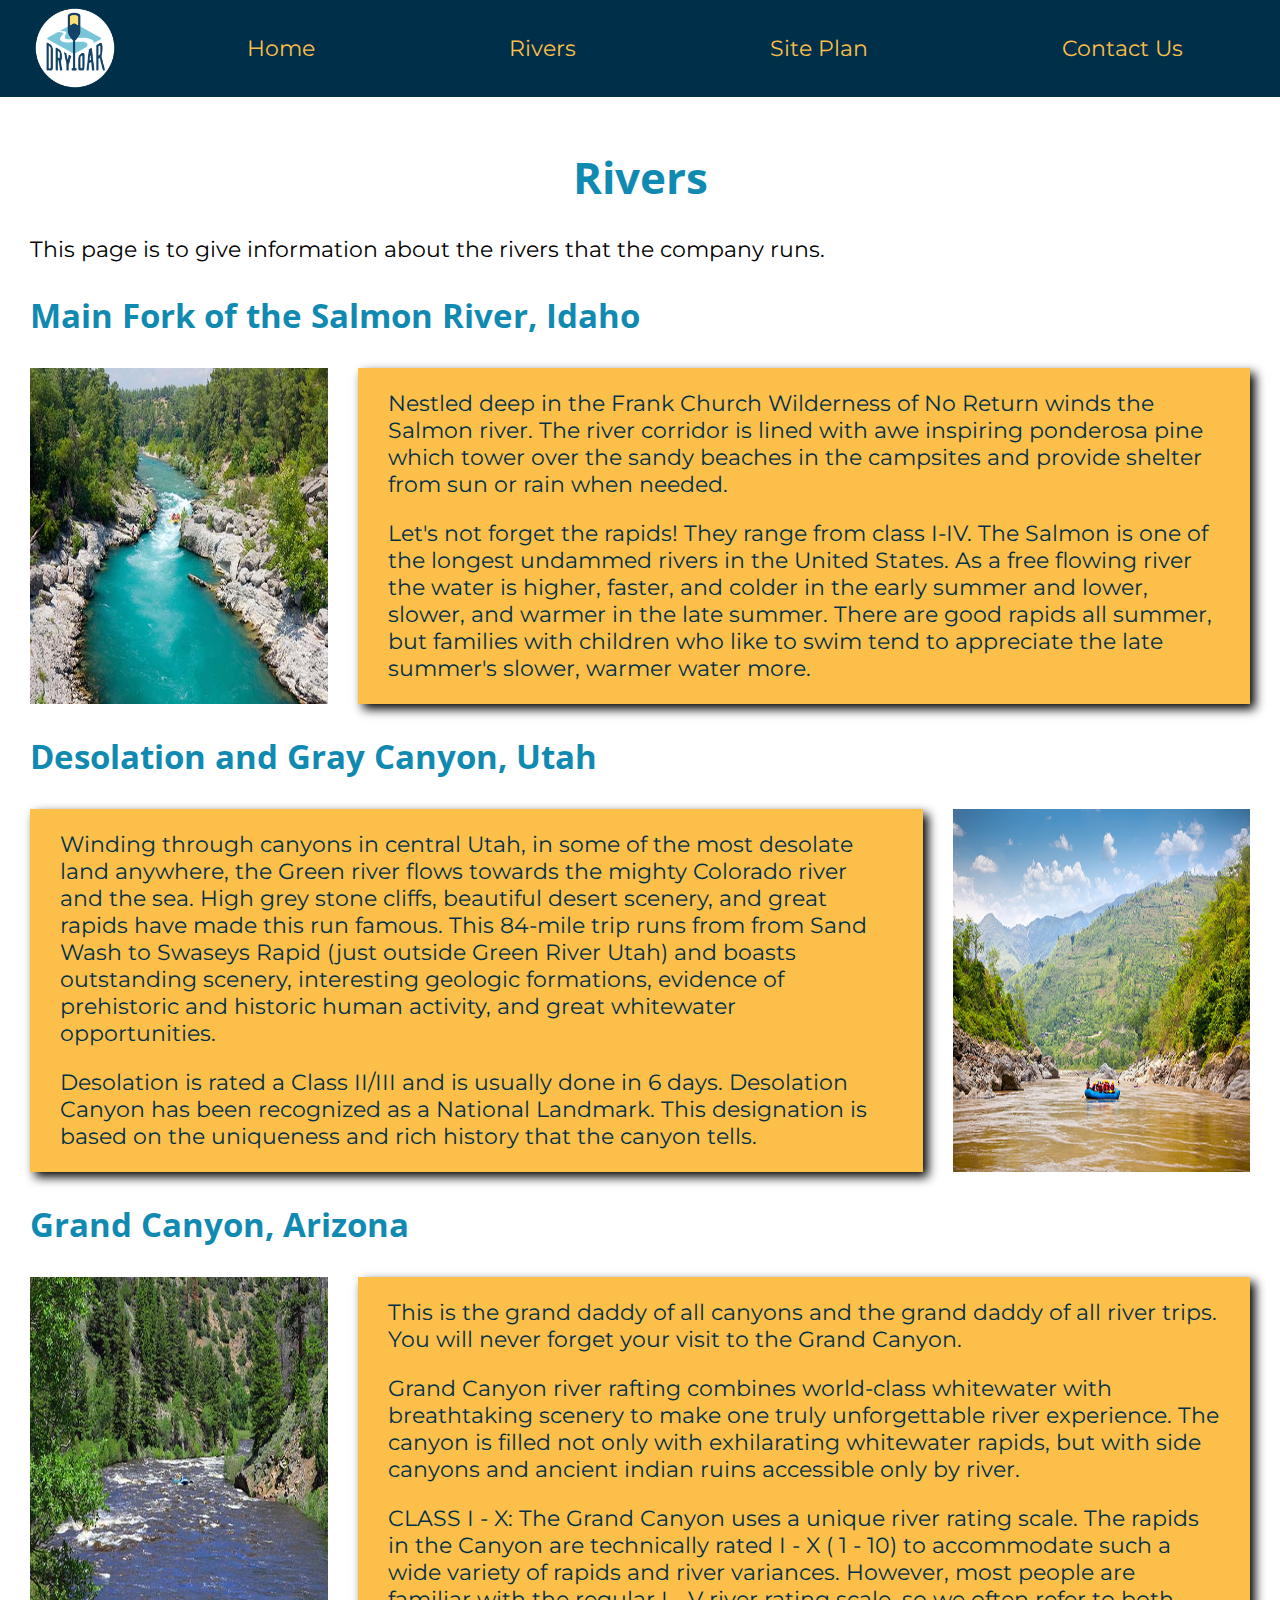
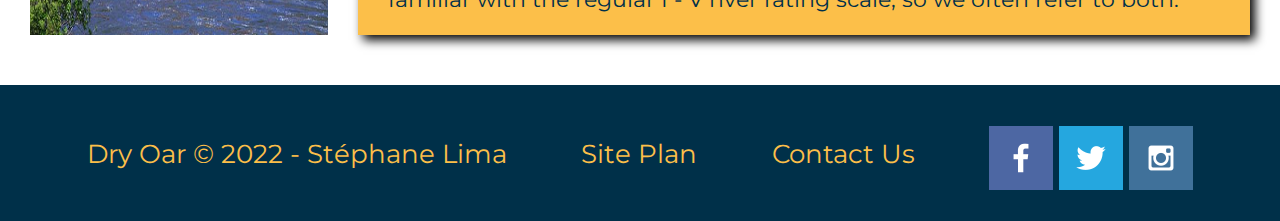
<file: wwr/rivers.html>
<!DOCTYPE html>
<html lang="en">
    <head>
        <meta charset="UTF-8">
        <meta http-equiv="X-UA-Compatible" content="IE=edge">
        <meta name="viewport" content="width=device-width, initial-scale=1.0">
        <title>Whitewater Rafting Vacations | Dry Oar Boating | Rivers</title>
        <link rel="stylesheet" href="styles/style.css">
    </head>
    
    <body>
        <div id="content">
            <header>
                <a id="logo_link" href="index.html">
                    <img class="logo" src="images/logo.png" alt="Dry Oar Logo">
                </a>
                
                <nav>
                    <a href="index.html">Home</a>
                    <a href="rivers.html">Rivers</a>
                    <a href="site-plan-rafting.html">Site Plan</a>
                    <a href="contactus.html">Contact Us</a>
                </nav>
            </header>
            
            <main class="river-grid">
                <div>
                    <h1 class="subpage-title">Rivers</h1>
                    <p>This page is to give information about the rivers that the company runs.</p>
                </div>

                <div>
                    <div class="salmon-river">
                        <h2 class="shaded">Main Fork of the Salmon River, Idaho</h2>
                        <div class="river-grid-left">
                            <img class="salmon-river-img" src="images/rafting58_600.jpg" alt="Main Fork of the Salmon River, Idaho">
                            <div class="rivers-description">
                                <p>Nestled deep in the Frank Church Wilderness of No Return winds the Salmon river. The river corridor is lined with awe inspiring ponderosa pine which tower over the sandy beaches in the campsites and provide shelter from sun or rain when needed.</p>

                                <p>Let's not forget the rapids! They range from class I-IV. The Salmon is one of the longest undammed rivers in the United States. As a free flowing river the water is higher, faster, and colder in the early summer and lower, slower, and warmer in the late summer. There are good rapids all summer, but families with children who like to swim tend to appreciate the late summer's slower, warmer water more.</p>
                            </div>
                        </div>
                    </div>

                    <div class="desolation-river">
                        <h2 class="shaded">Desolation and Gray Canyon, Utah</h2>
                        <div class="river-grid-right">
                            <img class="desolation-river-img" src="images/rafting43_600.jpg" alt="Desolation and Gray Canyon, Utah">
                            <div class="desolation-river-description">
                                <p>Winding through canyons in central Utah, in some of the most desolate land anywhere, the Green river flows towards the mighty Colorado river and the sea. High grey stone cliffs, beautiful desert scenery, and great rapids have made this run famous. This 84-mile trip runs from from Sand Wash to Swaseys Rapid (just outside Green River Utah) and boasts outstanding scenery, interesting geologic formations, evidence of prehistoric and historic human activity, and great whitewater opportunities.</p>

                                <p>Desolation is rated a Class II/III and is usually done in 6 days. Desolation Canyon has been recognized as a National Landmark.  This designation is based on the uniqueness and rich history that the canyon tells.</p>
                            </div>
                        </div>
                    </div>

                    <div class="grand-canyon-river">
                        <h2 class="shaded">Grand Canyon, Arizona</h2>
                        <div class="river-grid-left">
                            <img src="images/rafting61_1024.jpg" alt="Grand Canyon, Arizona">
                            <div class="rivers-description">
                                <p>This is the grand daddy of all canyons and the grand daddy of all river trips. You will never forget your visit to the Grand Canyon.</p>

                                <p>Grand Canyon river rafting combines world-class whitewater with breathtaking scenery to make one truly unforgettable river experience. The canyon is filled not only with exhilarating whitewater rapids, but with side canyons and ancient indian ruins accessible only by river.</p>
                                    
                                <p>CLASS I - X: The Grand Canyon uses a unique river rating scale. The rapids in the Canyon are technically rated I - X ( 1 - 10) to accommodate such a wide variety of rapids and river variances. However, most people are familiar with the regular I - V river rating scale, so we often refer to both.</p>
                            </div>
                        </div>
                    </div>
                </div>

            </main>
            
            <footer>
                <p>Dry Oar &copy; 2022 - Stéphane Lima</p>
                <p><a href="site-plan-rafting.html">Site Plan</a></p>
                <p><a href="contactus.html">Contact Us</a></p>
                
                <div class="social">
                    <a href="https://facebook.com" target="_blank"> 
                        <img src="images/facebook.png" alt="fb icon">
                    </a>
                    <a href="https://twitter.com" target="_blank">
                        <img src="images/twitter.png" alt="twitter icon">
                    </a>
                    <a href="https://instagram.com" target="_blank">
                        <img src="images/instagram.png" alt="instagram icon">
                    </a>
                </div>
            
            </footer>
        </div>
    </body>
</html>
</file>
<file: Animes_News/styles/style.css>
@import url('https://fonts.googleapis.com/css2?family=Montserrat&family=Open+Sans:ital,wght@1,700&display=swap');

#content {
    max-width: 1600px;
    margin: 0 auto;
}

body {
    background-color: white;
    font-family: Montserrat, Arial, sans-serif;
    font-size: 22px;
    margin: 0;
    padding: 0;
}

nav a {
    text-align: center;
    text-decoration: none;
    color: #FCBF49;
    padding: 35px;
}

header {
    background-color: #003049;
    color: #FCBF49;
    display: grid;
    grid-template-columns: 150px auto;
}

nav {
    display: flex;
    justify-content: space-around;
}

nav a:hover {
    background-color: #FCBF49;
    color: #003049;
}

.logo {
    width: 80px;
}

#logo_link {
    padding-top: 5px;
    justify-self: center;
    align-self: center;
}

main {
    margin-left: 70px;
    margin-right: 70px;
}

.home-title {
    color: #118AB2;
    font-family: "Open Sans", "Times New Roman", sans-serif;
    font-size: 2em;
    margin-top: 50px;
    margin-bottom: 30px;
    text-align: center;
}

.home-grid {
    display: grid;
    grid-template-columns: 2.6fr 1.4fr;
    grid-column-gap: 50px;
}

.home-grid h2{
    margin-top: 10px;
    margin-bottom: 30px;
}

.home-grid img {
    grid-column: 1/2;
    grid-row: 1/2;
    width: 100%;
}

.paragraph {
    grid-column: 1/2;
    grid-row: 2/3;
    margin-top: 30px;
}

.shaded {
    color: #118AB2;
    font-family: "Open Sans", "Times New Roman", sans-serif;
    text-align: left;
}

.home-grid h2 {
    text-align: center;
}

table, tr, td, th{
    border: 1px solid black;
    border-spacing: 0;
}

.align {
    display: grid;
    grid-template-columns: 130px auto;
}

aside {
    grid-column: 2/3;
    grid-row: 1/5;
}

.rank-section {
    text-align: center;
    font-size: 50px;
    color: #003049;
}

.table-ranking {
    margin-top: 30px;
    margin-bottom: 30px;
}

.table-ranking img {
    padding: 5px;
    /*width: 173px;*/
}

.table-ranking div {
    margin-left: 20px;
    align-self: center;
}

.table-header th {
    background-color: #FCBF49;
    color: #003049;
    padding: 10px 10px;
}

.table-news img {
    margin: 5px;
    align-self: center;
    width: 130px;
    height: 184px;
}

.table-news div {
    padding-left: 15px;
    padding-right: 15px;
    align-self: center;
}

/* Start CSS for subpage anime-rankings.html here*/

.anime-rankings-page {
    margin-left: 85px;
    margin-right: 85px;  
}

.full-width-img {
    width: 100%;
}

.table-ranking-align {
    display: grid;
    grid-template-columns: 173px auto;
}

.table-ranking-align img {
    width: 173px;
    padding: 10px;
}

.table-ranking-align div {
    margin-left: 30px;
    font-size: larger;
}

#myBtn {
    display: none;
    position: fixed;
    bottom: 20px;
    right: 30px;
    z-index: 99;
    font-size: 18px;
    border: none;
    outline: none;
    background-color: #FCBF49;
    color: #003049;
    cursor: pointer;
    padding: 15px;
    border-radius: 4px;
}
  
#myBtn:hover {
    background-color: #555;
    color: white;
}

.ranking-grid {
    display: grid;
    grid-template-columns: auto;
}

.table-rank-section {
    width: 100px;
}

.table-title-section {
    width: 800px;
}

.table-score-section {
    width: 100px;
}
  
/* Start CSS for subpage anime-rankings.html here*/

.anime-events-page {
    margin-left: 85px;
    margin-right: 85px;
}

.event-grid {
    display: grid;
    grid-template-columns: auto;
}

.event-grid img {
    width: 100%;
    height: 480px;
    margin-top: 30px;
}

.anime-events-paragraph {
    margin-top: 20px;
}

footer {
    background-color: #003049;
    color: #FCBF49;
    padding: 25px 50px;
    margin-top: 50px;
    display: flex;
    justify-content: space-around;
    align-items: center;
}

footer a {
    color: #FCBF49;
    text-decoration: none;
}

footer a:hover {
    color: white;
}

footer p {
    font-size: 1.2em;
}

footer p a:hover {
    text-decoration: underline;
}

footer .social img {
    padding-top: 15px;
}

@media screen and (max-width: 900px) {
    nav, footer {
        flex-direction: column;
    }
    nav a {
        display: block;
        padding: 15px;
    }
    .main {
        margin-left: 50px;
        margin-right: 50px;
    }
    footer {
        margin-top: 25px;
    }
    .home-grid {
        display: block;
    }
    .align {
        display: block;
        padding: 5px;
    }
    .align img {
        width: 95%;
    }
    .table-news {
        width: 100%;
    }
    .table-ranking-align {
        display: block;
    }
    .table-ranking-align img {
        width: 130px;
        padding: 5px;
    }
    .table-ranking-align div { 
        align-self: center;
        font-size: 18px;
    }
    .anime-rankings-page {
        margin-left: 50px;
        margin-right: 50px;
    }
    .table-title-section {
        width: 140px;
    }
    .anime-events-page {
        margin-left: 30px;
        margin-right: 30px;
    }
}
</file>
<file: wwr/styles/style.css>
@import url('https://fonts.googleapis.com/css2?family=Montserrat&family=Open+Sans:ital,wght@1,700&display=swap');

#content {
    max-width: 1600px;
    margin: 0 auto;
}

nav a {
    text-align: center;
    text-decoration: none;
    color: #FCBF49;
    padding: 35px;
}

#hero-msg h1 {
    text-align: center;
}

#hero-msg h4 {
    color: #118AB2;
    text-align: center;
}

.button-box{
    text-align: center;
}

main section {
    text-align: center;
}

#background {
    height: 725px;
    background-color: #003049;
    grid-column: 1/11;
    grid-row: 4/9;
}

body {
    background-color: white;
    font-family: Montserrat, Arial, sans-serif;
    font-size: 22px;
    margin: 0;
    padding: 0;
}

header {
    background-color: #003049;
    color: #FCBF49;
    display: grid;
    grid-template-columns: 150px auto;
}

nav a:hover {
    background-color: #FCBF49;
    color: #003049;
}

.book, .join {
    background-color: #003049;
    color: #FCBF49;
    text-decoration: none;
    font-size: 18px;
    padding: 15px 30px;
    margin-top: 50px;
    border-radius: 5px;
}

.book:hover {
    background-color: #FCBF49;
    color: #003049;
}

.join:hover {
    background-color: #003049;
    color: white;
}

footer {
    background-color: #003049;
    color: #FCBF49;
    padding: 25px 50px;
    margin-top: 50px;
    display: flex;
    justify-content: space-around;
    align-items: center;
}

.msg {
    background-color: #FCBF49;
    /*line-height: 1.5em;*/
    padding: 35px;
    grid-column: 6/10;
    grid-row: 6/7;
    box-shadow: 5px 5px 10px black;
}

footer a {
    color: #FCBF49;
    text-decoration: none;
}

.logo {
    width: 80px;
}

.icon {
    width: 80px;
    padding-top: 10px;
}

#hero-img {
    width: 100%;
}

footer p {
    font-size: 1.2em;
}

footer p a:hover {
    text-decoration: underline;
}

.home-title {
    color: #118AB2;
    font-family: "Open Sans", "Times New Roman", sans-serif;
    font-size: 2em;
    margin-top: 10px;
}

.msg h2 {
    color: #003049;
    font-family: "Open Sans", "Times New Roman", sans-serif;
}

.msg p {
    color: #003049;
    font-size: .8em;
    padding-bottom: 15px;
}

footer a:hover {
    color: white;
}

h2 {
    margin: 0;
}

#logo_link {
    padding-top: 5px;
    justify-self: center;
    align-self: center;
}

footer .social img {
    padding-top: 15px;
}

.rivers-card, .camping-card, .rapids-card {
    margin: 200px 0;
}

.card-img {
    border: 10px solid #003049;
    transition: transform .5s;
    box-shadow: 5px 5px 10px black;
}

.card-img:hover {
    opacity: .6;
    transform: scale(1.1);
}

main section img {
    box-sizing: border-box;
}

.mountains {
    grid-column: 2/7;
    grid-row: 5/8;
    box-shadow: 5px 5px 10px black;
}

nav {
    display: flex;
    justify-content: space-around;
}

#hero {
    display: grid;
    grid-template-columns: 1fr 3fr 1fr;
    margin-top: -100px;
}

#hero-box {
    grid-column: 1/4;
    grid-row:1/3;
    z-index: -1;
}

#hero-msg {
    grid-column: 2/3;
    grid-row: 1/2;
    margin-top: 100px;
}

.home-grid {
    display: grid;
    grid-template-columns: repeat(10, 1fr);
}

.card-img, .mountains {
    width: 100%;
}

.rivers-card {
    grid-column: 2/4;
    grid-row: 2/3;
}

.camping-card {
    grid-column: 5/7;
    grid-row: 2/3;
}

.rapids-card {
    grid-column: 8/10;
    grid-row: 2/3;
}

/* Start CSS for subpage rivers.html here*/

.subpage-title {
    color: #118AB2;
    font-family: "Open Sans", "Times New Roman", sans-serif;
    font-size: 2em;
    text-align: center;
    margin-top: 50px;
}

.river-grid {
    margin: 30px;
}

.river-grid-left {
    display: grid;
    grid-template-columns: 1fr 3fr;
    column-gap: 30px;
    margin-top: 30px;
}

.rivers-description {
    grid-column: 2/3;
    grid-row: 1/2;
    background-color: #FCBF49;
    padding: 0 30px;
    text-align: left;
    color: #003049;
    box-shadow: 5px 5px 10px black;
}

.river-grid-right {
    display: grid;
    grid-template-columns: 3fr 1fr;
    column-gap: 30px;
    margin-top: 30px;
}

.desolation-river-description {
    grid-column: 1/2;
    grid-row: 1/2;
    background-color: #FCBF49;
    color: #003049;
    padding: 0 30px;
    text-align: left;
    box-shadow: 5px 5px 10px black;
}

.river-grid img {
    width: 100%;
    height: 100%;
}

.shaded {
    color: #118AB2;
    font-family: "Open Sans", "Times New Roman", sans-serif;
    /*font-size: 1.5em;*/
    text-align: left;
    margin-top: 30px;
}


@media screen and (max-width: 900px) {
    #hero, .home-grid {
        display: block;
        height: auto;
    }
    nav, footer {
        flex-direction: column;
    }
    nav a {
        display: block;
        padding: 15px;
    }
    #hero {
        margin-top: 0;
    }
    #hero-msg {
        margin-top: 0;
    }
    #hero-msg h4 {
        display: none;
    }
    .home-title {
        font-size: 25px;
        color: #6f7364;
    }
    .rivers-card, .camping-card, .rapids-card { 
        margin: 50px auto;
        width: 60%;
    }
    #background {
        display: none;
    }
    .mountains, .msg {
        width: 80%;
        display: block;
        margin: 0 auto;
    }
    footer {
        margin-top: 25px;
    }
    .river-grid-left {
        display: block;
    }
    .river-grid-right {
        display: block;
    }
    
    .river-grid {
        display: block;
    }
    .river-grid img {
        width: 100%;
    }
    .rivers-description {
        padding: 10px 30px;
        margin-top: 10px;
    }
    .desolation-river-description {
        padding: 10px 30px;
        margin-top: 10px;
    }
}
</file>
<file: positionstyles.css>
/* CSS - Name: "positionstyles.css" */
/* Activity 1 styles */
.content1 {
  /* This is the parent of the activity 1 boxes. */
  display: grid;
  grid-template-columns: 1fr 1fr;
  justify-items: center;
  grid-gap: 20px;
}
.red1 { 
  width: 100%; 
  height: 100px; 
  background-color: red;
  grid-column: 1/3; 

} 
.green1 {
  width: 200px; 
  height: 200px; 
  background-color: green; 

} 
.yellow1 {
  width: 200px; 
  height: 200px; 
  background-color: gold;
} 
.blue1 {
  width: 100%; 
  height: 100px; 
  background-color: blue;
  grid-column: 1/3;
} 
/* Activity 2 styles */ 
.content2 {
  /* This is the parent of the activity 2 boxes. */
  display: grid;
  grid-template-columns: 50px 50px 50px 50px 50px;
  /*grid-template-rows: 50px 50px 50px 50px 50px;*/
}
.red2 {
  width: 100px; 
  height: 100px; 
  background-color: red;
  grid-column: 1/3;
  grid-row: 1/3;
} 
.green2 { 
  width: 100px; 
  height: 100px; 
  background-color: green;
  grid-column: 2/4;
  grid-row: 2/4;
} 
.yellow2 {
  width: 100px; 
  height: 100px; 
  background-color: gold;
  grid-column: 3/5;
  grid-row: 3/5;
} 

.blue2 {
  width: 100px; 
  height: 100px; 
  background-color: blue;
  grid-column: 4/6;
  grid-row: 4/6;
}
/* Activity 3 styles */ 
.content3 {
  /* This is the parent of the activity 3 boxes. */
  display: grid;
  grid-template-columns: 400px 400px;
  /*grid-template-columns: 1fr 1fr;*/
  grid-column-gap: 80px;
}
.red3 {
  width: 100%; 
  height: 100px; 
  background-color: red;
  grid-column: 1/3; 
} 
.green3 {
  width: 100%; 
  height: 200px; 
  background-color: green;
  grid-column: 1/2;
  justify-self: left;
}
.yellow3 {
  width: 100%; 
  height: 200px; 
  background-color: gold;
  grid-column: 2/3;
  justify-self: right;
} 
.blue3 {
  width: 100%;
  height: 100px; 
  background-color: blue;
  grid-column: 1/3; 
} 
/* Activity 4 styles */ 
.content4 {
  /* This is the parent of the activity 4 boxes. */
  height: 400px;
  display: grid;
  /*grid-template-columns: 1fr 1fr;*/
  grid-template-columns: 300px 300px;
}
.red4 {
  width: 100%; 
  height: 400px; 
  background-color: red;
  grid-row: 1/4;
} 
.green4 {
  width: 100%; 
  height: 133.33px; 
  background-color: green;
  grid-row: 1/2;
} 
.yellow4 {
  width: 100%; 
  height: 133.33px; 
  background-color: gold;
  grid-row: 2/3;
} 
.blue4 {
  width: 100%; 
  height: 133.33px; 
  background-color: blue;
  grid-row: 3/4; 
} 
/* Activity 5 styles */ 
.content5 {
  /* This is the parent of the activity 5 boxes. */
  height: 400px;
}
.red5 { 
  width: 870px; 
  height: 87px; 
  background-color: red;
} 
.green5 { 
  width: 170px; 
  height: 170px; 
  background-color: green;
  float: left;
  margin-bottom: 10px;
} 
.yellow5 {
  width: 870px; 
  height: 227px; 
  background-color: gold;
  clear: right;
} 
.blue5 {
  width: 870px; 
  height: 87px; 
  background-color: blue; 
} 
/* Activity 6 styles */ 
.content6 {
  /* This is the parent of the activity 6 boxes. */
  display: grid;
  grid-template-columns: 100px 100px 100px 100px 100px 100px;
}
.red6 {
  width: 400px; 
  height: 200px; 
  background-color: red;
  grid-column: 1/5;
  grid-row: 1/3
} 
.green6 {
  width: 200px; 
  height: 200px; 
  background-color: green;
  grid-column: 1/3;
  grid-row: 5/7;
  z-index: 1;
} 
.yellow6 {
  width: 200px; 
  height: 400px; 
  background-color: gold;
  grid-column: 5/7;
  grid-row: 3/7;
  z-index: 1;
} 
.blue6 {
  width: 400px; 
  height: 400px; 
  background-color: blue;
  grid-column: 2/6;
  grid-row: 2/6;
} 


/* Do not make any changes below here */
.activity {
  width: 70%; 
  margin: 20px auto; 
  font-family: Arial, sans-serif; 
  border: 1px solid black; 
  padding: 10px; 
  clear:both; 
  overflow: auto;
} 

.hint {
  border: 1px solid grey;
  background: #e0e0e0;
  padding: .5em;
  position: relative;
  margin: 1em 0;
}
.hint h3 {
  margin: 0;
}
.hint:hover {
  background: #d0d0d0;
}
.hint > div {
  display: none;
}

.hint input[type=checkbox] {
  position: absolute;
  width: 100%;
  height: 100%;
  opacity: 0;
  z-index: 1;
  cursor: pointer;
}

.hint input[type=checkbox]:checked ~ div {
  display: block;
}

.hint i {
  position: absolute;
  transform: translate(-6px, 0);
  margin-top: 16px;
  right: 10px;
  top: -3px;
}
.hint i:before, .hint i:after {
  content: "";
  position: absolute;
  background-color: black;
  width: 3px;
  height: 9px;
}
.hint i:before {
  transform: translate(2px, 0) rotate(45deg);
}
.hint i:after {
  transform: translate(-2px, 0) rotate(-45deg);
}

.hint input[type=checkbox]:checked ~ i:before {
  transform: translate(-2px, 0) rotate(45deg);
}
.hint input[type=checkbox]:checked ~ i:after {
  transform: translate(2px, 0) rotate(-45deg);
}
.hint a {
  position: relative;
  z-index: 1;
}
</file>
<file: Animes_News/styles/site-plan.css>
/* if you are using any Google fonts change the font names below to your fonts. 
Any spaces in your font name should be replaced with a +. 
Fonts are separated by a | */
@import url('https://fonts.googleapis.com/css2?family=Montserrat&family=Open+Sans:ital,wght@1,700&display=swap');

:root {
  /* change the values below to your colors from your palette */
  --primary-color: #003049   ;
  --secondary-color: #FCBF49 ;
  --accent1-color: #118AB2;
  --accent2-color: white;

  /* change the values below to your chosen font(s) */
  --heading-font: "Open Sans", "Times New Roman", sans-serif;
  --paragraph-font: Montserrat, Arial, sans-serif;

  /* these colors below should be chosen from among your palette colors above */
  --headline-color-on-white: #118AB2;  /* headlines on a white background */ 
  --headline-color-on-color: #ffffff; /* headlines on a colored background */ 
  --paragraph-color-on-white: #118AB2; /* paragraph text on a white background */ 
  --paragraph-color-on-color: white; /* paragraph text on a colored background */ 
  --paragraph-background-color: #003049  ;
  --nav-link-color: #FCBF49;
  --nav-background-color: #003049;
  --nav-hover-link-color: #003049;
  --nav-hover-background-color: #FCBF49;
}


/*  Look around below...but DON'T CHANGE ANYTHING! */

body {
  max-width: 1200px;
  margin: 0 auto;
  padding: 4em;
  font-size: 18px;
  text-align: center;
}
img {
  display: block;
  margin: 0 auto;
}
h1, h2, h3, h4, h5, h6 {
  font-family: var(--heading-font);
  color: var(--headline-color-on-white);
}
h2 {
  text-align: center;
}
hr {
  height: 3px;
  margin: 35px 0;
  background: var(--accent1-color);
}
header {
  padding: 1em;
  text-align: center;
  color: var(--paragraph-color-on-color);
  background-color: var(--paragraph-background-color);
}
header > h1, header > h2 {
  color: var(--headline-color-on-color);
}

p {
  font-family: var(--paragraph-font);
  color: var(--paragraph-color);
  padding: 1em;
}
.colors {
  width: 100%;
  min-width: 350px;
  margin: 30px auto;
  text-align: center;
}
.colors th {
  background-color: #999;
}
.colors td{
  width: 25%;
  height: 3em;
}

.primary {
  background-color: var(--primary-color);
}
.secondary {
  background-color: var(--secondary-color);
}
.accent1 {
  background-color: var(--accent1-color);
}
.accent2{
  background-color: var(--accent2-color);
}

p.colored {
  background-color: var(--paragraph-background-color);
  color: var(--paragraph-color-on-color);
}

nav {
  background-color: var(--nav-background-color);
  line-height: 3em;
  text-align: center;
  font-size: 1.2em;
}
nav  {
  list-style-type: none;
  display: flex;

}
nav a {
  padding:1em;
  min-width: 120px;
  text-decoration: none;
  padding: 10px;

}
nav a:link, nav a:visited {
  color: var(--nav-link-color);
}
nav a:hover {
  color: var(--nav-hover-link-color);
  background-color: var(--nav-hover-background-color);
}

.sitemap {
  display: grid;
  justify-content: center;

  grid-template-columns: repeat(6, 15%);
  grid-template-rows: 3em 1.5em 1.5em 3em;
  grid-template-areas: ". . home home . ."
    ". . . top . ."
    ". left left right right ."
    "page2 page2 . . page3 page3";
}
.sitemap > div {

  text-align: center;

}
.sm-home {
  grid-area: home;
  background-color: #ccc;
  line-height: 3em;
}
.sm-page2 {
  grid-area: page2;
  background-color: #ccc;
  line-height: 3em;
}
.sm-page3 {
  grid-area: page3;
  background-color: #ccc;
  line-height: 3em;
}

.top {
  grid-area: top;
  border-left: 1px solid;
}

.left {
  grid-area: left;
  border-top: 1px solid;
  border-left: 1px solid;
}

.right {
  grid-area: right;
  border-top: 1px solid;
  border-right: 1px solid;
}
</file>
